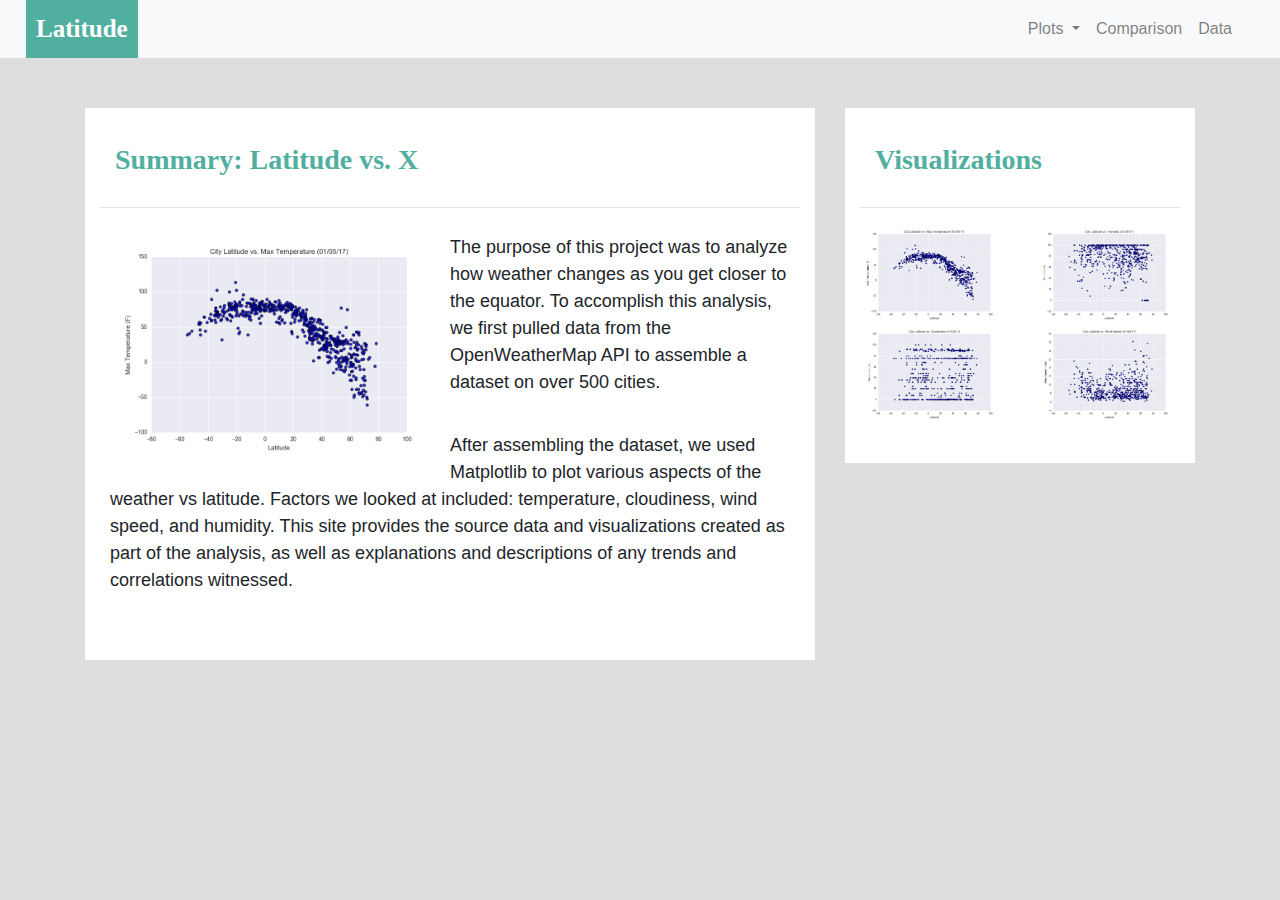
<file: index.html>
<!DOCTYPE html>
<html lang="en">

<head>
  <meta charset="UTF-8">
  <title>Summary</title>
  <link rel="stylesheet" href="https://stackpath.bootstrapcdn.com/bootstrap/4.3.1/css/bootstrap.min.css" integrity="sha384-ggOyR0iXCbMQv3Xipma34MD+dH/1fQ784/j6cY/iJTQUOhcWr7x9JvoRxT2MZw1T" crossorigin="anonymous">

  <script src="https://code.jquery.com/jquery-3.3.1.slim.min.js" integrity="sha384-q8i/X+965DzO0rT7abK41JStQIAqVgRVzpbzo5smXKp4YfRvH+8abtTE1Pi6jizo" crossorigin="anonymous"></script>
  <script src="https://cdnjs.cloudflare.com/ajax/libs/popper.js/1.14.7/umd/popper.min.js" integrity="sha384-UO2eT0CpHqdSJQ6hJty5KVphtPhzWj9WO1clHTMGa3JDZwrnQq4sF86dIHNDz0W1" crossorigin="anonymous"></script>
  <script src="https://stackpath.bootstrapcdn.com/bootstrap/4.3.1/js/bootstrap.min.js" integrity="sha384-JjSmVgyd0p3pXB1rRibZUAYoIIy6OrQ6VrjIEaFf/nJGzIxFDsf4x0xIM+B07jRM" crossorigin="anonymous"></script>

  <link rel="stylesheet" href="style.css">
</head>
<body>
    
    <!--Navbar adjustments-->
    <nav class="navbar navbar-expand-lg navbar-light bg-light">
        <!-- <div class="container"> -->
            <a class="navbar-brand text-white" href="index.html" >Latitude</a>
            <button class="navbar-toggler" type="button" data-toggle="collapse" data-target="#navbarSupportedContent" aria-controls="navbarSupportedContent" aria-expanded="false" aria-label="Toggle navigation">
                <span class="navbar-toggler-icon"></span>
            </button>
            
            <div class="collapse navbar-collapse" id="navbarSupportedContent">
                <ul class="navbar-nav ml-auto">    
                    <li class="nav-item dropdown">
                        <a class="nav-link dropdown-toggle" href="#" id="navbarDropdown" role="button" data-toggle="dropdown" aria-haspopup="true" aria-expanded="false">
                            Plots
                        </a>
                        <div class="dropdown-menu dropdown-menu-right" aria-labelledby="navbarDropdown">
                            <a class="dropdown-item" href="visualizations/Temperature.html">Max Temperature</a>
                            <a class="dropdown-item" href="visualizations/Humid.html">Humidity</a>
                            <a class="dropdown-item" href="visualizations/Cloud.html">Cloudiness</a>
                            <a class="dropdown-item" href="visualizations/Wind.html">Wind Speed</a>
                        </div>
                    </li>
                    <li class="nav-item">
                        <a class="nav-link" href="WebVisualizations/Compare.html">Comparison</a>
                    </li>
                    <li class="nav-item">
                        <a class="nav-link" href="WebVisualizations/Data.html">Data</a>
                    </li>
                </ul>
            </div>
        <!-- </div> -->
    </nav>
    
    <!--create container, rows and columns and add images -->
    <div class="container content">    
        <div class="row">
            <div class="col-md-8">
                <div class="col-md-12">
                    <h3>Summary: Latitude vs. X </h3>
                    <hr>
                    <div class="thumbnail">
                        <img class="img-thumbnail float-left" src="Resources/assets/images/Fig1.png " width="50%" alt="temperature">
                    </div>
                    <p>The purpose of this project was to analyze how weather changes as you get closer to the equator. To accomplish this analysis, we first pulled data from the OpenWeatherMap API to assemble a dataset on over 500 cities.  </p> 
                    
                    <p>After assembling the dataset, we used Matplotlib to plot various aspects of the weather vs latitude. Factors we looked at included: temperature, cloudiness, wind speed, and humidity. This site provides the source data and visualizations created as part of the analysis, as well as explanations and descriptions of any trends and correlations witnessed.</p>
                </div>
            </div>
            <!--visualization adjustments-->
            <div class="col-md-4">
                <div class="col-md-12">
                    <h3>Visualizations</h3>
                    <hr>
                    <div class="row">
                        <div class="col-3 col-md-6">
                            <a href="visualizations/Temperature.html"><img src="Resources/assets/images/Fig1.png" width="100%"  alt="temperature">
                            </a> 
                        </div>
                        <div class="col-3 col-md-6">
                            <a href="visualizations/Humid.html"><img src="Resources/assets/images/Fig2.png" width="100%" alt="humidity"></a>
                        </div>
                   
                        <div class="col-3 col-md-6">
                            <a href="visualizations/Cloud.html"><img src="Resources/assets/images/Fig3.png" width="100%"  alt="cloudiness"></a>
                        </div>

                        <div class="col-3 col-md-6">
                            <a href="visualizations/Wind.html"><img src="Resources/assets/images/Fig4.png"width="100%"  alt="wind speed"></a>
                        </div>
                    </div>
                </div>
            </div>
        </div>
    </div>
    
</body>
</file>
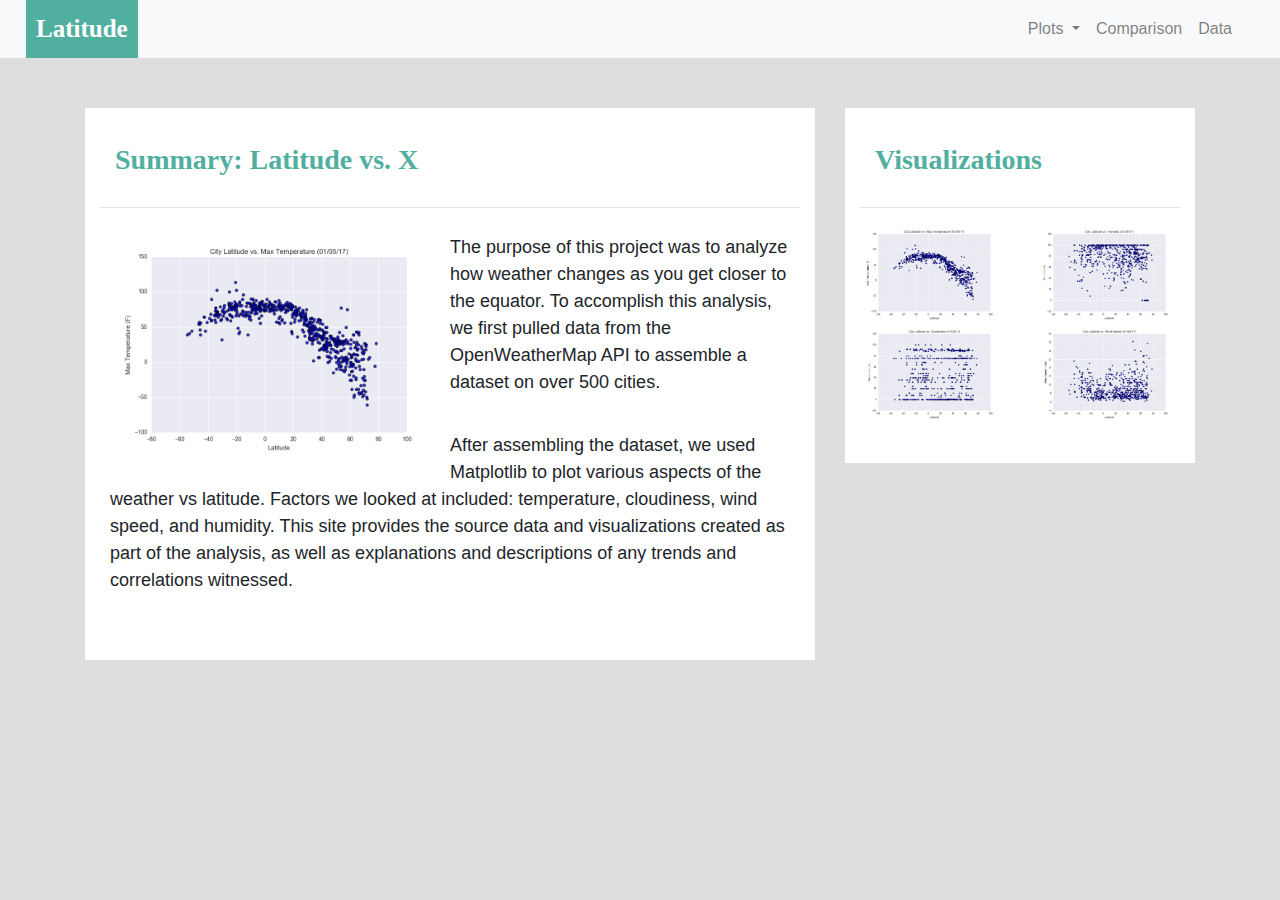
<file: WebVisualizations/index.html>
<!DOCTYPE html>
<html lang="en">

<head>
  <meta charset="UTF-8">
  <title>Summary</title>
  <link rel="stylesheet" href="https://stackpath.bootstrapcdn.com/bootstrap/4.3.1/css/bootstrap.min.css" integrity="sha384-ggOyR0iXCbMQv3Xipma34MD+dH/1fQ784/j6cY/iJTQUOhcWr7x9JvoRxT2MZw1T" crossorigin="anonymous">

  <script src="https://code.jquery.com/jquery-3.3.1.slim.min.js" integrity="sha384-q8i/X+965DzO0rT7abK41JStQIAqVgRVzpbzo5smXKp4YfRvH+8abtTE1Pi6jizo" crossorigin="anonymous"></script>
  <script src="https://cdnjs.cloudflare.com/ajax/libs/popper.js/1.14.7/umd/popper.min.js" integrity="sha384-UO2eT0CpHqdSJQ6hJty5KVphtPhzWj9WO1clHTMGa3JDZwrnQq4sF86dIHNDz0W1" crossorigin="anonymous"></script>
  <script src="https://stackpath.bootstrapcdn.com/bootstrap/4.3.1/js/bootstrap.min.js" integrity="sha384-JjSmVgyd0p3pXB1rRibZUAYoIIy6OrQ6VrjIEaFf/nJGzIxFDsf4x0xIM+B07jRM" crossorigin="anonymous"></script>

  <link rel="stylesheet" href="style.css">
</head>
<body>
    
    <!--Navbar adjustments-->
    <nav class="navbar navbar-expand-lg navbar-light bg-light">
        <!-- <div class="container"> -->
            <a class="navbar-brand text-white" href="index.html" >Latitude</a>
            <button class="navbar-toggler" type="button" data-toggle="collapse" data-target="#navbarSupportedContent" aria-controls="navbarSupportedContent" aria-expanded="false" aria-label="Toggle navigation">
                <span class="navbar-toggler-icon"></span>
            </button>
            
            <div class="collapse navbar-collapse" id="navbarSupportedContent">
                <ul class="navbar-nav ml-auto">    
                    <li class="nav-item dropdown">
                        <a class="nav-link dropdown-toggle" href="#" id="navbarDropdown" role="button" data-toggle="dropdown" aria-haspopup="true" aria-expanded="false">
                            Plots
                        </a>
                        <div class="dropdown-menu dropdown-menu-right" aria-labelledby="navbarDropdown">
                            <a class="dropdown-item" href="../visualizations/Temperature.html">Max Temperature</a>
                            <a class="dropdown-item" href="../visualizations/Humid.html">Humidity</a>
                            <a class="dropdown-item" href="../visualizations/Cloud.html">Cloudiness</a>
                            <a class="dropdown-item" href="../visualizations/Wind.html">Wind Speed</a>
                        </div>
                    </li>
                    <li class="nav-item">
                        <a class="nav-link" href="Compare.html">Comparison</a>
                    </li>
                    <li class="nav-item">
                        <a class="nav-link" href="Data.html">Data</a>
                    </li>
                </ul>
            </div>
        <!-- </div> -->
    </nav>
    
    <!--create container, rows and columns and add images -->
    <div class="container content">    
        <div class="row">
            <div class="col-md-8">
                <div class="col-md-12">
                    <h3>Summary: Latitude vs. X </h3>
                    <hr>
                    <div class="thumbnail">
                        <img class="img-thumbnail float-left" src="../Resources/assets/images/Fig1.png " width="50%" alt="temperature">
                    </div>
                    <p>The purpose of this project was to analyze how weather changes as you get closer to the equator. To accomplish this analysis, we first pulled data from the OpenWeatherMap API to assemble a dataset on over 500 cities.  </p> 
                    
                    <p>After assembling the dataset, we used Matplotlib to plot various aspects of the weather vs latitude. Factors we looked at included: temperature, cloudiness, wind speed, and humidity. This site provides the source data and visualizations created as part of the analysis, as well as explanations and descriptions of any trends and correlations witnessed.</p>
                </div>
            </div>
            <!--visualization adjustments-->
            <div class="col-md-4">
                <div class="col-md-12">
                    <h3>Visualizations</h3>
                    <hr>
                    <div class="row">
                        <div class="col-3 col-md-6">
                            <a href="../visualizations/Temperature.html"><img src="../Resources/assets/images/Fig1.png" width="100%"  alt="temperature">
                            </a> 
                        </div>
                        <div class="col-3 col-md-6">
                            <a href="../visualizations/Humid.html"><img src="../Resources/assets/images/Fig2.png" width="100%" alt="humidity"></a>
                        </div>
                   
                        <div class="col-3 col-md-6">
                            <a href="../visualizations/Cloud.html"><img src="../Resources/assets/images/Fig3.png" width="100%"  alt="cloudiness"></a>
                        </div>

                        <div class="col-3 col-md-6">
                            <a href="../visualizations/Wind.html"><img src="../Resources/assets/images/Fig4.png"width="100%"  alt="wind speed"></a>
                        </div>
                    </div>
                </div>
            </div>
        </div>
    </div>
    
</body>
</file>
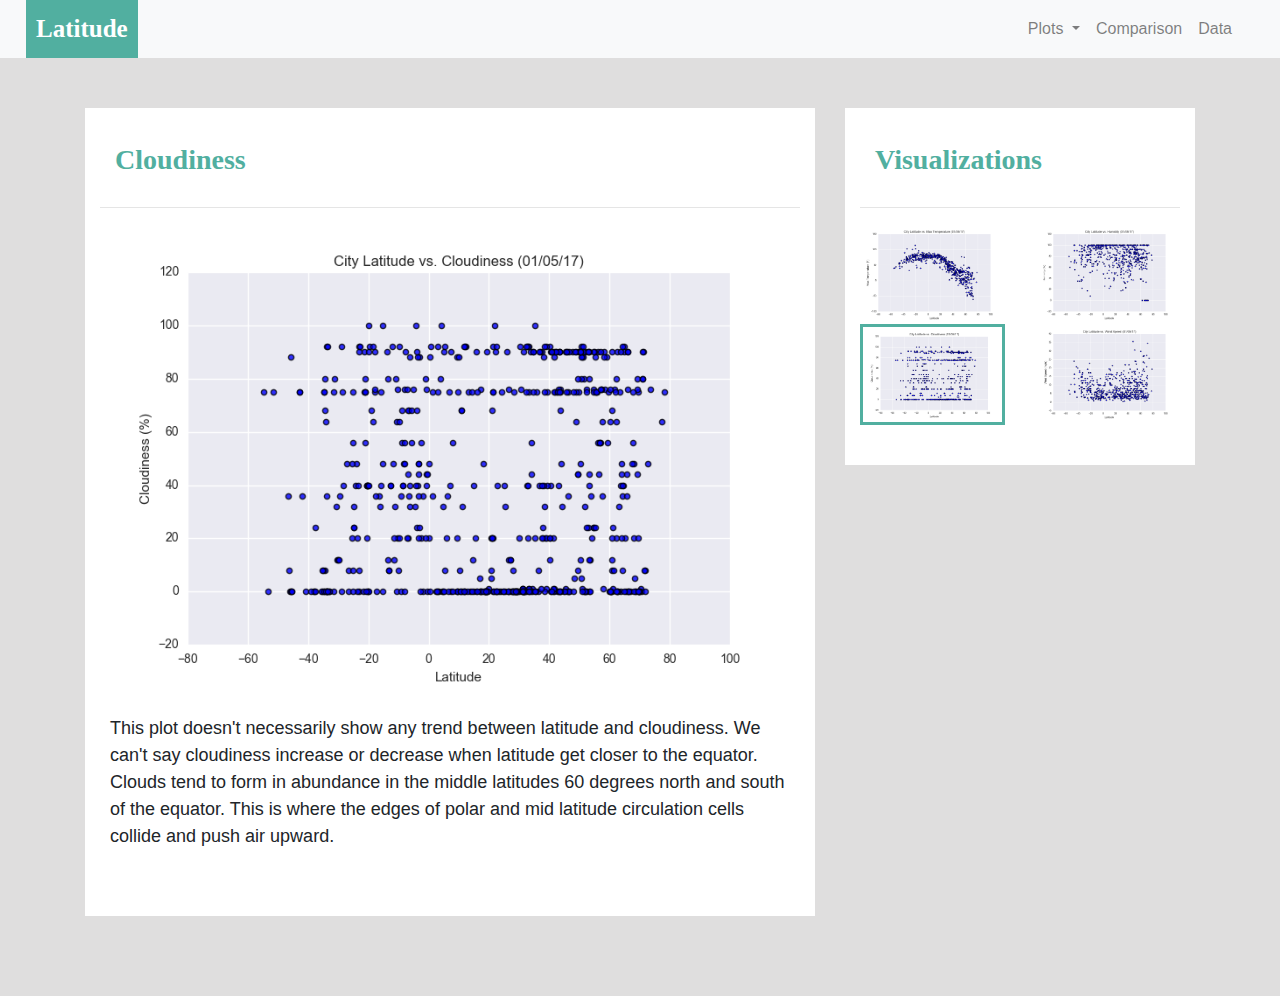
<file: visualizations/Cloud.html>
<!DOCTYPE html>
<html lang="en">

<head>
  <meta charset="UTF-8">
  <title>Cloudiness</title>
  <link rel="stylesheet" href="https://stackpath.bootstrapcdn.com/bootstrap/4.3.1/css/bootstrap.min.css" integrity="sha384-ggOyR0iXCbMQv3Xipma34MD+dH/1fQ784/j6cY/iJTQUOhcWr7x9JvoRxT2MZw1T" crossorigin="anonymous">

  <script src="https://code.jquery.com/jquery-3.3.1.slim.min.js" integrity="sha384-q8i/X+965DzO0rT7abK41JStQIAqVgRVzpbzo5smXKp4YfRvH+8abtTE1Pi6jizo" crossorigin="anonymous"></script>
  <script src="https://cdnjs.cloudflare.com/ajax/libs/popper.js/1.14.7/umd/popper.min.js" integrity="sha384-UO2eT0CpHqdSJQ6hJty5KVphtPhzWj9WO1clHTMGa3JDZwrnQq4sF86dIHNDz0W1" crossorigin="anonymous"></script>
  <script src="https://stackpath.bootstrapcdn.com/bootstrap/4.3.1/js/bootstrap.min.js" integrity="sha384-JjSmVgyd0p3pXB1rRibZUAYoIIy6OrQ6VrjIEaFf/nJGzIxFDsf4x0xIM+B07jRM" crossorigin="anonymous"></script>

  <link rel="stylesheet" href="style.css">
</head>
<body>
    <!--Navbar adjustments-->
    <nav class="navbar navbar-expand-lg navbar-light bg-light">
        <!-- <div class="container"> -->
            <a class="navbar-brand text-white" href="../index.html">Latitude</a>
            <button class="navbar-toggler" type="button" data-toggle="collapse" data-target="#navbarSupportedContent" aria-controls="navbarSupportedContent" aria-expanded="false" aria-label="Toggle navigation">
                <span class="navbar-toggler-icon"></span>
            </button>
                
            <div class="collapse navbar-collapse" id="navbarSupportedContent">
                <ul class="navbar-nav ml-auto">    
                    <li class="nav-item dropdown">
                        <a class="nav-link dropdown-toggle" href="#" id="navbarDropdown" role="button" data-toggle="dropdown" aria-haspopup="true" aria-expanded="false">
                            Plots
                        </a>
                        <div class="dropdown-menu dropdown-menu-right" aria-labelledby="navbarDropdown">
                            <a class="dropdown-item" href="Temperature.html">Max Temperature</a>
                            <a class="dropdown-item" href="Humid.html">Humidity</a>
                            <a class="dropdown-item" href="Cloud.html">Cloudiness</a>
                            <a class="dropdown-item" href="Wind.html">Wind Speed</a>
                        </div>
                    </li>
                    <li class="nav-item">
                        <a class="nav-link" href="../WebVisualizations/Compare.html">Comparison</a>
                    </li>
                    <li class="nav-item">
                        <a class="nav-link" href="../WebVisualizations/Data.html">Data</a>
                    </li>
                </ul>
            </div>
        <!-- </div>  -->
    </nav>
    <!--cloudiness content adjustments-->
    <div class="container content">
        <div class="row">
            <div class="col-md-8">
                <div class="col-md-12">
                    <h3>Cloudiness</h3>
                    <hr>
                    <img src="../Resources/assets/images/Fig3.png" width="100%" alt="cloudiness">
                    <br>
                    <p>This plot doesn't necessarily show any trend between latitude and cloudiness. We can't say cloudiness increase or decrease when latitude get closer to the equator. Clouds tend to form in abundance in the middle latitudes 60 degrees north and south of the equator. This is where the edges of polar and mid latitude circulation cells collide and push air upward. </p>
                </div>
            </div>
            <!--visualizations container adjustments-->
            <div class="col-md-4">
                <div class="col-md-12">
                    <h3>Visualizations</h3>
                    <hr>
                    <div class="row">
                        <div class="col-3 col-md-6">
                            <a href="Temperature.html"><img src="../Resources/assets/images/Fig1.png" width="100%" alt="temprature"></a>
                        </div>
                       
                        <div class="col-3 col-md-6">
                            <a href="Humid.html"><img src="../Resources/assets/images/Fig2.png" width="100%" alt="humidity"></a>
                        </div>
                    
                        <div class="col-3 col-md-6">
                            <a href="Cloud.html"><img class="pic" src="../Resources/assets/images/Fig3.png" width="100%" alt="cloudiness"></a>
                        </div>
                        
                        <div class="col-3 col-md-6">
                            <a href="Wind.html"><img src="../Resources/assets/images/Fig4.png" width="100%" alt="windspeed"></a>
                        </div>
                    </div>
                </div>
            </div>            
        </div>    
    </div>
    
</body>
</html>
</file>
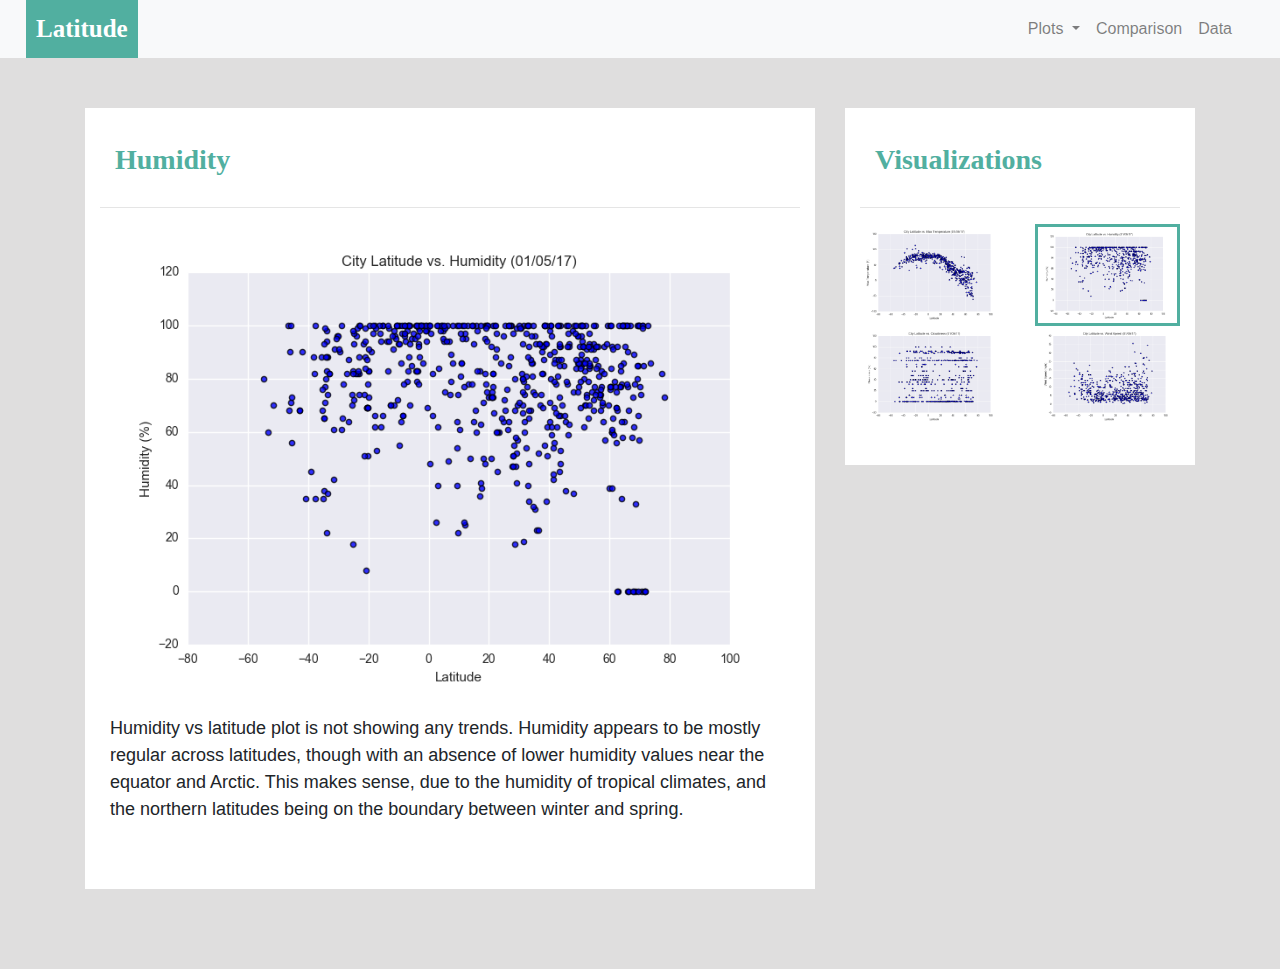
<file: visualizations/Humid.html>
<!DOCTYPE html>
<html lang="en">

<head>
  <meta charset="UTF-8">
  <title>Humidity</title>
  <link rel="stylesheet" href="https://stackpath.bootstrapcdn.com/bootstrap/4.3.1/css/bootstrap.min.css" integrity="sha384-ggOyR0iXCbMQv3Xipma34MD+dH/1fQ784/j6cY/iJTQUOhcWr7x9JvoRxT2MZw1T" crossorigin="anonymous">

  <script src="https://code.jquery.com/jquery-3.3.1.slim.min.js" integrity="sha384-q8i/X+965DzO0rT7abK41JStQIAqVgRVzpbzo5smXKp4YfRvH+8abtTE1Pi6jizo" crossorigin="anonymous"></script>
  <script src="https://cdnjs.cloudflare.com/ajax/libs/popper.js/1.14.7/umd/popper.min.js" integrity="sha384-UO2eT0CpHqdSJQ6hJty5KVphtPhzWj9WO1clHTMGa3JDZwrnQq4sF86dIHNDz0W1" crossorigin="anonymous"></script>
  <script src="https://stackpath.bootstrapcdn.com/bootstrap/4.3.1/js/bootstrap.min.js" integrity="sha384-JjSmVgyd0p3pXB1rRibZUAYoIIy6OrQ6VrjIEaFf/nJGzIxFDsf4x0xIM+B07jRM" crossorigin="anonymous"></script>

  <link rel="stylesheet" href="style.css">
</head>
<body>
    <!--Navbar adjustments-->
    <nav class="navbar navbar-expand-lg navbar-light bg-light">
        <!-- <div class="container"> -->
            <a class="navbar-brand text-white" href="../index.html">Latitude</a>
            <button class="navbar-toggler" type="button" data-toggle="collapse" data-target="#navbarSupportedContent" aria-controls="navbarSupportedContent" aria-expanded="false" aria-label="Toggle navigation">
                <span class="navbar-toggler-icon"></span>
            </button>
                
            <div class="collapse navbar-collapse" id="navbarSupportedContent">
                <ul class="navbar-nav ml-auto">    
                    <li class="nav-item dropdown">
                        <a class="nav-link dropdown-toggle" href="#" id="navbarDropdown" role="button" data-toggle="dropdown" aria-haspopup="true" aria-expanded="false">
                            Plots
                        </a>
                        <div class="dropdown-menu dropdown-menu-right" aria-labelledby="navbarDropdown">
                            <a class="dropdown-item" href="Temperature.html">Max Temperature</a>
                            <a class="dropdown-item" href="Humid.html">Humidity</a>
                            <a class="dropdown-item" href="Cloud.html">Cloudiness</a>
                            <a class="dropdown-item" href="Wind.html">Wind Speed</a>
                        </div>
                    </li>
                    <li class="nav-item">
                        <a class="nav-link" href="../WebVisualizations/Compare.html">Comparison</a>
                    </li>
                    <li class="nav-item">
                        <a class="nav-link" href="../WebVisualizations/Data.html">Data</a>
                    </li>
                </ul>
            </div>
        <!-- </div> -->
    </nav>

    <div class="container content">
        <div class="row">
            <div class="col-md-8">
                <div class="col-md-12">
                    <h3>Humidity</h3>
                    <hr>
                    
                    <img src="../Resources/assets/images/Fig2.png" width="100%" alt="humidity">
                    <br>
                    <p>Humidity vs latitude plot is not showing any trends. Humidity appears to be mostly regular across latitudes, though with an absence of lower humidity values near the equator and Arctic. This makes sense, due to the humidity of tropical climates, and the northern latitudes being on the boundary between winter and spring.  </p>
                </div>
            </div>
<!--visualization part of the page-->            
            <div class="col-md-4">
                <div class="col-md-12">
                    <h3>Visualizations</h3>
                    <hr>
                    <div class="row">
                        <div class="col-3 col-md-6">
                            <a href="Temperature.html"><img src="../Resources/assets/images/Fig1.png" width="100%" alt="temprature">
                            </a>
                        </div>
                        
                        <div class="col-3 col-md-6">
                            <a href="Humid.html"><img class="pic" src="../Resources/assets/images/Fig2.png" width="100%" alt="humidity"></a>
                        </div>
                    
                        <div class="col-3 col-md-6">
                            <a href="Cloud.html"><img src="../Resources/assets/images/Fig3.png" width="100%" alt="cloudiness"></a>
                        </div>
                        
                        <div class="col-3 col-md-6">
                            <a href="Wind.html"><img src="../Resources/assets/images/Fig4.png" width="100%" alt="windspeed"></a>
                        </div>
                    </div>
                </div>
            </div>            
        </div>    
    </div>
  
</body>
</html>
</file>
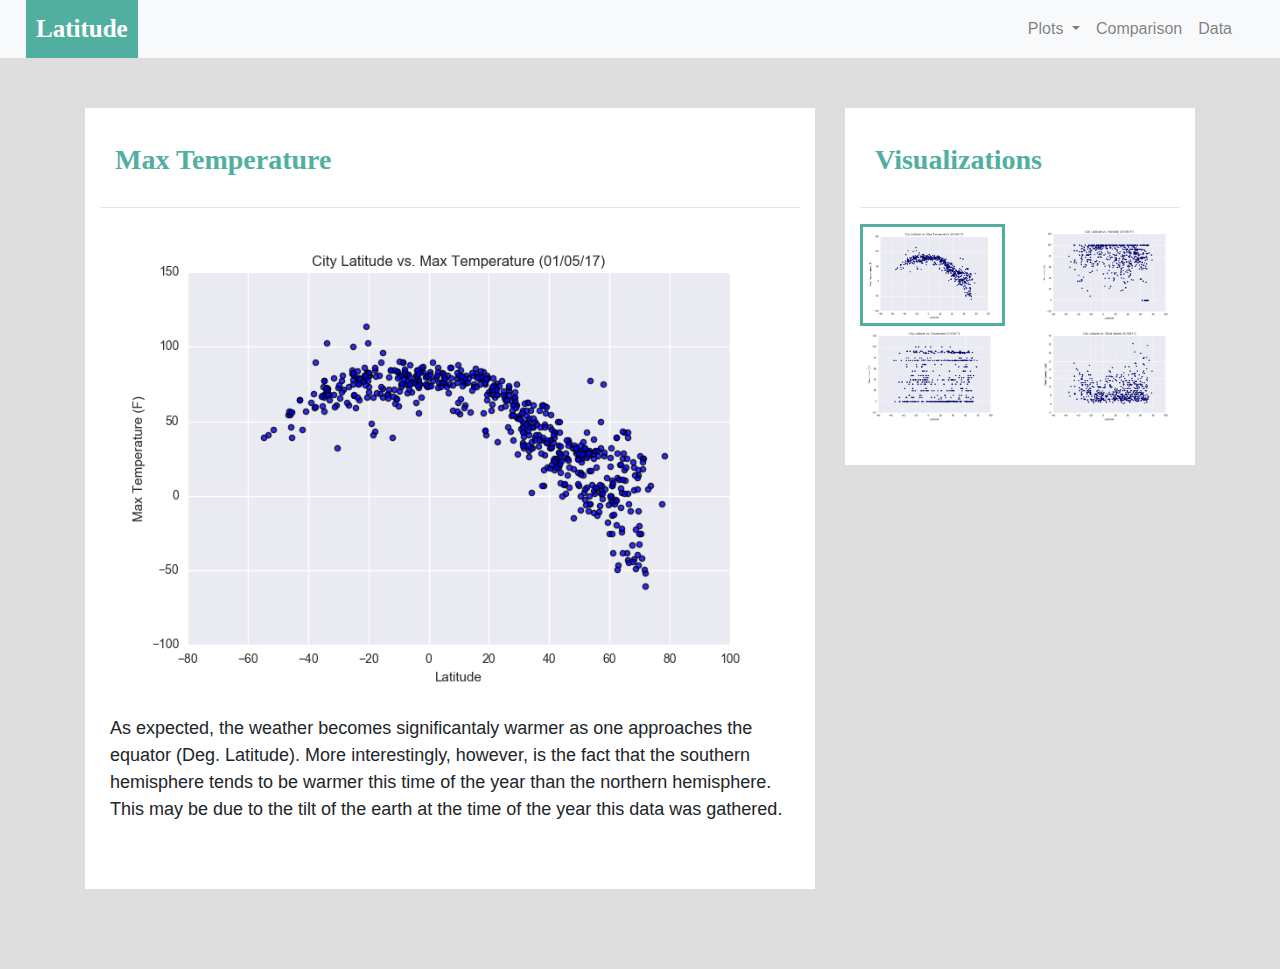
<file: visualizations/Temperature.html>
<!DOCTYPE html>
<html lang="en">

<head>
  <meta charset="UTF-8">
  <title>Temperature</title>
  <link rel="stylesheet" href="https://stackpath.bootstrapcdn.com/bootstrap/4.3.1/css/bootstrap.min.css" integrity="sha384-ggOyR0iXCbMQv3Xipma34MD+dH/1fQ784/j6cY/iJTQUOhcWr7x9JvoRxT2MZw1T" crossorigin="anonymous">

  <script src="https://code.jquery.com/jquery-3.3.1.slim.min.js" integrity="sha384-q8i/X+965DzO0rT7abK41JStQIAqVgRVzpbzo5smXKp4YfRvH+8abtTE1Pi6jizo" crossorigin="anonymous"></script>
  <script src="https://cdnjs.cloudflare.com/ajax/libs/popper.js/1.14.7/umd/popper.min.js" integrity="sha384-UO2eT0CpHqdSJQ6hJty5KVphtPhzWj9WO1clHTMGa3JDZwrnQq4sF86dIHNDz0W1" crossorigin="anonymous"></script>
  <script src="https://stackpath.bootstrapcdn.com/bootstrap/4.3.1/js/bootstrap.min.js" integrity="sha384-JjSmVgyd0p3pXB1rRibZUAYoIIy6OrQ6VrjIEaFf/nJGzIxFDsf4x0xIM+B07jRM" crossorigin="anonymous"></script>

  <link rel="stylesheet" href="style.css">
</head>
<body>
    <!--Navbar adjustments-->
    <nav class="navbar navbar-expand-lg navbar-light bg-light">
        <!-- <div class="container"> -->
            <a class="navbar-brand text-white" href="../index.html">Latitude</a>
            <button class="navbar-toggler" type="button" data-toggle="collapse" data-target="#navbarSupportedContent" aria-controls="navbarSupportedContent" aria-expanded="false" aria-label="Toggle navigation">
                <span class="navbar-toggler-icon"></span>
            </button>
                
            <div class="collapse navbar-collapse" id="navbarSupportedContent">
                <ul class="navbar-nav ml-auto">    
                    <li class="nav-item dropdown">
                        <a class="nav-link dropdown-toggle" href="#" id="navbarDropdown" role="button" data-toggle="dropdown" aria-haspopup="true" aria-expanded="false">
                            Plots
                        </a>
                        <div class="dropdown-menu dropdown-menu-right" aria-labelledby="navbarDropdown">
                            <a class="dropdown-item" href="Temperature.html">Max Temperature</a>
                            <a class="dropdown-item" href="Humid.html">Humidity</a>
                            <a class="dropdown-item" href="Cloud.html">Cloudiness</a>
                            <a class="dropdown-item" href="Wind.html">Wind Speed</a>
                        </div>
                    </li>
                    <li class="nav-item">
                        <a class="nav-link" href="../WebVisualizations/Compare.html">Comparison</a>
                    </li>
                    <li class="nav-item">
                        <a class="nav-link" href="../WebVisualizations/Data.html">Data</a>
                    </li>
                </ul>
            </div>
        <!-- </div> -->
    </nav>
    <!--temprature content adjustments-->
    <div class="container content">
        <div class="row">
            <div class="col-md-8">
                <div class="col-md-12">
                    <h3>Max Temperature</h3>
                    <hr>
                    <img src="../Resources/assets/images/Fig1.png" width="100%" alt="temperature">
                    <br>
                    <p>As expected, the weather becomes significantaly warmer as one approaches the equator (Deg. Latitude). More interestingly, however, is the fact that the southern hemisphere tends to be warmer this time of the year than the northern hemisphere. This may be due to the tilt of the earth at the time of the year this data was gathered.</p>
                </div>
            </div>
            <!--visualizations container -->
            <div class="col-md-4">
                <div class="col-md-12">
                    <h3>Visualizations</h3>
                    <hr>
                    <div class="row">
                        <div class="col-3 col-md-6">
                            <a href="Temperature.html"><img class="pic" src="../Resources/assets/images/Fig1.png" width="100%" alt="temprature"></a>
                        </div>
                        
                        <div class="col-3 col-md-6">
                            <a href="Humid.html"><img src="../Resources/assets/images/Fig2.png" width="100%" alt="humidity"></a>
                        </div>
                    
                        <div class="col-3 col-md-6">
                            <a href="Cloud.html"><img src="../Resources/assets/images/Fig3.png" width="100%" alt="cloudiness"></a>
                        </div>
                        
                        <div class="col-3 col-md-6">
                            <a href="Wind.html"><img src="../Resources/assets/images/Fig4.png" width="100%" alt="windspeed"></a>
                        </div>
                    </div>
                </div>
            </div>    
                    
        </div>    
    </div>
        
</body>
</html>
</file>
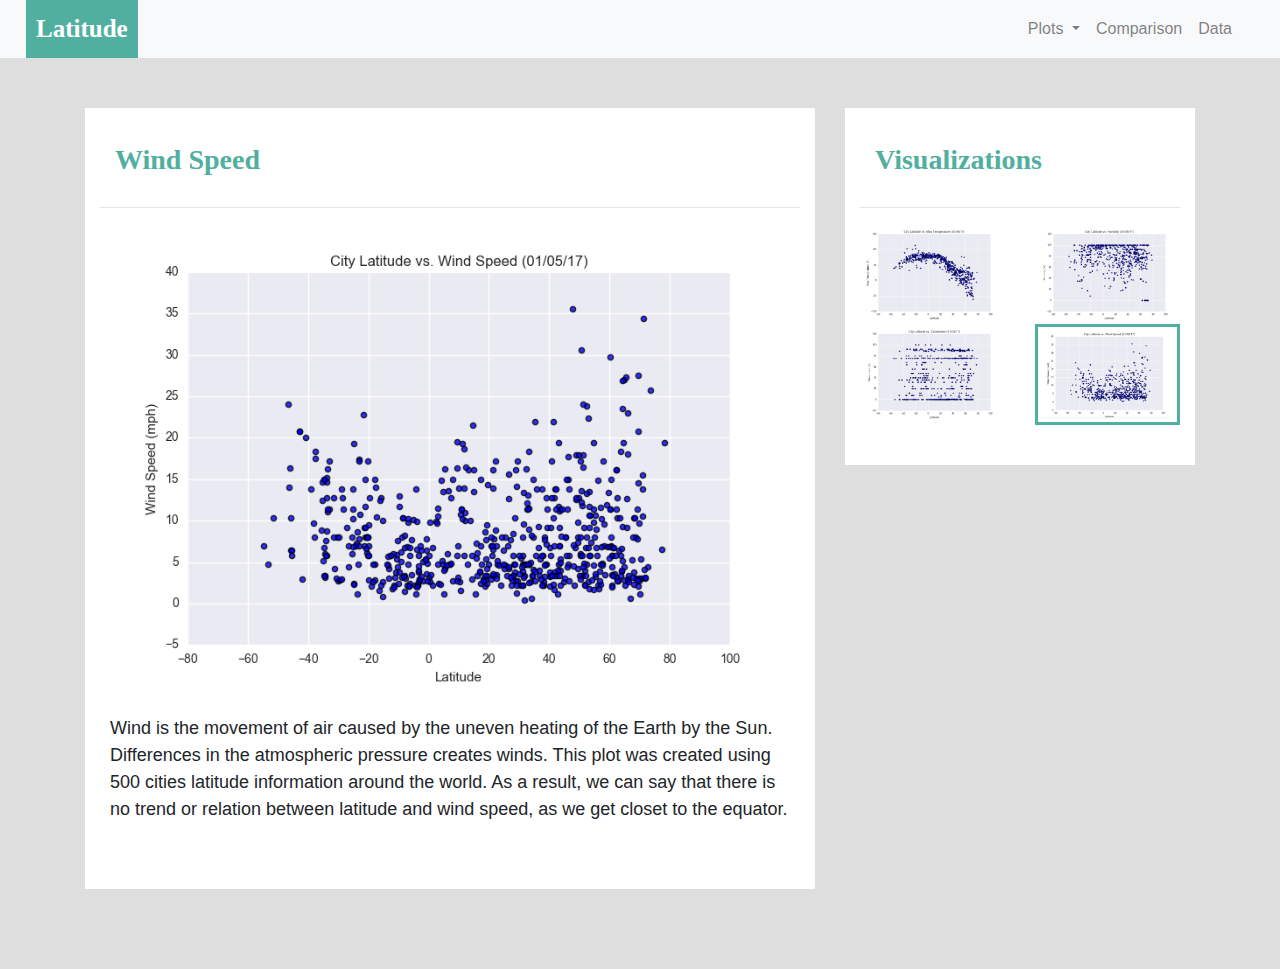
<file: visualizations/Wind.html>
<!DOCTYPE html>
<html lang="en">

<head>
  <meta charset="UTF-8">
  <title>Wind Speed</title>
  <link rel="stylesheet" href="https://stackpath.bootstrapcdn.com/bootstrap/4.3.1/css/bootstrap.min.css" integrity="sha384-ggOyR0iXCbMQv3Xipma34MD+dH/1fQ784/j6cY/iJTQUOhcWr7x9JvoRxT2MZw1T" crossorigin="anonymous">

  <script src="https://code.jquery.com/jquery-3.3.1.slim.min.js" integrity="sha384-q8i/X+965DzO0rT7abK41JStQIAqVgRVzpbzo5smXKp4YfRvH+8abtTE1Pi6jizo" crossorigin="anonymous"></script>
  <script src="https://cdnjs.cloudflare.com/ajax/libs/popper.js/1.14.7/umd/popper.min.js" integrity="sha384-UO2eT0CpHqdSJQ6hJty5KVphtPhzWj9WO1clHTMGa3JDZwrnQq4sF86dIHNDz0W1" crossorigin="anonymous"></script>
  <script src="https://stackpath.bootstrapcdn.com/bootstrap/4.3.1/js/bootstrap.min.js" integrity="sha384-JjSmVgyd0p3pXB1rRibZUAYoIIy6OrQ6VrjIEaFf/nJGzIxFDsf4x0xIM+B07jRM" crossorigin="anonymous"></script>

  <link rel="stylesheet" href="style.css">
</head>
<body>
    <!--Navbar adjustments-->
    <nav class="navbar navbar-expand-lg navbar-light bg-light">
        <!-- <div class="container"> -->
            <a class="navbar-brand text-white" href="../index.html">Latitude</a>
            <button class="navbar-toggler" type="button" data-toggle="collapse" data-target="#navbarSupportedContent" aria-controls="navbarSupportedContent" aria-expanded="false" aria-label="Toggle navigation">
                <span class="navbar-toggler-icon"></span>
            </button>
                
            <div class="collapse navbar-collapse" id="navbarSupportedContent">
                <ul class="navbar-nav ml-auto">    
                    <li class="nav-item dropdown">
                        <a class="nav-link dropdown-toggle" href="#" id="navbarDropdown" role="button" data-toggle="dropdown" aria-haspopup="true" aria-expanded="false">
                            Plots
                        </a>
                        <div class="dropdown-menu dropdown-menu-right" aria-labelledby="navbarDropdown">
                            <a class="dropdown-item" href="Temperature.html">Max Temperature</a>
                            <a class="dropdown-item" href="Humid.html">Humidity</a>
                            <a class="dropdown-item" href="Cloud.html">Cloudiness</a>
                            <a class="dropdown-item" href="Wind.html">Wind Speed</a>
                        </div>
                    </li>
                    <li class="nav-item">
                        <a class="nav-link" href="../WebVisualizations/Compare.html">Comparison</a>
                    </li>
                    <li class="nav-item">
                        <a class="nav-link" href="../WebVisualizations/Data.html">Data</a>
                    </li>
                </ul>
            </div>
        <!-- </div> -->
    </nav>
    <!--wind speed content adjustments-->
    <div class="container content">
        <div class="row">
            <div class="col-md-8">
                <div class="col-md-12">
                    <h3>Wind Speed</h3>
                    <hr>
                    <img src="../Resources/assets/images/Fig4.png" width="100%" alt="wind speed">
                    <br>
                    <p>Wind is the movement of air caused by the uneven heating of the Earth by the Sun. Differences in the atmospheric pressure creates winds. This plot was created using 500 cities latitude information around the world. As a result, we can say that there is no trend or relation between latitude and wind speed, as we get closet to the equator. </p>
                </div>
            </div>
            <!--visualizations container adjustments-->
            <div class="col-md-4">
                <div class="col-md-12">
                    <h3>Visualizations</h3>
                    <hr>
                    <div class="row">
                        <div class="col-3 col-md-6">
                            <a href="Temperature.html"><img src="../Resources/assets/images/Fig1.png" width="100%" alt="temprature"></a>
                        </div>
                        
                        <div class="col-3 col-md-6">
                            <a href="Humid.html"><img src="../Resources/assets/images/Fig2.png" width="100%" alt="humidity"></a>
                        </div>
                        
                        <div class="col-3 col-md-6">
                            <a href="Cloud.html"><img src="../Resources/assets/images/Fig3.png" width="100%" alt="cloudiness"></a>
                        </div>
                        
                        <div class="col-3 col-md-6">
                            <a href="Wind.html"><img class="pic" src="../Resources/assets/images/Fig4.png" width="100%" alt="windspeed"></a>
                        </div>
                    </div>
                </div>
            </div>            
        </div>    
    </div>
   
</body>
</html>
</file>
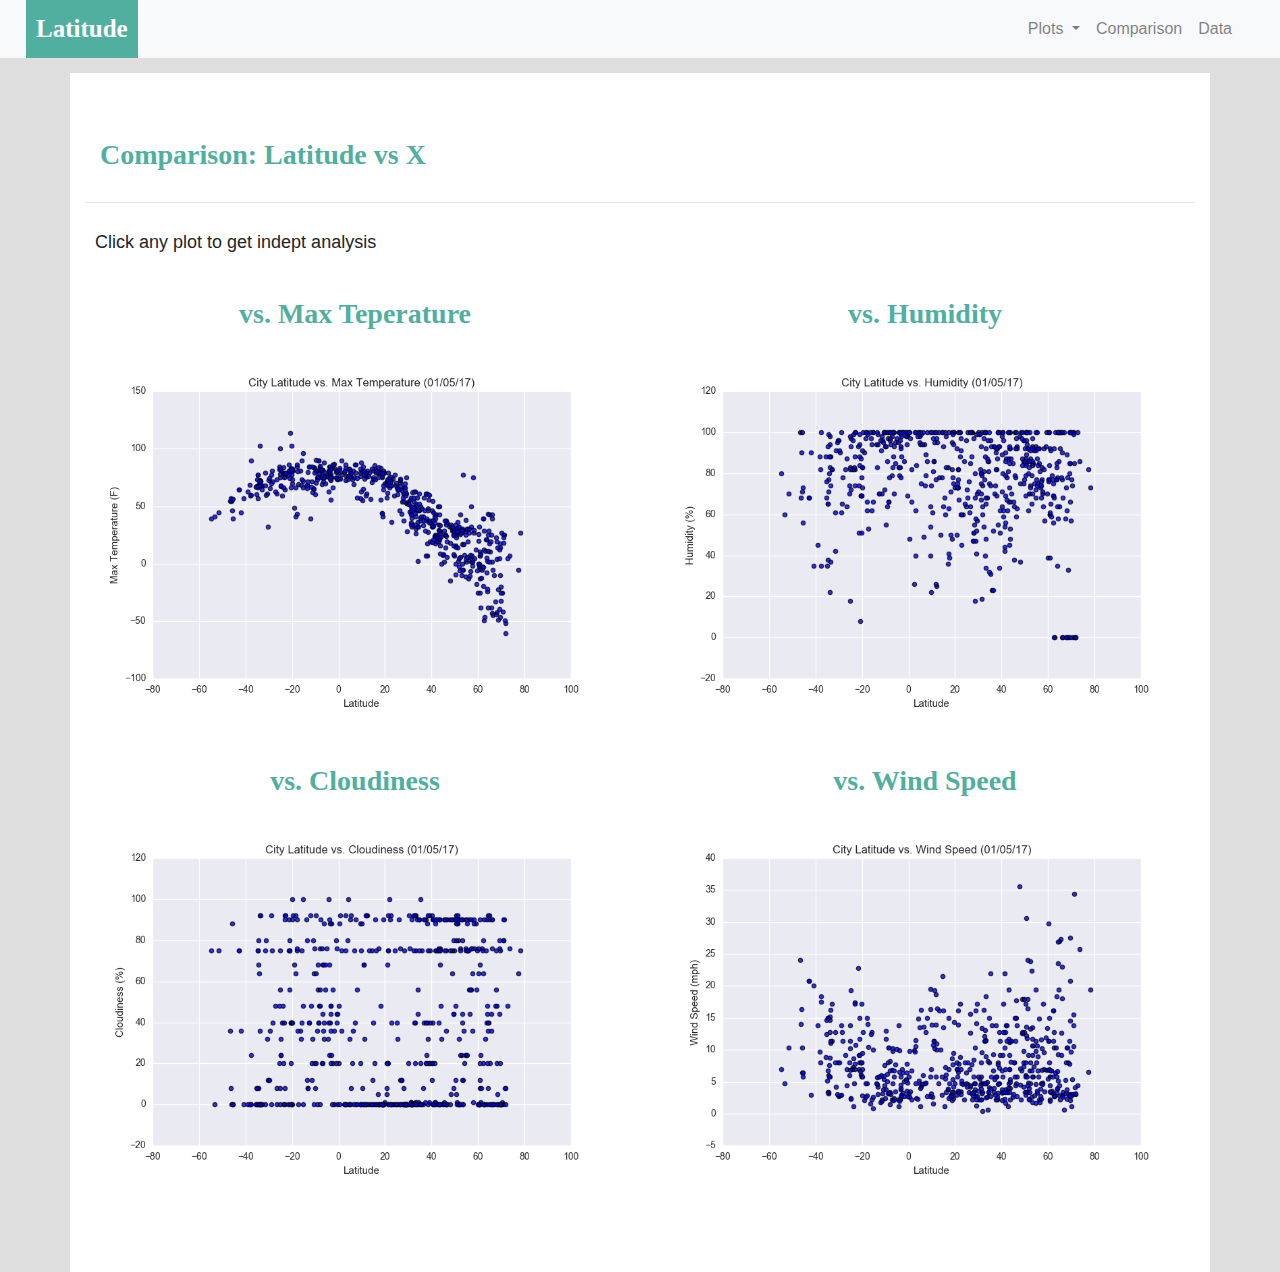
<file: WebVisualizations/Compare.html>
<!DOCTYPE html>
<html lang="en">

<head>
  <meta charset="UTF-8">
  <title>Comparison</title>
  <link rel="stylesheet" href="https://stackpath.bootstrapcdn.com/bootstrap/4.3.1/css/bootstrap.min.css" integrity="sha384-ggOyR0iXCbMQv3Xipma34MD+dH/1fQ784/j6cY/iJTQUOhcWr7x9JvoRxT2MZw1T" crossorigin="anonymous">

  <script src="https://code.jquery.com/jquery-3.3.1.slim.min.js" integrity="sha384-q8i/X+965DzO0rT7abK41JStQIAqVgRVzpbzo5smXKp4YfRvH+8abtTE1Pi6jizo" crossorigin="anonymous"></script>
  <script src="https://cdnjs.cloudflare.com/ajax/libs/popper.js/1.14.7/umd/popper.min.js" integrity="sha384-UO2eT0CpHqdSJQ6hJty5KVphtPhzWj9WO1clHTMGa3JDZwrnQq4sF86dIHNDz0W1" crossorigin="anonymous"></script>
  <script src="https://stackpath.bootstrapcdn.com/bootstrap/4.3.1/js/bootstrap.min.js" integrity="sha384-JjSmVgyd0p3pXB1rRibZUAYoIIy6OrQ6VrjIEaFf/nJGzIxFDsf4x0xIM+B07jRM" crossorigin="anonymous"></script>

  <link rel="stylesheet" href="style.css">
</head>
<body>
    <!--Navbar adjustments-->
    <nav class="navbar navbar-expand-lg navbar-light bg-light">
        <!-- <div class="container"> -->
            <a class="navbar-brand text-white" href="../index.html">Latitude</a>
            <button class="navbar-toggler" type="button" data-toggle="collapse" data-target="#navbarSupportedContent" aria-controls="navbarSupportedContent" aria-expanded="false" aria-label="Toggle navigation">
                <span class="navbar-toggler-icon"></span>
            </button>
                
            <div class="collapse navbar-collapse" id="navbarSupportedContent">
                <ul class="navbar-nav ml-auto">    
                    <li class="nav-item dropdown">
                        <a class="nav-link dropdown-toggle" href="#" id="navbarDropdown" role="button" data-toggle="dropdown" aria-haspopup="true" aria-expanded="false">
                            Plots
                        </a>
                        <div class="dropdown-menu dropdown-menu-right" aria-labelledby="navbarDropdown">
                            <a class="dropdown-item" href="../visualizations/Temperature.html">Max Temperature</a>
                            <a class="dropdown-item" href="../visualizations/Humid.html">Humidity</a>
                            <a class="dropdown-item" href="../visualizations/Cloud.html">Cloudiness</a>
                            <a class="dropdown-item" href="../visualizations/Wind.html">Wind Speed</a>
                        </div>
                    </li>
                    <li class="nav-item">
                        <a class="nav-link" href="Compare.html">Comparison</a>
                    </li>
                    <li class="nav-item">
                        <a class="nav-link" href="Data.html">Data</a>
                    </li>
                </ul>
            </div>
        <!-- </div> -->
    </nav>
    
    <!--Add plots in a container-->
    <div class="container content bg-white">
        <h3>Comparison: Latitude vs X</h3>
        <hr>
        <p>Click any plot to get indept analysis</p>
        <div class="row">
            <div class="col-md-6">
                <h3 class="text-center">vs. Max Teperature</h3>
                <a href="../visualizations/Temperature.html"><img width="100%" src="../Resources/assets/images/Fig1.png"></a>   
            </div>
            <div class="col-md-6">
                <h3 class="text-center">vs. Humidity</h3>
                <a href="../visualizations/Humid.html"><img width="100%" src="../Resources/assets/images/Fig2.png"></a>  
            </div>
        </div>
        <br>
        <div class="row">
            <div class="col-md-6">
                <h3 class="text-center">vs. Cloudiness </h3>
                <a href="../visualizations/Cloud.html"><img width="100%" src="../Resources/assets/images/Fig3.png"></a>   
            </div>
            <div class="col-md-6">
                <h3 class="text-center">vs. Wind Speed</h3>
                <a href="../visualizations/Wind.html"><img width="100%" src="../Resources/assets/images/Fig4.png"></a>  
            </div>
        </div>   
    </div>
    
    
</body>
</html>
</file>
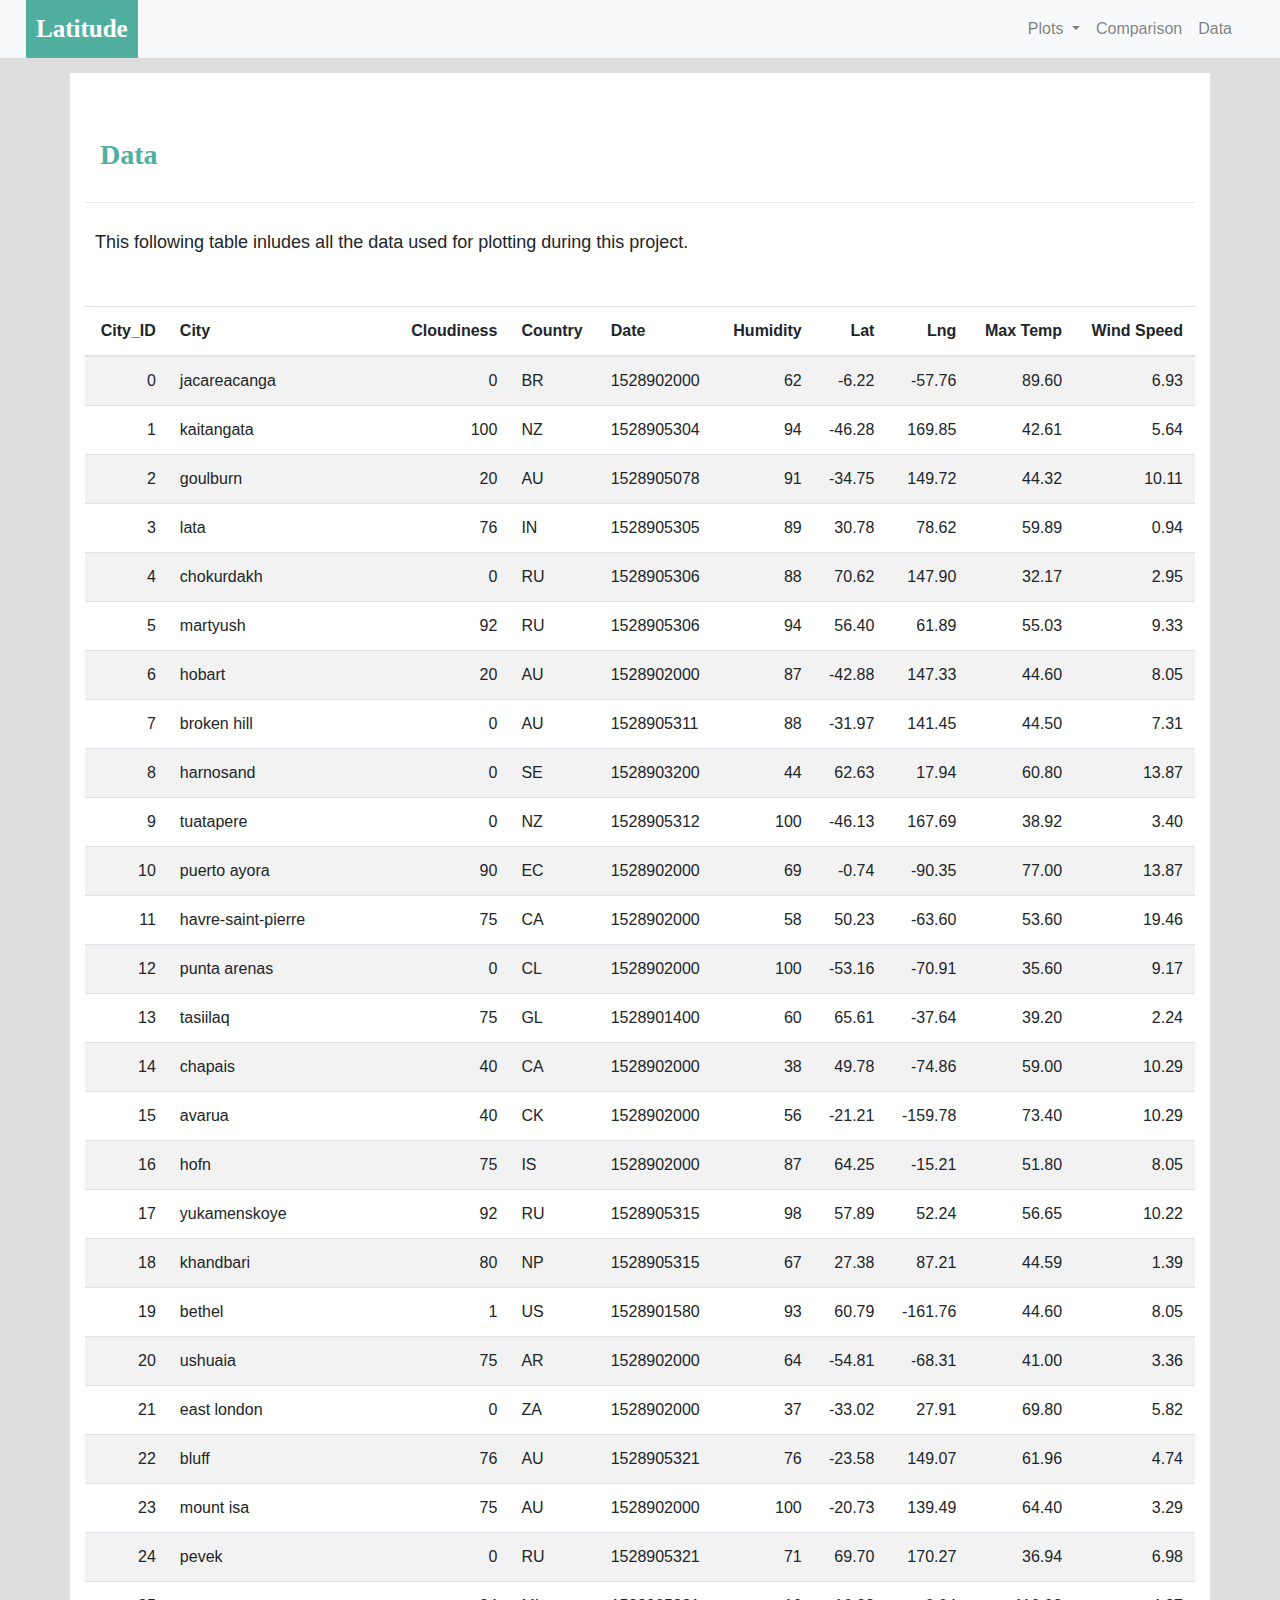
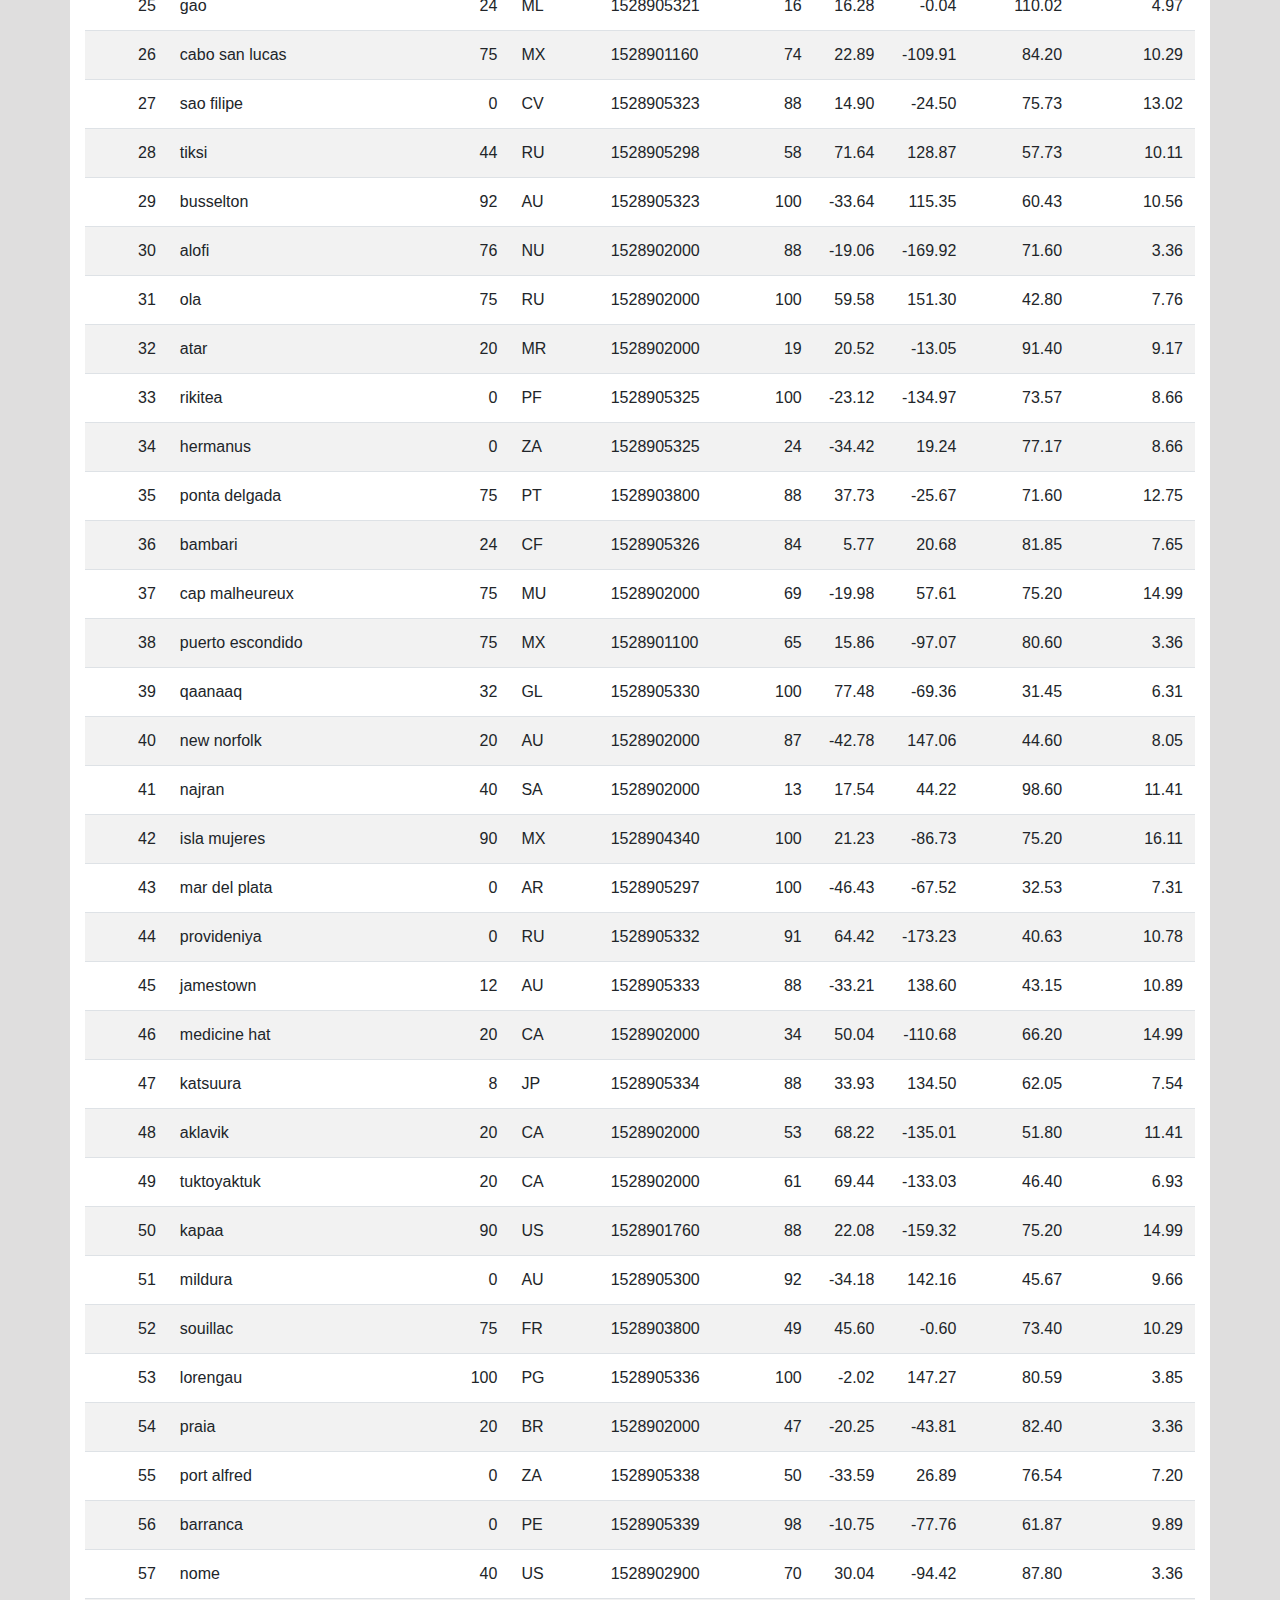
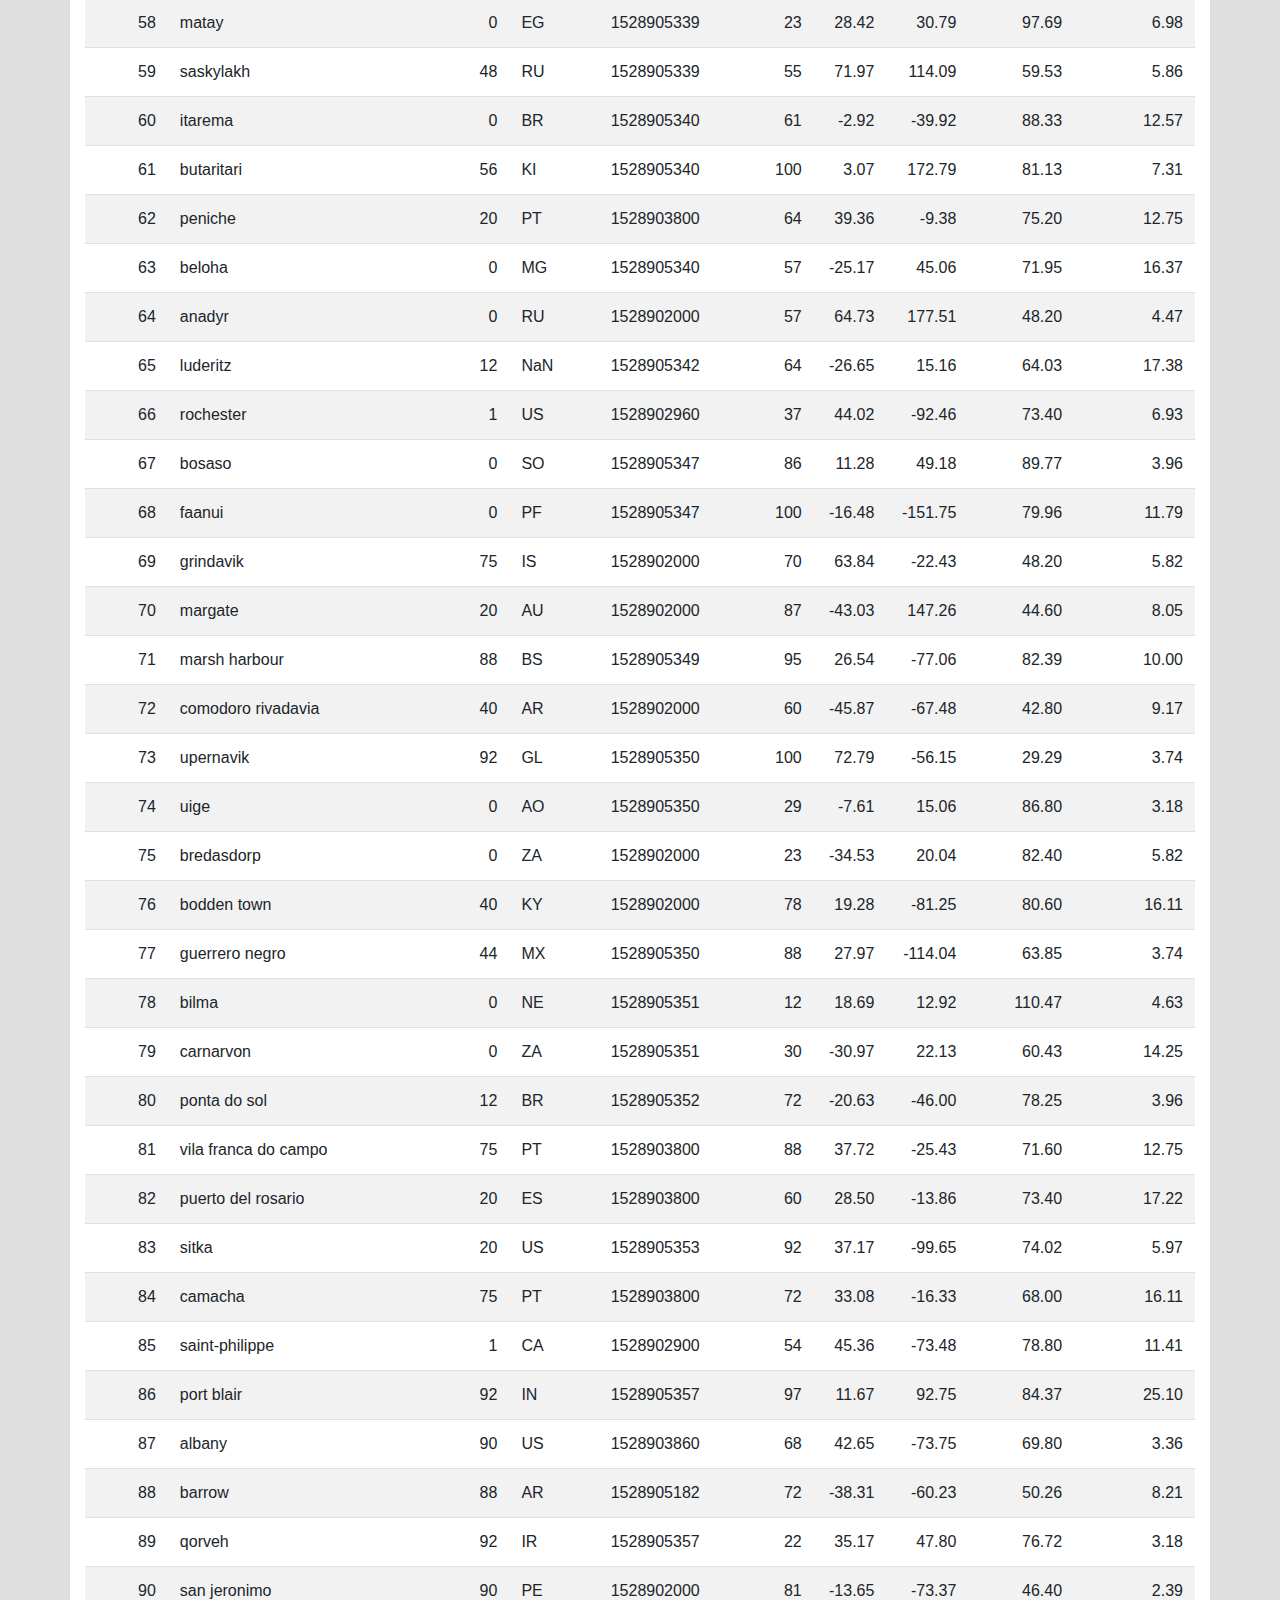
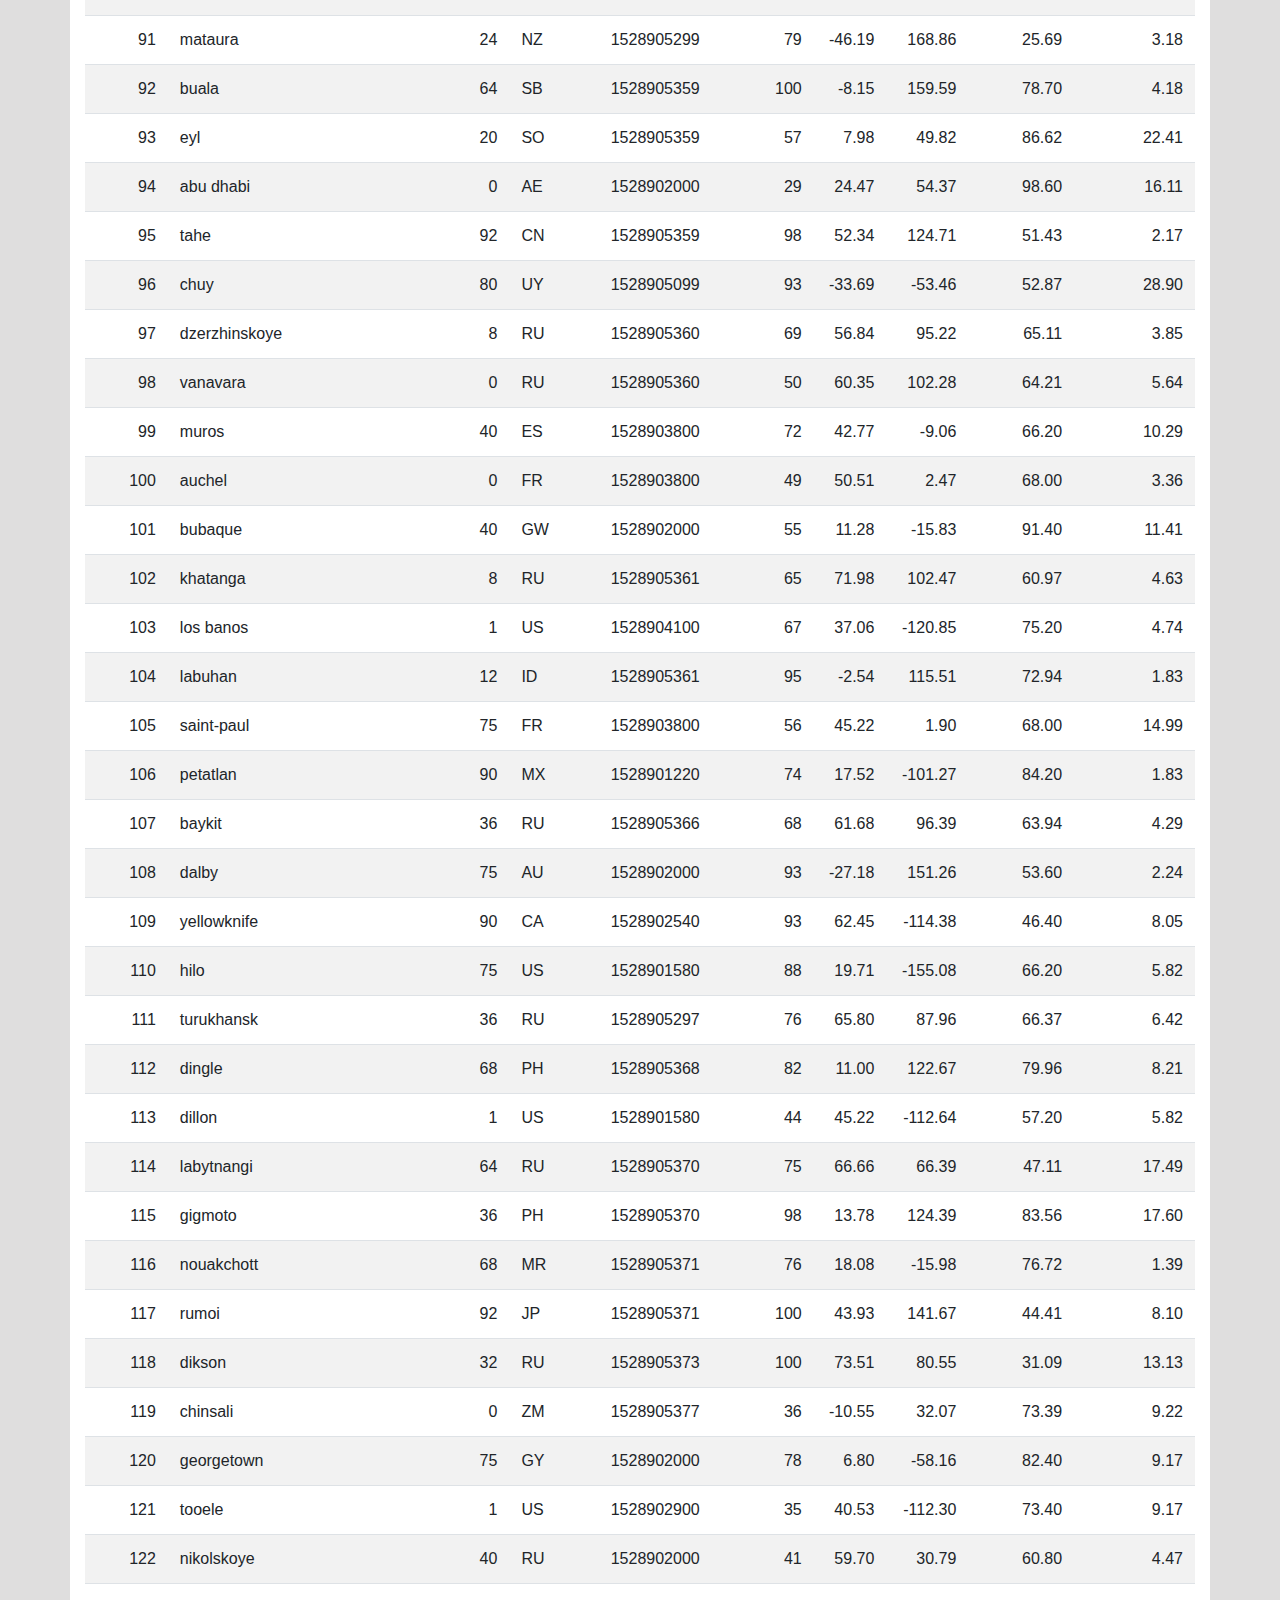
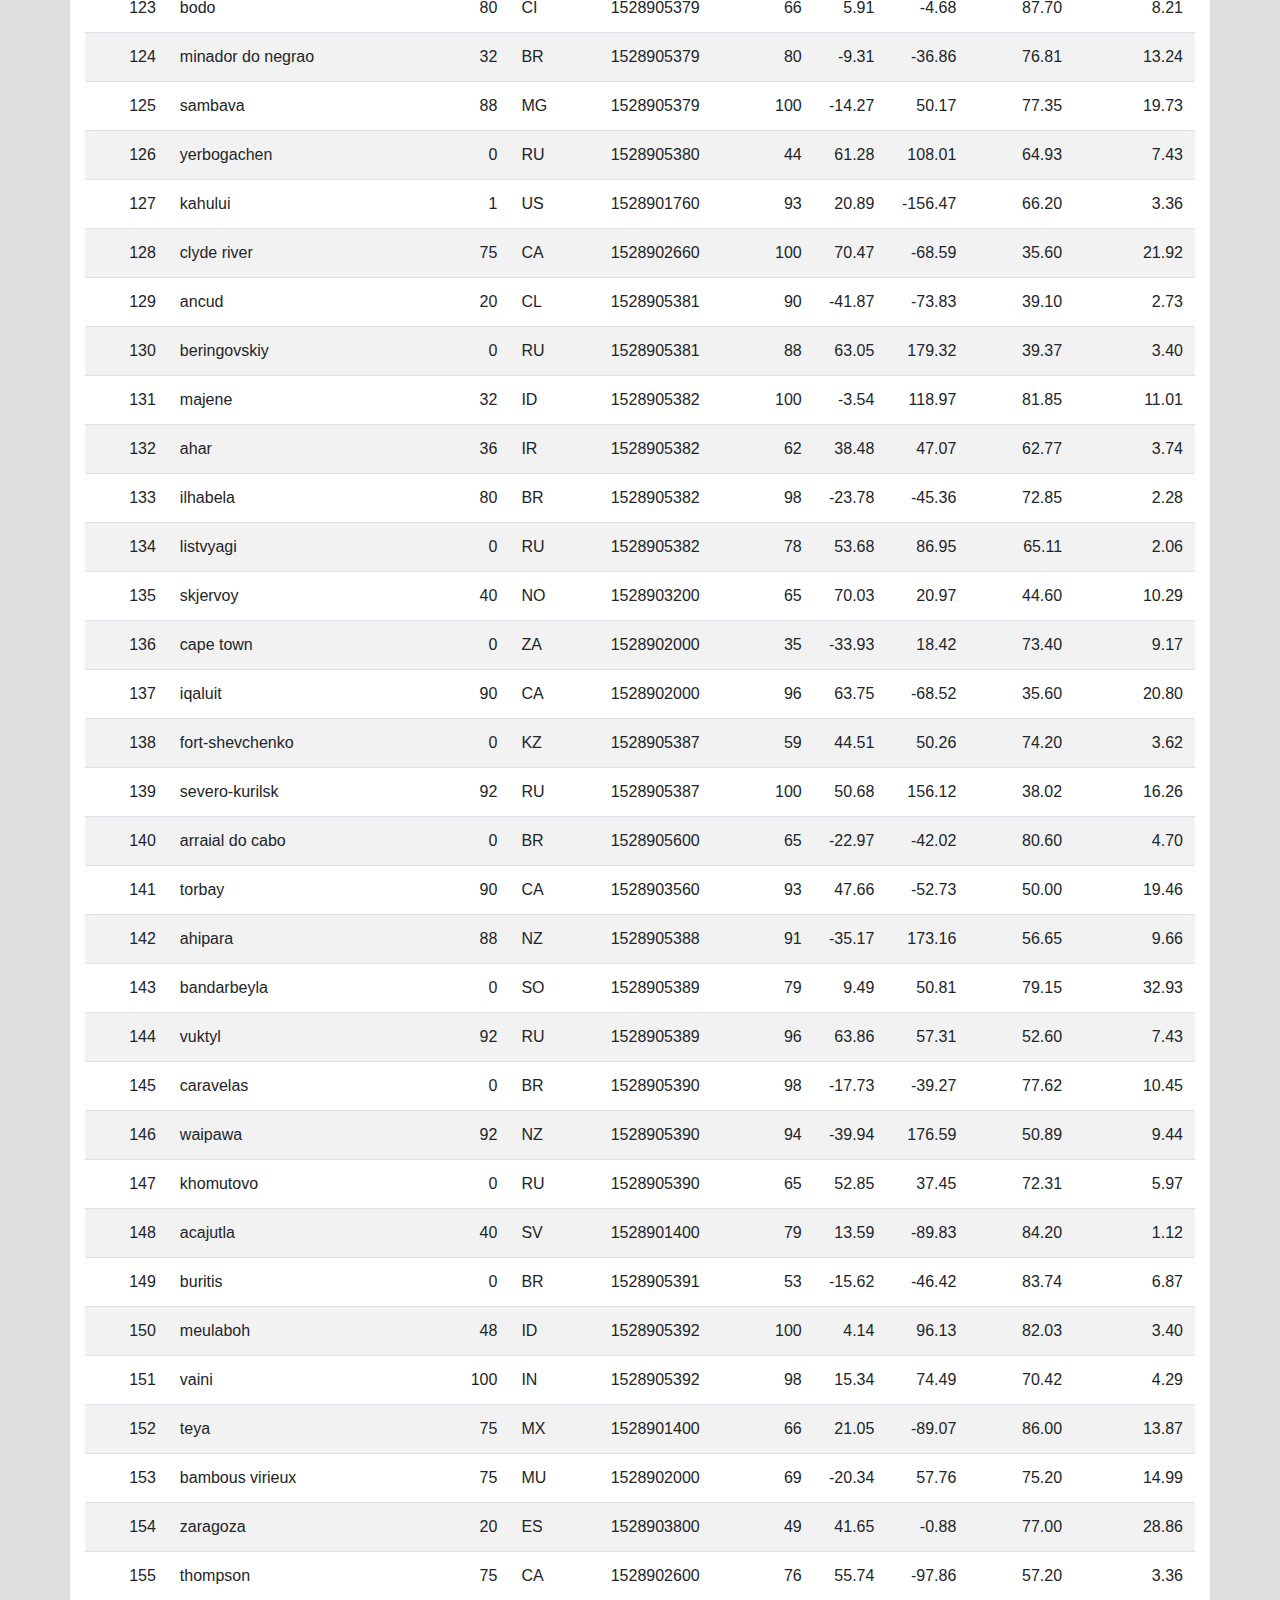
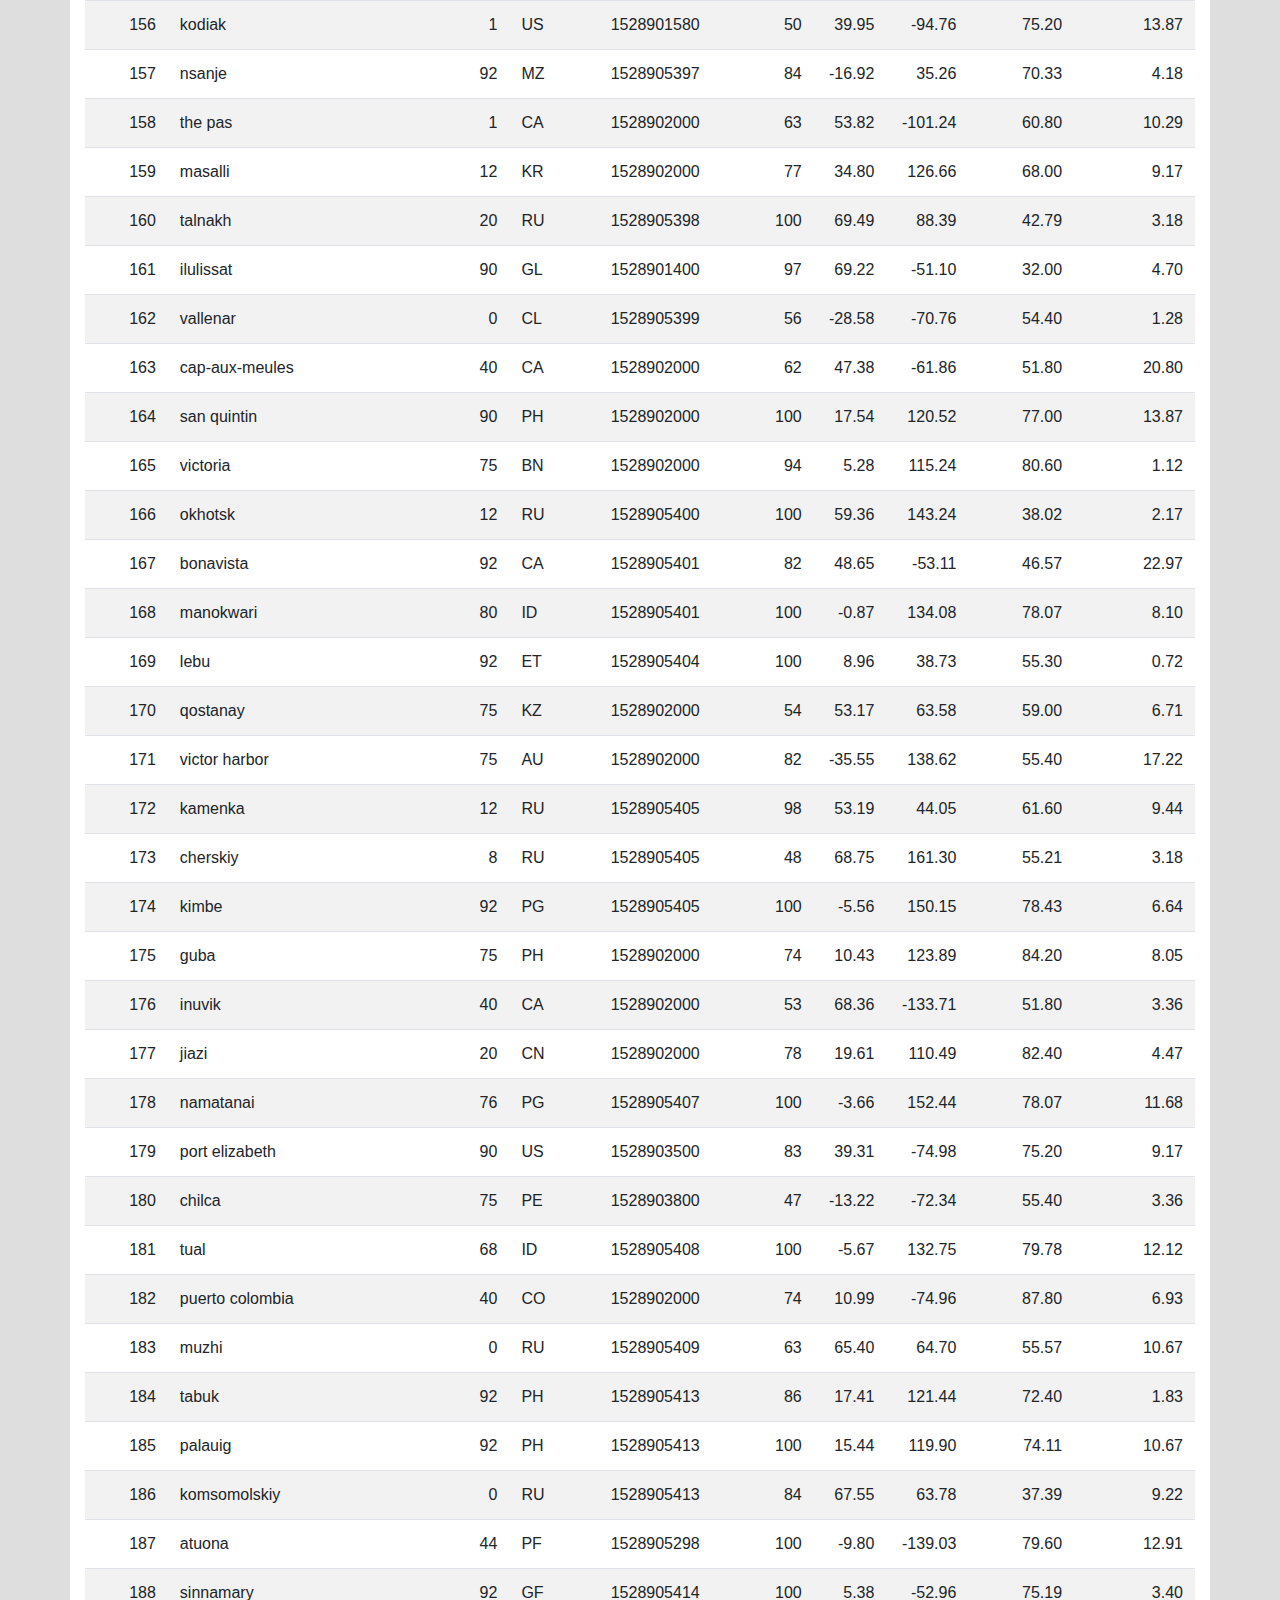
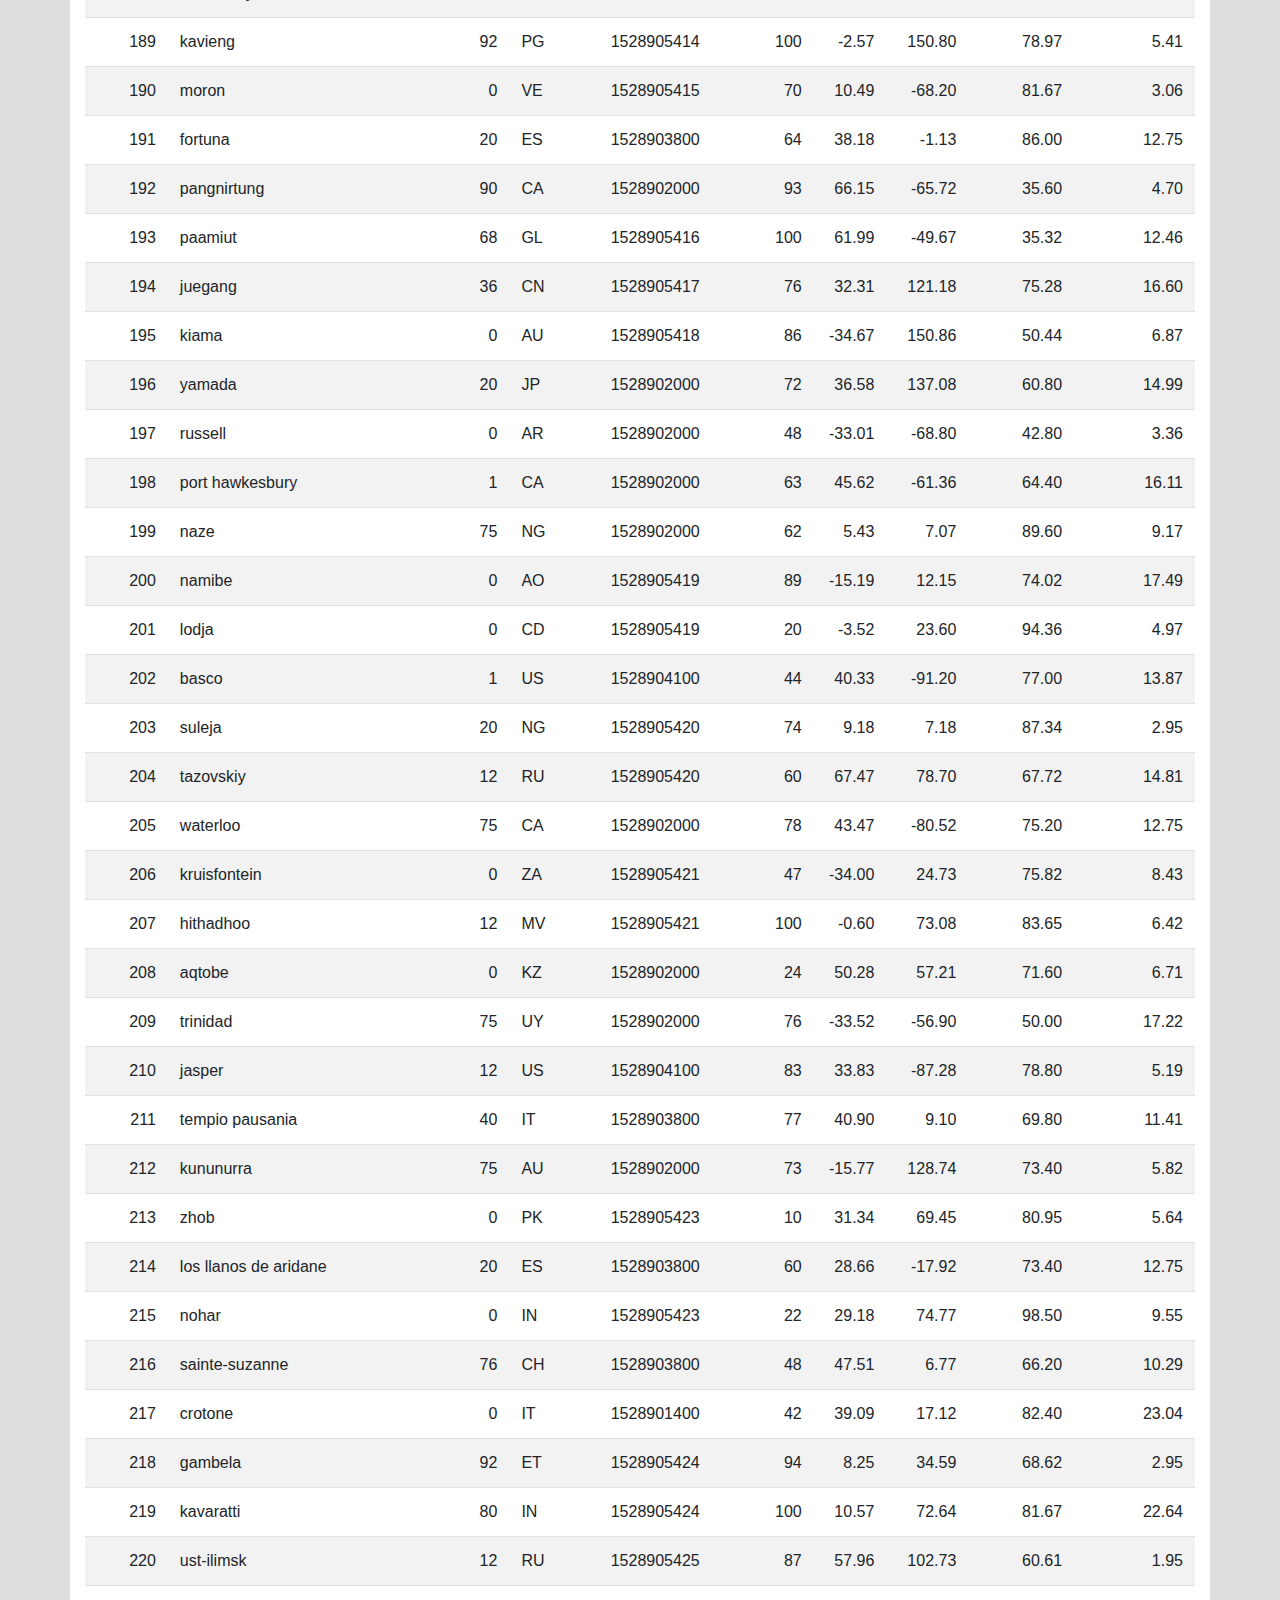
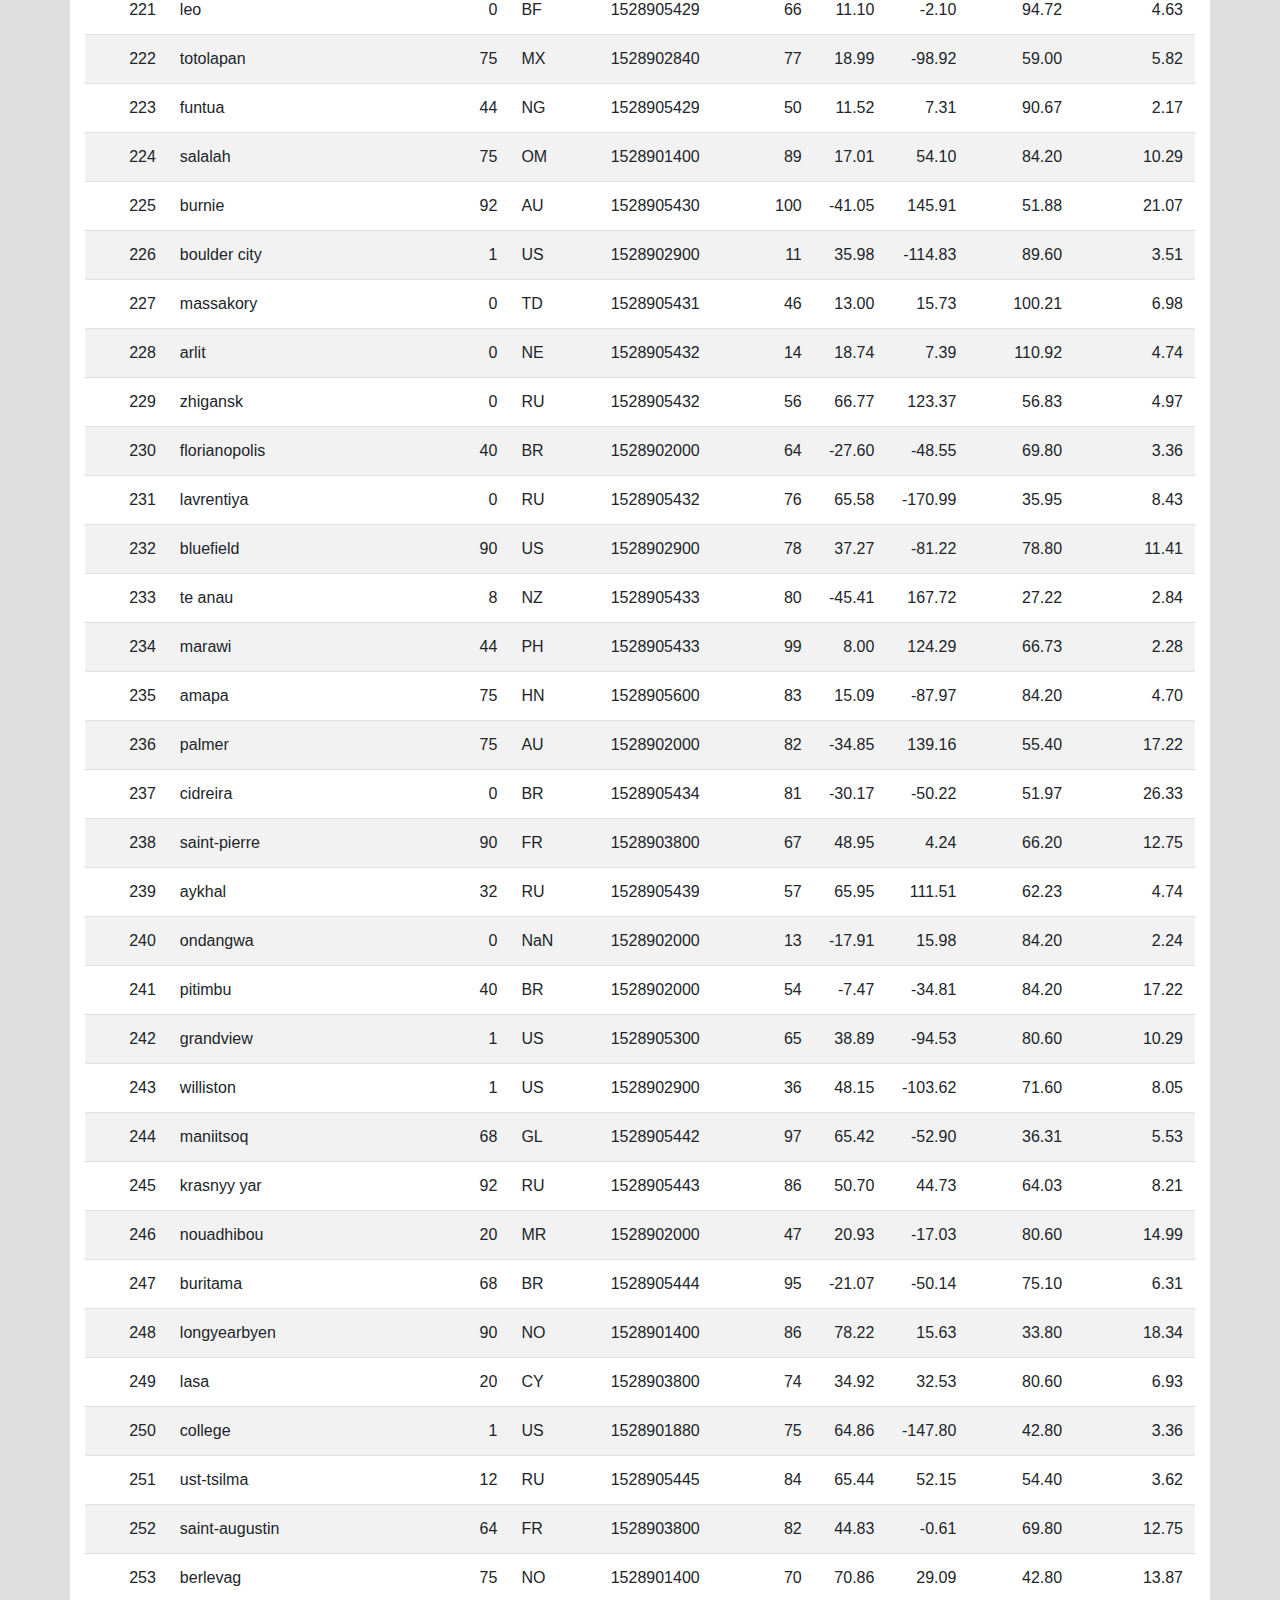
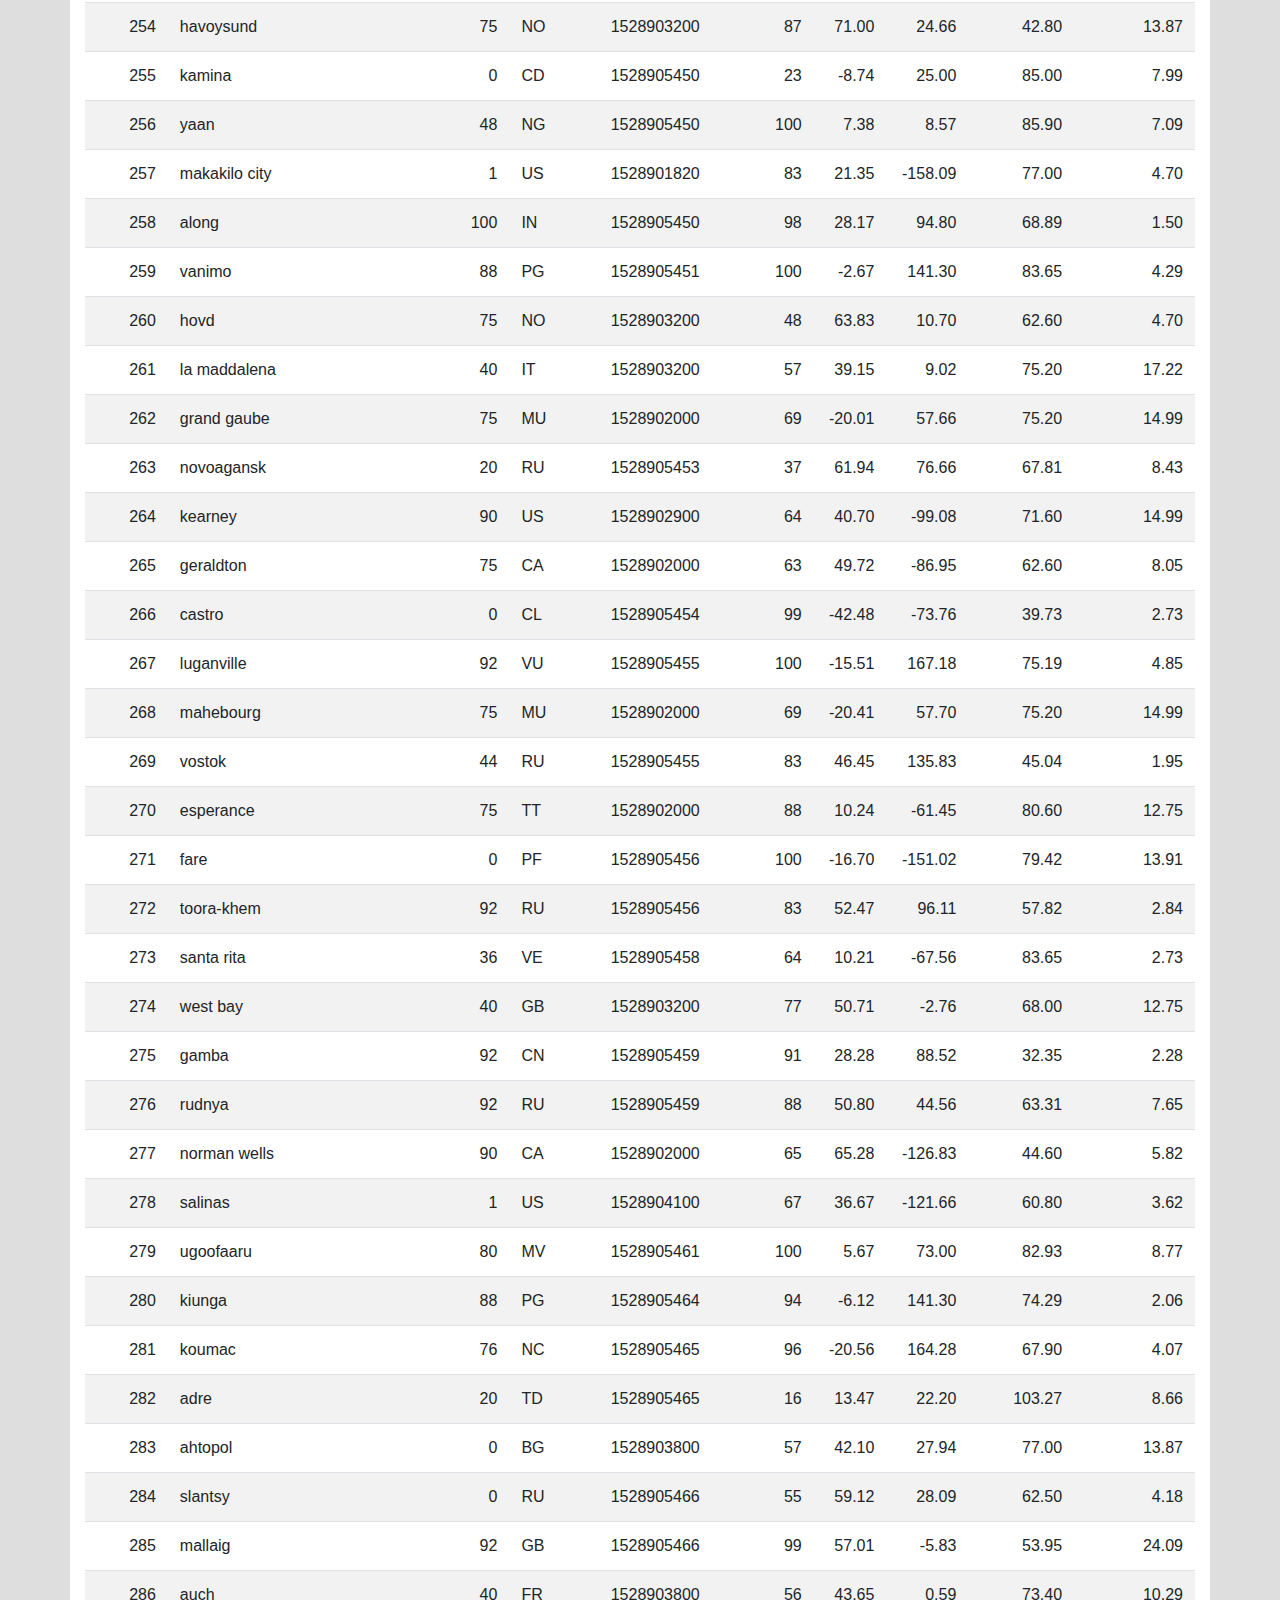
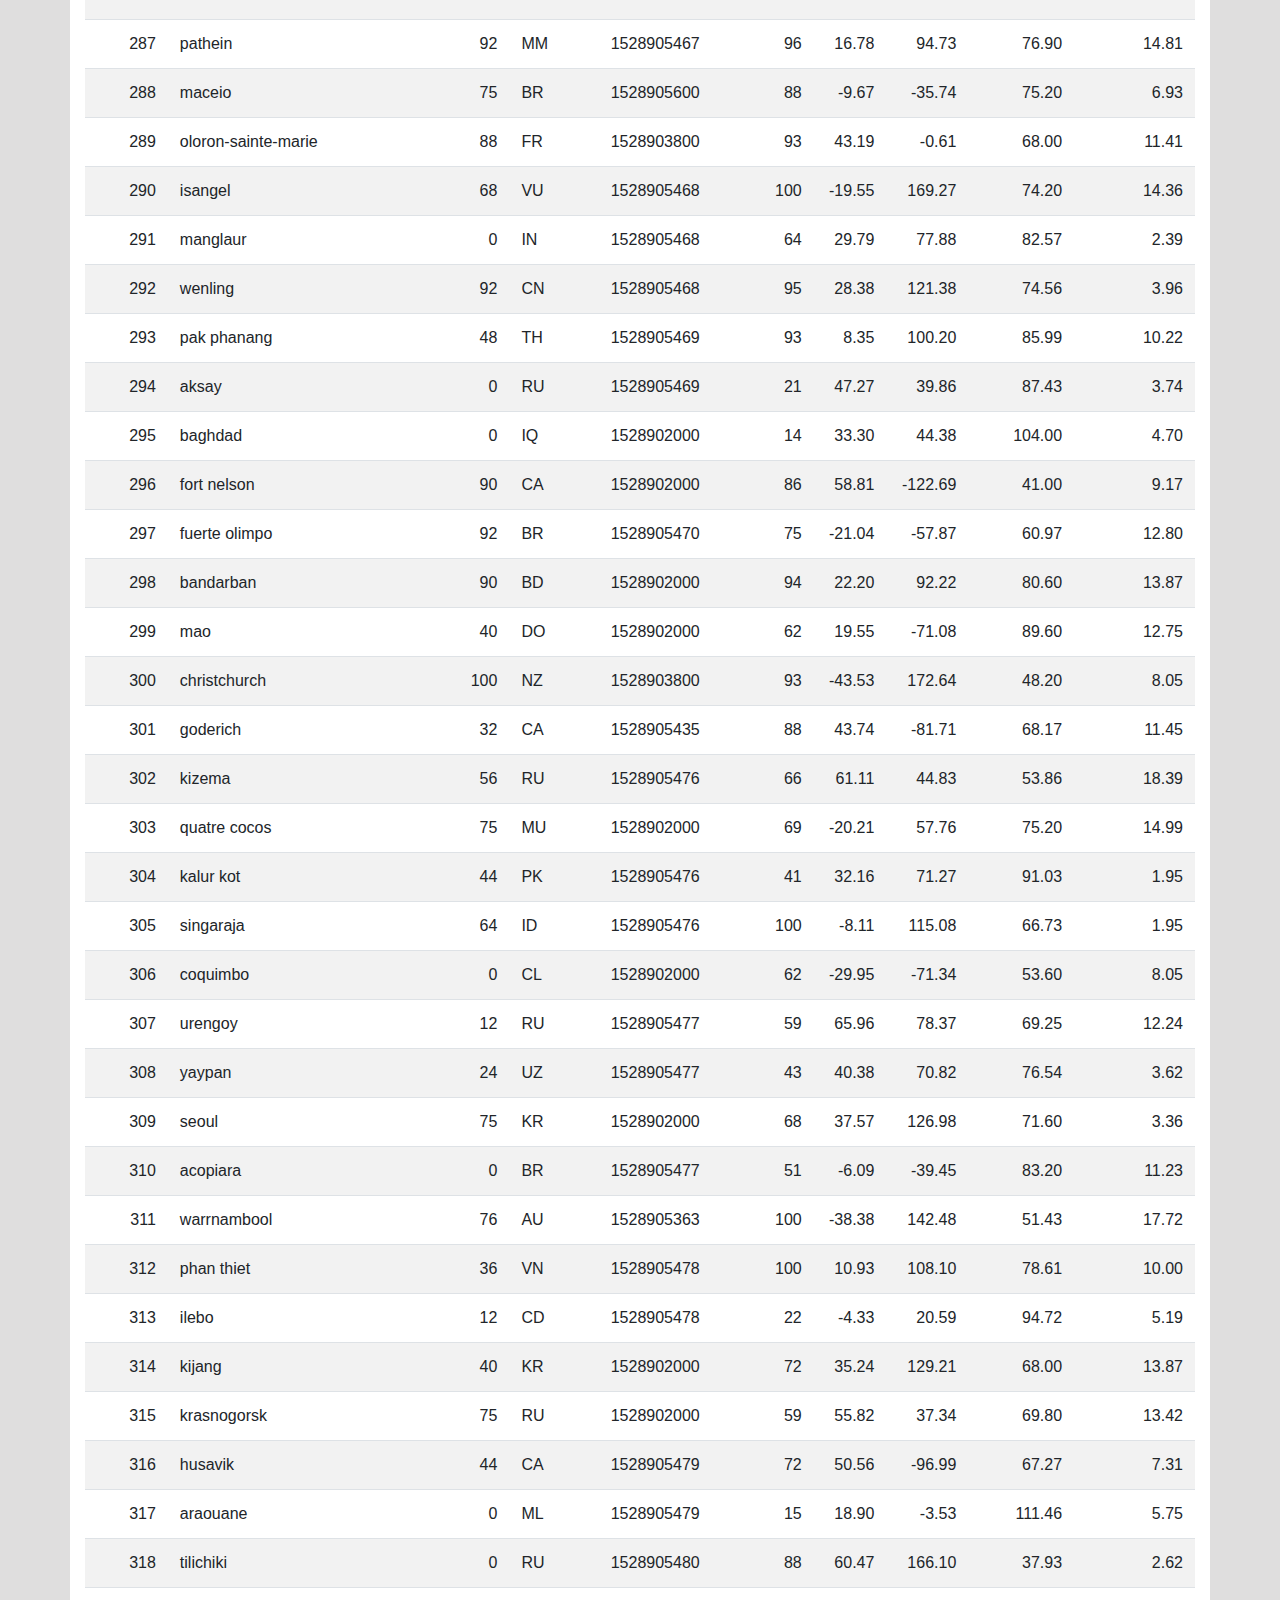
<file: WebVisualizations/Data.html>
<!DOCTYPE html>
<html lang="en">

<head>
  <meta charset="UTF-8">
  <title>Data</title>
  <link rel="stylesheet" href="https://stackpath.bootstrapcdn.com/bootstrap/4.3.1/css/bootstrap.min.css" integrity="sha384-ggOyR0iXCbMQv3Xipma34MD+dH/1fQ784/j6cY/iJTQUOhcWr7x9JvoRxT2MZw1T" crossorigin="anonymous">

  <script src="https://code.jquery.com/jquery-3.3.1.slim.min.js" integrity="sha384-q8i/X+965DzO0rT7abK41JStQIAqVgRVzpbzo5smXKp4YfRvH+8abtTE1Pi6jizo" crossorigin="anonymous"></script>
  <script src="https://cdnjs.cloudflare.com/ajax/libs/popper.js/1.14.7/umd/popper.min.js" integrity="sha384-UO2eT0CpHqdSJQ6hJty5KVphtPhzWj9WO1clHTMGa3JDZwrnQq4sF86dIHNDz0W1" crossorigin="anonymous"></script>
  <script src="https://stackpath.bootstrapcdn.com/bootstrap/4.3.1/js/bootstrap.min.js" integrity="sha384-JjSmVgyd0p3pXB1rRibZUAYoIIy6OrQ6VrjIEaFf/nJGzIxFDsf4x0xIM+B07jRM" crossorigin="anonymous"></script>

  <link rel="stylesheet" href="style.css">
</head>

<body>
  <!--Navbar adjustments-->
  <nav class="navbar navbar-expand-lg navbar-light bg-light">
    <!-- <div class="container"> -->
      <a class="navbar-brand text-white" href="../index.html">Latitude</a>
      <button class="navbar-toggler" type="button" data-toggle="collapse" data-target="#navbarSupportedContent" aria-controls="navbarSupportedContent" aria-expanded="false" aria-label="Toggle navigation">
          <span class="navbar-toggler-icon"></span>
      </button>
            
      <div class="collapse navbar-collapse" id="navbarSupportedContent">
        <ul class="navbar-nav ml-auto">    
          <li class="nav-item dropdown">
              <a class="nav-link dropdown-toggle" href="#" id="navbarDropdown" role="button" data-toggle="dropdown" aria-haspopup="true" aria-expanded="false">
              Plots
              </a>
              <div class="dropdown-menu dropdown-menu-right" aria-labelledby="navbarDropdown">
                <a class="dropdown-item" href="../visualizations/Temperature.html">Max Temperature</a>
                <a class="dropdown-item" href="../visualizations/Humid.html">Humidity</a>
                <a class="dropdown-item" href="../visualizations/Cloud.html">Cloudiness</a>
                <a class="dropdown-item" href="../visualizations/Wind.html">Wind Speed</a>
              </div>
          </li>
          <li class="nav-item">
              <a class="nav-link" href="Compare.html">Comparison</a>
          </li>
          <li class="nav-item">
              <a class="nav-link" href="Data.html">Data</a>
          </li>
        </ul>
      </div>
    <!-- </div>   -->
  </nav>
  
  <!--Get the csv data as table-->
  <div class="container content bg-white">
    <h3>Data</h3>
    <hr>
    <p>This following table inludes all the data used for plotting during this project.</p>
    <br>

    <table class="table table-striped">
    <thead>
      <tr>
        <th>City_ID</th>
        <th>City</th>
        <th>Cloudiness</th>
        <th>Country</th>
        <th>Date</th>
        <th>Humidity</th>
        <th>Lat</th>
        <th>Lng</th>
        <th>Max Temp</th>
        <th>Wind Speed</th>
      </tr>
    </thead>
    <tbody>
      <tr>
        <td>0</td>
        <td>jacareacanga</td>
        <td>0</td>
        <td>BR</td>
        <td>1528902000</td>
        <td>62</td>
        <td>-6.22</td>
        <td>-57.76</td>
        <td>89.60</td>
        <td>6.93</td>
      </tr>
      <tr>
        <td>1</td>
        <td>kaitangata</td>
        <td>100</td>
        <td>NZ</td>
        <td>1528905304</td>
        <td>94</td>
        <td>-46.28</td>
        <td>169.85</td>
        <td>42.61</td>
        <td>5.64</td>
      </tr>
      <tr>
        <td>2</td>
        <td>goulburn</td>
        <td>20</td>
        <td>AU</td>
        <td>1528905078</td>
        <td>91</td>
        <td>-34.75</td>
        <td>149.72</td>
        <td>44.32</td>
        <td>10.11</td>
      </tr>
      <tr>
        <td>3</td>
        <td>lata</td>
        <td>76</td>
        <td>IN</td>
        <td>1528905305</td>
        <td>89</td>
        <td>30.78</td>
        <td>78.62</td>
        <td>59.89</td>
        <td>0.94</td>
      </tr>
      <tr>
        <td>4</td>
        <td>chokurdakh</td>
        <td>0</td>
        <td>RU</td>
        <td>1528905306</td>
        <td>88</td>
        <td>70.62</td>
        <td>147.90</td>
        <td>32.17</td>
        <td>2.95</td>
      </tr>
      <tr>
        <td>5</td>
        <td>martyush</td>
        <td>92</td>
        <td>RU</td>
        <td>1528905306</td>
        <td>94</td>
        <td>56.40</td>
        <td>61.89</td>
        <td>55.03</td>
        <td>9.33</td>
      </tr>
      <tr>
        <td>6</td>
        <td>hobart</td>
        <td>20</td>
        <td>AU</td>
        <td>1528902000</td>
        <td>87</td>
        <td>-42.88</td>
        <td>147.33</td>
        <td>44.60</td>
        <td>8.05</td>
      </tr>
      <tr>
        <td>7</td>
        <td>broken hill</td>
        <td>0</td>
        <td>AU</td>
        <td>1528905311</td>
        <td>88</td>
        <td>-31.97</td>
        <td>141.45</td>
        <td>44.50</td>
        <td>7.31</td>
      </tr>
      <tr>
        <td>8</td>
        <td>harnosand</td>
        <td>0</td>
        <td>SE</td>
        <td>1528903200</td>
        <td>44</td>
        <td>62.63</td>
        <td>17.94</td>
        <td>60.80</td>
        <td>13.87</td>
      </tr>
      <tr>
        <td>9</td>
        <td>tuatapere</td>
        <td>0</td>
        <td>NZ</td>
        <td>1528905312</td>
        <td>100</td>
        <td>-46.13</td>
        <td>167.69</td>
        <td>38.92</td>
        <td>3.40</td>
      </tr>
      <tr>
        <td>10</td>
        <td>puerto ayora</td>
        <td>90</td>
        <td>EC</td>
        <td>1528902000</td>
        <td>69</td>
        <td>-0.74</td>
        <td>-90.35</td>
        <td>77.00</td>
        <td>13.87</td>
      </tr>
      <tr>
        <td>11</td>
        <td>havre-saint-pierre</td>
        <td>75</td>
        <td>CA</td>
        <td>1528902000</td>
        <td>58</td>
        <td>50.23</td>
        <td>-63.60</td>
        <td>53.60</td>
        <td>19.46</td>
      </tr>
      <tr>
        <td>12</td>
        <td>punta arenas</td>
        <td>0</td>
        <td>CL</td>
        <td>1528902000</td>
        <td>100</td>
        <td>-53.16</td>
        <td>-70.91</td>
        <td>35.60</td>
        <td>9.17</td>
      </tr>
      <tr>
        <td>13</td>
        <td>tasiilaq</td>
        <td>75</td>
        <td>GL</td>
        <td>1528901400</td>
        <td>60</td>
        <td>65.61</td>
        <td>-37.64</td>
        <td>39.20</td>
        <td>2.24</td>
      </tr>
      <tr>
        <td>14</td>
        <td>chapais</td>
        <td>40</td>
        <td>CA</td>
        <td>1528902000</td>
        <td>38</td>
        <td>49.78</td>
        <td>-74.86</td>
        <td>59.00</td>
        <td>10.29</td>
      </tr>
      <tr>
        <td>15</td>
        <td>avarua</td>
        <td>40</td>
        <td>CK</td>
        <td>1528902000</td>
        <td>56</td>
        <td>-21.21</td>
        <td>-159.78</td>
        <td>73.40</td>
        <td>10.29</td>
      </tr>
      <tr>
        <td>16</td>
        <td>hofn</td>
        <td>75</td>
        <td>IS</td>
        <td>1528902000</td>
        <td>87</td>
        <td>64.25</td>
        <td>-15.21</td>
        <td>51.80</td>
        <td>8.05</td>
      </tr>
      <tr>
        <td>17</td>
        <td>yukamenskoye</td>
        <td>92</td>
        <td>RU</td>
        <td>1528905315</td>
        <td>98</td>
        <td>57.89</td>
        <td>52.24</td>
        <td>56.65</td>
        <td>10.22</td>
      </tr>
      <tr>
        <td>18</td>
        <td>khandbari</td>
        <td>80</td>
        <td>NP</td>
        <td>1528905315</td>
        <td>67</td>
        <td>27.38</td>
        <td>87.21</td>
        <td>44.59</td>
        <td>1.39</td>
      </tr>
      <tr>
        <td>19</td>
        <td>bethel</td>
        <td>1</td>
        <td>US</td>
        <td>1528901580</td>
        <td>93</td>
        <td>60.79</td>
        <td>-161.76</td>
        <td>44.60</td>
        <td>8.05</td>
      </tr>
      <tr>
        <td>20</td>
        <td>ushuaia</td>
        <td>75</td>
        <td>AR</td>
        <td>1528902000</td>
        <td>64</td>
        <td>-54.81</td>
        <td>-68.31</td>
        <td>41.00</td>
        <td>3.36</td>
      </tr>
      <tr>
        <td>21</td>
        <td>east london</td>
        <td>0</td>
        <td>ZA</td>
        <td>1528902000</td>
        <td>37</td>
        <td>-33.02</td>
        <td>27.91</td>
        <td>69.80</td>
        <td>5.82</td>
      </tr>
      <tr>
        <td>22</td>
        <td>bluff</td>
        <td>76</td>
        <td>AU</td>
        <td>1528905321</td>
        <td>76</td>
        <td>-23.58</td>
        <td>149.07</td>
        <td>61.96</td>
        <td>4.74</td>
      </tr>
      <tr>
        <td>23</td>
        <td>mount isa</td>
        <td>75</td>
        <td>AU</td>
        <td>1528902000</td>
        <td>100</td>
        <td>-20.73</td>
        <td>139.49</td>
        <td>64.40</td>
        <td>3.29</td>
      </tr>
      <tr>
        <td>24</td>
        <td>pevek</td>
        <td>0</td>
        <td>RU</td>
        <td>1528905321</td>
        <td>71</td>
        <td>69.70</td>
        <td>170.27</td>
        <td>36.94</td>
        <td>6.98</td>
      </tr>
      <tr>
        <td>25</td>
        <td>gao</td>
        <td>24</td>
        <td>ML</td>
        <td>1528905321</td>
        <td>16</td>
        <td>16.28</td>
        <td>-0.04</td>
        <td>110.02</td>
        <td>4.97</td>
      </tr>
      <tr>
        <td>26</td>
        <td>cabo san lucas</td>
        <td>75</td>
        <td>MX</td>
        <td>1528901160</td>
        <td>74</td>
        <td>22.89</td>
        <td>-109.91</td>
        <td>84.20</td>
        <td>10.29</td>
      </tr>
      <tr>
        <td>27</td>
        <td>sao filipe</td>
        <td>0</td>
        <td>CV</td>
        <td>1528905323</td>
        <td>88</td>
        <td>14.90</td>
        <td>-24.50</td>
        <td>75.73</td>
        <td>13.02</td>
      </tr>
      <tr>
        <td>28</td>
        <td>tiksi</td>
        <td>44</td>
        <td>RU</td>
        <td>1528905298</td>
        <td>58</td>
        <td>71.64</td>
        <td>128.87</td>
        <td>57.73</td>
        <td>10.11</td>
      </tr>
      <tr>
        <td>29</td>
        <td>busselton</td>
        <td>92</td>
        <td>AU</td>
        <td>1528905323</td>
        <td>100</td>
        <td>-33.64</td>
        <td>115.35</td>
        <td>60.43</td>
        <td>10.56</td>
      </tr>
      <tr>
        <td>30</td>
        <td>alofi</td>
        <td>76</td>
        <td>NU</td>
        <td>1528902000</td>
        <td>88</td>
        <td>-19.06</td>
        <td>-169.92</td>
        <td>71.60</td>
        <td>3.36</td>
      </tr>
      <tr>
        <td>31</td>
        <td>ola</td>
        <td>75</td>
        <td>RU</td>
        <td>1528902000</td>
        <td>100</td>
        <td>59.58</td>
        <td>151.30</td>
        <td>42.80</td>
        <td>7.76</td>
      </tr>
      <tr>
        <td>32</td>
        <td>atar</td>
        <td>20</td>
        <td>MR</td>
        <td>1528902000</td>
        <td>19</td>
        <td>20.52</td>
        <td>-13.05</td>
        <td>91.40</td>
        <td>9.17</td>
      </tr>
      <tr>
        <td>33</td>
        <td>rikitea</td>
        <td>0</td>
        <td>PF</td>
        <td>1528905325</td>
        <td>100</td>
        <td>-23.12</td>
        <td>-134.97</td>
        <td>73.57</td>
        <td>8.66</td>
      </tr>
      <tr>
        <td>34</td>
        <td>hermanus</td>
        <td>0</td>
        <td>ZA</td>
        <td>1528905325</td>
        <td>24</td>
        <td>-34.42</td>
        <td>19.24</td>
        <td>77.17</td>
        <td>8.66</td>
      </tr>
      <tr>
        <td>35</td>
        <td>ponta delgada</td>
        <td>75</td>
        <td>PT</td>
        <td>1528903800</td>
        <td>88</td>
        <td>37.73</td>
        <td>-25.67</td>
        <td>71.60</td>
        <td>12.75</td>
      </tr>
      <tr>
        <td>36</td>
        <td>bambari</td>
        <td>24</td>
        <td>CF</td>
        <td>1528905326</td>
        <td>84</td>
        <td>5.77</td>
        <td>20.68</td>
        <td>81.85</td>
        <td>7.65</td>
      </tr>
      <tr>
        <td>37</td>
        <td>cap malheureux</td>
        <td>75</td>
        <td>MU</td>
        <td>1528902000</td>
        <td>69</td>
        <td>-19.98</td>
        <td>57.61</td>
        <td>75.20</td>
        <td>14.99</td>
      </tr>
      <tr>
        <td>38</td>
        <td>puerto escondido</td>
        <td>75</td>
        <td>MX</td>
        <td>1528901100</td>
        <td>65</td>
        <td>15.86</td>
        <td>-97.07</td>
        <td>80.60</td>
        <td>3.36</td>
      </tr>
      <tr>
        <td>39</td>
        <td>qaanaaq</td>
        <td>32</td>
        <td>GL</td>
        <td>1528905330</td>
        <td>100</td>
        <td>77.48</td>
        <td>-69.36</td>
        <td>31.45</td>
        <td>6.31</td>
      </tr>
      <tr>
        <td>40</td>
        <td>new norfolk</td>
        <td>20</td>
        <td>AU</td>
        <td>1528902000</td>
        <td>87</td>
        <td>-42.78</td>
        <td>147.06</td>
        <td>44.60</td>
        <td>8.05</td>
      </tr>
      <tr>
        <td>41</td>
        <td>najran</td>
        <td>40</td>
        <td>SA</td>
        <td>1528902000</td>
        <td>13</td>
        <td>17.54</td>
        <td>44.22</td>
        <td>98.60</td>
        <td>11.41</td>
      </tr>
      <tr>
        <td>42</td>
        <td>isla mujeres</td>
        <td>90</td>
        <td>MX</td>
        <td>1528904340</td>
        <td>100</td>
        <td>21.23</td>
        <td>-86.73</td>
        <td>75.20</td>
        <td>16.11</td>
      </tr>
      <tr>
        <td>43</td>
        <td>mar del plata</td>
        <td>0</td>
        <td>AR</td>
        <td>1528905297</td>
        <td>100</td>
        <td>-46.43</td>
        <td>-67.52</td>
        <td>32.53</td>
        <td>7.31</td>
      </tr>
      <tr>
        <td>44</td>
        <td>provideniya</td>
        <td>0</td>
        <td>RU</td>
        <td>1528905332</td>
        <td>91</td>
        <td>64.42</td>
        <td>-173.23</td>
        <td>40.63</td>
        <td>10.78</td>
      </tr>
      <tr>
        <td>45</td>
        <td>jamestown</td>
        <td>12</td>
        <td>AU</td>
        <td>1528905333</td>
        <td>88</td>
        <td>-33.21</td>
        <td>138.60</td>
        <td>43.15</td>
        <td>10.89</td>
      </tr>
      <tr>
        <td>46</td>
        <td>medicine hat</td>
        <td>20</td>
        <td>CA</td>
        <td>1528902000</td>
        <td>34</td>
        <td>50.04</td>
        <td>-110.68</td>
        <td>66.20</td>
        <td>14.99</td>
      </tr>
      <tr>
        <td>47</td>
        <td>katsuura</td>
        <td>8</td>
        <td>JP</td>
        <td>1528905334</td>
        <td>88</td>
        <td>33.93</td>
        <td>134.50</td>
        <td>62.05</td>
        <td>7.54</td>
      </tr>
      <tr>
        <td>48</td>
        <td>aklavik</td>
        <td>20</td>
        <td>CA</td>
        <td>1528902000</td>
        <td>53</td>
        <td>68.22</td>
        <td>-135.01</td>
        <td>51.80</td>
        <td>11.41</td>
      </tr>
      <tr>
        <td>49</td>
        <td>tuktoyaktuk</td>
        <td>20</td>
        <td>CA</td>
        <td>1528902000</td>
        <td>61</td>
        <td>69.44</td>
        <td>-133.03</td>
        <td>46.40</td>
        <td>6.93</td>
      </tr>
      <tr>
        <td>50</td>
        <td>kapaa</td>
        <td>90</td>
        <td>US</td>
        <td>1528901760</td>
        <td>88</td>
        <td>22.08</td>
        <td>-159.32</td>
        <td>75.20</td>
        <td>14.99</td>
      </tr>
      <tr>
        <td>51</td>
        <td>mildura</td>
        <td>0</td>
        <td>AU</td>
        <td>1528905300</td>
        <td>92</td>
        <td>-34.18</td>
        <td>142.16</td>
        <td>45.67</td>
        <td>9.66</td>
      </tr>
      <tr>
        <td>52</td>
        <td>souillac</td>
        <td>75</td>
        <td>FR</td>
        <td>1528903800</td>
        <td>49</td>
        <td>45.60</td>
        <td>-0.60</td>
        <td>73.40</td>
        <td>10.29</td>
      </tr>
      <tr>
        <td>53</td>
        <td>lorengau</td>
        <td>100</td>
        <td>PG</td>
        <td>1528905336</td>
        <td>100</td>
        <td>-2.02</td>
        <td>147.27</td>
        <td>80.59</td>
        <td>3.85</td>
      </tr>
      <tr>
        <td>54</td>
        <td>praia</td>
        <td>20</td>
        <td>BR</td>
        <td>1528902000</td>
        <td>47</td>
        <td>-20.25</td>
        <td>-43.81</td>
        <td>82.40</td>
        <td>3.36</td>
      </tr>
      <tr>
        <td>55</td>
        <td>port alfred</td>
        <td>0</td>
        <td>ZA</td>
        <td>1528905338</td>
        <td>50</td>
        <td>-33.59</td>
        <td>26.89</td>
        <td>76.54</td>
        <td>7.20</td>
      </tr>
      <tr>
        <td>56</td>
        <td>barranca</td>
        <td>0</td>
        <td>PE</td>
        <td>1528905339</td>
        <td>98</td>
        <td>-10.75</td>
        <td>-77.76</td>
        <td>61.87</td>
        <td>9.89</td>
      </tr>
      <tr>
        <td>57</td>
        <td>nome</td>
        <td>40</td>
        <td>US</td>
        <td>1528902900</td>
        <td>70</td>
        <td>30.04</td>
        <td>-94.42</td>
        <td>87.80</td>
        <td>3.36</td>
      </tr>
      <tr>
        <td>58</td>
        <td>matay</td>
        <td>0</td>
        <td>EG</td>
        <td>1528905339</td>
        <td>23</td>
        <td>28.42</td>
        <td>30.79</td>
        <td>97.69</td>
        <td>6.98</td>
      </tr>
      <tr>
        <td>59</td>
        <td>saskylakh</td>
        <td>48</td>
        <td>RU</td>
        <td>1528905339</td>
        <td>55</td>
        <td>71.97</td>
        <td>114.09</td>
        <td>59.53</td>
        <td>5.86</td>
      </tr>
      <tr>
        <td>60</td>
        <td>itarema</td>
        <td>0</td>
        <td>BR</td>
        <td>1528905340</td>
        <td>61</td>
        <td>-2.92</td>
        <td>-39.92</td>
        <td>88.33</td>
        <td>12.57</td>
      </tr>
      <tr>
        <td>61</td>
        <td>butaritari</td>
        <td>56</td>
        <td>KI</td>
        <td>1528905340</td>
        <td>100</td>
        <td>3.07</td>
        <td>172.79</td>
        <td>81.13</td>
        <td>7.31</td>
      </tr>
      <tr>
        <td>62</td>
        <td>peniche</td>
        <td>20</td>
        <td>PT</td>
        <td>1528903800</td>
        <td>64</td>
        <td>39.36</td>
        <td>-9.38</td>
        <td>75.20</td>
        <td>12.75</td>
      </tr>
      <tr>
        <td>63</td>
        <td>beloha</td>
        <td>0</td>
        <td>MG</td>
        <td>1528905340</td>
        <td>57</td>
        <td>-25.17</td>
        <td>45.06</td>
        <td>71.95</td>
        <td>16.37</td>
      </tr>
      <tr>
        <td>64</td>
        <td>anadyr</td>
        <td>0</td>
        <td>RU</td>
        <td>1528902000</td>
        <td>57</td>
        <td>64.73</td>
        <td>177.51</td>
        <td>48.20</td>
        <td>4.47</td>
      </tr>
      <tr>
        <td>65</td>
        <td>luderitz</td>
        <td>12</td>
        <td>NaN</td>
        <td>1528905342</td>
        <td>64</td>
        <td>-26.65</td>
        <td>15.16</td>
        <td>64.03</td>
        <td>17.38</td>
      </tr>
      <tr>
        <td>66</td>
        <td>rochester</td>
        <td>1</td>
        <td>US</td>
        <td>1528902960</td>
        <td>37</td>
        <td>44.02</td>
        <td>-92.46</td>
        <td>73.40</td>
        <td>6.93</td>
      </tr>
      <tr>
        <td>67</td>
        <td>bosaso</td>
        <td>0</td>
        <td>SO</td>
        <td>1528905347</td>
        <td>86</td>
        <td>11.28</td>
        <td>49.18</td>
        <td>89.77</td>
        <td>3.96</td>
      </tr>
      <tr>
        <td>68</td>
        <td>faanui</td>
        <td>0</td>
        <td>PF</td>
        <td>1528905347</td>
        <td>100</td>
        <td>-16.48</td>
        <td>-151.75</td>
        <td>79.96</td>
        <td>11.79</td>
      </tr>
      <tr>
        <td>69</td>
        <td>grindavik</td>
        <td>75</td>
        <td>IS</td>
        <td>1528902000</td>
        <td>70</td>
        <td>63.84</td>
        <td>-22.43</td>
        <td>48.20</td>
        <td>5.82</td>
      </tr>
      <tr>
        <td>70</td>
        <td>margate</td>
        <td>20</td>
        <td>AU</td>
        <td>1528902000</td>
        <td>87</td>
        <td>-43.03</td>
        <td>147.26</td>
        <td>44.60</td>
        <td>8.05</td>
      </tr>
      <tr>
        <td>71</td>
        <td>marsh harbour</td>
        <td>88</td>
        <td>BS</td>
        <td>1528905349</td>
        <td>95</td>
        <td>26.54</td>
        <td>-77.06</td>
        <td>82.39</td>
        <td>10.00</td>
      </tr>
      <tr>
        <td>72</td>
        <td>comodoro rivadavia</td>
        <td>40</td>
        <td>AR</td>
        <td>1528902000</td>
        <td>60</td>
        <td>-45.87</td>
        <td>-67.48</td>
        <td>42.80</td>
        <td>9.17</td>
      </tr>
      <tr>
        <td>73</td>
        <td>upernavik</td>
        <td>92</td>
        <td>GL</td>
        <td>1528905350</td>
        <td>100</td>
        <td>72.79</td>
        <td>-56.15</td>
        <td>29.29</td>
        <td>3.74</td>
      </tr>
      <tr>
        <td>74</td>
        <td>uige</td>
        <td>0</td>
        <td>AO</td>
        <td>1528905350</td>
        <td>29</td>
        <td>-7.61</td>
        <td>15.06</td>
        <td>86.80</td>
        <td>3.18</td>
      </tr>
      <tr>
        <td>75</td>
        <td>bredasdorp</td>
        <td>0</td>
        <td>ZA</td>
        <td>1528902000</td>
        <td>23</td>
        <td>-34.53</td>
        <td>20.04</td>
        <td>82.40</td>
        <td>5.82</td>
      </tr>
      <tr>
        <td>76</td>
        <td>bodden town</td>
        <td>40</td>
        <td>KY</td>
        <td>1528902000</td>
        <td>78</td>
        <td>19.28</td>
        <td>-81.25</td>
        <td>80.60</td>
        <td>16.11</td>
      </tr>
      <tr>
        <td>77</td>
        <td>guerrero negro</td>
        <td>44</td>
        <td>MX</td>
        <td>1528905350</td>
        <td>88</td>
        <td>27.97</td>
        <td>-114.04</td>
        <td>63.85</td>
        <td>3.74</td>
      </tr>
      <tr>
        <td>78</td>
        <td>bilma</td>
        <td>0</td>
        <td>NE</td>
        <td>1528905351</td>
        <td>12</td>
        <td>18.69</td>
        <td>12.92</td>
        <td>110.47</td>
        <td>4.63</td>
      </tr>
      <tr>
        <td>79</td>
        <td>carnarvon</td>
        <td>0</td>
        <td>ZA</td>
        <td>1528905351</td>
        <td>30</td>
        <td>-30.97</td>
        <td>22.13</td>
        <td>60.43</td>
        <td>14.25</td>
      </tr>
      <tr>
        <td>80</td>
        <td>ponta do sol</td>
        <td>12</td>
        <td>BR</td>
        <td>1528905352</td>
        <td>72</td>
        <td>-20.63</td>
        <td>-46.00</td>
        <td>78.25</td>
        <td>3.96</td>
      </tr>
      <tr>
        <td>81</td>
        <td>vila franca do campo</td>
        <td>75</td>
        <td>PT</td>
        <td>1528903800</td>
        <td>88</td>
        <td>37.72</td>
        <td>-25.43</td>
        <td>71.60</td>
        <td>12.75</td>
      </tr>
      <tr>
        <td>82</td>
        <td>puerto del rosario</td>
        <td>20</td>
        <td>ES</td>
        <td>1528903800</td>
        <td>60</td>
        <td>28.50</td>
        <td>-13.86</td>
        <td>73.40</td>
        <td>17.22</td>
      </tr>
      <tr>
        <td>83</td>
        <td>sitka</td>
        <td>20</td>
        <td>US</td>
        <td>1528905353</td>
        <td>92</td>
        <td>37.17</td>
        <td>-99.65</td>
        <td>74.02</td>
        <td>5.97</td>
      </tr>
      <tr>
        <td>84</td>
        <td>camacha</td>
        <td>75</td>
        <td>PT</td>
        <td>1528903800</td>
        <td>72</td>
        <td>33.08</td>
        <td>-16.33</td>
        <td>68.00</td>
        <td>16.11</td>
      </tr>
      <tr>
        <td>85</td>
        <td>saint-philippe</td>
        <td>1</td>
        <td>CA</td>
        <td>1528902900</td>
        <td>54</td>
        <td>45.36</td>
        <td>-73.48</td>
        <td>78.80</td>
        <td>11.41</td>
      </tr>
      <tr>
        <td>86</td>
        <td>port blair</td>
        <td>92</td>
        <td>IN</td>
        <td>1528905357</td>
        <td>97</td>
        <td>11.67</td>
        <td>92.75</td>
        <td>84.37</td>
        <td>25.10</td>
      </tr>
      <tr>
        <td>87</td>
        <td>albany</td>
        <td>90</td>
        <td>US</td>
        <td>1528903860</td>
        <td>68</td>
        <td>42.65</td>
        <td>-73.75</td>
        <td>69.80</td>
        <td>3.36</td>
      </tr>
      <tr>
        <td>88</td>
        <td>barrow</td>
        <td>88</td>
        <td>AR</td>
        <td>1528905182</td>
        <td>72</td>
        <td>-38.31</td>
        <td>-60.23</td>
        <td>50.26</td>
        <td>8.21</td>
      </tr>
      <tr>
        <td>89</td>
        <td>qorveh</td>
        <td>92</td>
        <td>IR</td>
        <td>1528905357</td>
        <td>22</td>
        <td>35.17</td>
        <td>47.80</td>
        <td>76.72</td>
        <td>3.18</td>
      </tr>
      <tr>
        <td>90</td>
        <td>san jeronimo</td>
        <td>90</td>
        <td>PE</td>
        <td>1528902000</td>
        <td>81</td>
        <td>-13.65</td>
        <td>-73.37</td>
        <td>46.40</td>
        <td>2.39</td>
      </tr>
      <tr>
        <td>91</td>
        <td>mataura</td>
        <td>24</td>
        <td>NZ</td>
        <td>1528905299</td>
        <td>79</td>
        <td>-46.19</td>
        <td>168.86</td>
        <td>25.69</td>
        <td>3.18</td>
      </tr>
      <tr>
        <td>92</td>
        <td>buala</td>
        <td>64</td>
        <td>SB</td>
        <td>1528905359</td>
        <td>100</td>
        <td>-8.15</td>
        <td>159.59</td>
        <td>78.70</td>
        <td>4.18</td>
      </tr>
      <tr>
        <td>93</td>
        <td>eyl</td>
        <td>20</td>
        <td>SO</td>
        <td>1528905359</td>
        <td>57</td>
        <td>7.98</td>
        <td>49.82</td>
        <td>86.62</td>
        <td>22.41</td>
      </tr>
      <tr>
        <td>94</td>
        <td>abu dhabi</td>
        <td>0</td>
        <td>AE</td>
        <td>1528902000</td>
        <td>29</td>
        <td>24.47</td>
        <td>54.37</td>
        <td>98.60</td>
        <td>16.11</td>
      </tr>
      <tr>
        <td>95</td>
        <td>tahe</td>
        <td>92</td>
        <td>CN</td>
        <td>1528905359</td>
        <td>98</td>
        <td>52.34</td>
        <td>124.71</td>
        <td>51.43</td>
        <td>2.17</td>
      </tr>
      <tr>
        <td>96</td>
        <td>chuy</td>
        <td>80</td>
        <td>UY</td>
        <td>1528905099</td>
        <td>93</td>
        <td>-33.69</td>
        <td>-53.46</td>
        <td>52.87</td>
        <td>28.90</td>
      </tr>
      <tr>
        <td>97</td>
        <td>dzerzhinskoye</td>
        <td>8</td>
        <td>RU</td>
        <td>1528905360</td>
        <td>69</td>
        <td>56.84</td>
        <td>95.22</td>
        <td>65.11</td>
        <td>3.85</td>
      </tr>
      <tr>
        <td>98</td>
        <td>vanavara</td>
        <td>0</td>
        <td>RU</td>
        <td>1528905360</td>
        <td>50</td>
        <td>60.35</td>
        <td>102.28</td>
        <td>64.21</td>
        <td>5.64</td>
      </tr>
      <tr>
        <td>99</td>
        <td>muros</td>
        <td>40</td>
        <td>ES</td>
        <td>1528903800</td>
        <td>72</td>
        <td>42.77</td>
        <td>-9.06</td>
        <td>66.20</td>
        <td>10.29</td>
      </tr>
      <tr>
        <td>100</td>
        <td>auchel</td>
        <td>0</td>
        <td>FR</td>
        <td>1528903800</td>
        <td>49</td>
        <td>50.51</td>
        <td>2.47</td>
        <td>68.00</td>
        <td>3.36</td>
      </tr>
      <tr>
        <td>101</td>
        <td>bubaque</td>
        <td>40</td>
        <td>GW</td>
        <td>1528902000</td>
        <td>55</td>
        <td>11.28</td>
        <td>-15.83</td>
        <td>91.40</td>
        <td>11.41</td>
      </tr>
      <tr>
        <td>102</td>
        <td>khatanga</td>
        <td>8</td>
        <td>RU</td>
        <td>1528905361</td>
        <td>65</td>
        <td>71.98</td>
        <td>102.47</td>
        <td>60.97</td>
        <td>4.63</td>
      </tr>
      <tr>
        <td>103</td>
        <td>los banos</td>
        <td>1</td>
        <td>US</td>
        <td>1528904100</td>
        <td>67</td>
        <td>37.06</td>
        <td>-120.85</td>
        <td>75.20</td>
        <td>4.74</td>
      </tr>
      <tr>
        <td>104</td>
        <td>labuhan</td>
        <td>12</td>
        <td>ID</td>
        <td>1528905361</td>
        <td>95</td>
        <td>-2.54</td>
        <td>115.51</td>
        <td>72.94</td>
        <td>1.83</td>
      </tr>
      <tr>
        <td>105</td>
        <td>saint-paul</td>
        <td>75</td>
        <td>FR</td>
        <td>1528903800</td>
        <td>56</td>
        <td>45.22</td>
        <td>1.90</td>
        <td>68.00</td>
        <td>14.99</td>
      </tr>
      <tr>
        <td>106</td>
        <td>petatlan</td>
        <td>90</td>
        <td>MX</td>
        <td>1528901220</td>
        <td>74</td>
        <td>17.52</td>
        <td>-101.27</td>
        <td>84.20</td>
        <td>1.83</td>
      </tr>
      <tr>
        <td>107</td>
        <td>baykit</td>
        <td>36</td>
        <td>RU</td>
        <td>1528905366</td>
        <td>68</td>
        <td>61.68</td>
        <td>96.39</td>
        <td>63.94</td>
        <td>4.29</td>
      </tr>
      <tr>
        <td>108</td>
        <td>dalby</td>
        <td>75</td>
        <td>AU</td>
        <td>1528902000</td>
        <td>93</td>
        <td>-27.18</td>
        <td>151.26</td>
        <td>53.60</td>
        <td>2.24</td>
      </tr>
      <tr>
        <td>109</td>
        <td>yellowknife</td>
        <td>90</td>
        <td>CA</td>
        <td>1528902540</td>
        <td>93</td>
        <td>62.45</td>
        <td>-114.38</td>
        <td>46.40</td>
        <td>8.05</td>
      </tr>
      <tr>
        <td>110</td>
        <td>hilo</td>
        <td>75</td>
        <td>US</td>
        <td>1528901580</td>
        <td>88</td>
        <td>19.71</td>
        <td>-155.08</td>
        <td>66.20</td>
        <td>5.82</td>
      </tr>
      <tr>
        <td>111</td>
        <td>turukhansk</td>
        <td>36</td>
        <td>RU</td>
        <td>1528905297</td>
        <td>76</td>
        <td>65.80</td>
        <td>87.96</td>
        <td>66.37</td>
        <td>6.42</td>
      </tr>
      <tr>
        <td>112</td>
        <td>dingle</td>
        <td>68</td>
        <td>PH</td>
        <td>1528905368</td>
        <td>82</td>
        <td>11.00</td>
        <td>122.67</td>
        <td>79.96</td>
        <td>8.21</td>
      </tr>
      <tr>
        <td>113</td>
        <td>dillon</td>
        <td>1</td>
        <td>US</td>
        <td>1528901580</td>
        <td>44</td>
        <td>45.22</td>
        <td>-112.64</td>
        <td>57.20</td>
        <td>5.82</td>
      </tr>
      <tr>
        <td>114</td>
        <td>labytnangi</td>
        <td>64</td>
        <td>RU</td>
        <td>1528905370</td>
        <td>75</td>
        <td>66.66</td>
        <td>66.39</td>
        <td>47.11</td>
        <td>17.49</td>
      </tr>
      <tr>
        <td>115</td>
        <td>gigmoto</td>
        <td>36</td>
        <td>PH</td>
        <td>1528905370</td>
        <td>98</td>
        <td>13.78</td>
        <td>124.39</td>
        <td>83.56</td>
        <td>17.60</td>
      </tr>
      <tr>
        <td>116</td>
        <td>nouakchott</td>
        <td>68</td>
        <td>MR</td>
        <td>1528905371</td>
        <td>76</td>
        <td>18.08</td>
        <td>-15.98</td>
        <td>76.72</td>
        <td>1.39</td>
      </tr>
      <tr>
        <td>117</td>
        <td>rumoi</td>
        <td>92</td>
        <td>JP</td>
        <td>1528905371</td>
        <td>100</td>
        <td>43.93</td>
        <td>141.67</td>
        <td>44.41</td>
        <td>8.10</td>
      </tr>
      <tr>
        <td>118</td>
        <td>dikson</td>
        <td>32</td>
        <td>RU</td>
        <td>1528905373</td>
        <td>100</td>
        <td>73.51</td>
        <td>80.55</td>
        <td>31.09</td>
        <td>13.13</td>
      </tr>
      <tr>
        <td>119</td>
        <td>chinsali</td>
        <td>0</td>
        <td>ZM</td>
        <td>1528905377</td>
        <td>36</td>
        <td>-10.55</td>
        <td>32.07</td>
        <td>73.39</td>
        <td>9.22</td>
      </tr>
      <tr>
        <td>120</td>
        <td>georgetown</td>
        <td>75</td>
        <td>GY</td>
        <td>1528902000</td>
        <td>78</td>
        <td>6.80</td>
        <td>-58.16</td>
        <td>82.40</td>
        <td>9.17</td>
      </tr>
      <tr>
        <td>121</td>
        <td>tooele</td>
        <td>1</td>
        <td>US</td>
        <td>1528902900</td>
        <td>35</td>
        <td>40.53</td>
        <td>-112.30</td>
        <td>73.40</td>
        <td>9.17</td>
      </tr>
      <tr>
        <td>122</td>
        <td>nikolskoye</td>
        <td>40</td>
        <td>RU</td>
        <td>1528902000</td>
        <td>41</td>
        <td>59.70</td>
        <td>30.79</td>
        <td>60.80</td>
        <td>4.47</td>
      </tr>
      <tr>
        <td>123</td>
        <td>bodo</td>
        <td>80</td>
        <td>CI</td>
        <td>1528905379</td>
        <td>66</td>
        <td>5.91</td>
        <td>-4.68</td>
        <td>87.70</td>
        <td>8.21</td>
      </tr>
      <tr>
        <td>124</td>
        <td>minador do negrao</td>
        <td>32</td>
        <td>BR</td>
        <td>1528905379</td>
        <td>80</td>
        <td>-9.31</td>
        <td>-36.86</td>
        <td>76.81</td>
        <td>13.24</td>
      </tr>
      <tr>
        <td>125</td>
        <td>sambava</td>
        <td>88</td>
        <td>MG</td>
        <td>1528905379</td>
        <td>100</td>
        <td>-14.27</td>
        <td>50.17</td>
        <td>77.35</td>
        <td>19.73</td>
      </tr>
      <tr>
        <td>126</td>
        <td>yerbogachen</td>
        <td>0</td>
        <td>RU</td>
        <td>1528905380</td>
        <td>44</td>
        <td>61.28</td>
        <td>108.01</td>
        <td>64.93</td>
        <td>7.43</td>
      </tr>
      <tr>
        <td>127</td>
        <td>kahului</td>
        <td>1</td>
        <td>US</td>
        <td>1528901760</td>
        <td>93</td>
        <td>20.89</td>
        <td>-156.47</td>
        <td>66.20</td>
        <td>3.36</td>
      </tr>
      <tr>
        <td>128</td>
        <td>clyde river</td>
        <td>75</td>
        <td>CA</td>
        <td>1528902660</td>
        <td>100</td>
        <td>70.47</td>
        <td>-68.59</td>
        <td>35.60</td>
        <td>21.92</td>
      </tr>
      <tr>
        <td>129</td>
        <td>ancud</td>
        <td>20</td>
        <td>CL</td>
        <td>1528905381</td>
        <td>90</td>
        <td>-41.87</td>
        <td>-73.83</td>
        <td>39.10</td>
        <td>2.73</td>
      </tr>
      <tr>
        <td>130</td>
        <td>beringovskiy</td>
        <td>0</td>
        <td>RU</td>
        <td>1528905381</td>
        <td>88</td>
        <td>63.05</td>
        <td>179.32</td>
        <td>39.37</td>
        <td>3.40</td>
      </tr>
      <tr>
        <td>131</td>
        <td>majene</td>
        <td>32</td>
        <td>ID</td>
        <td>1528905382</td>
        <td>100</td>
        <td>-3.54</td>
        <td>118.97</td>
        <td>81.85</td>
        <td>11.01</td>
      </tr>
      <tr>
        <td>132</td>
        <td>ahar</td>
        <td>36</td>
        <td>IR</td>
        <td>1528905382</td>
        <td>62</td>
        <td>38.48</td>
        <td>47.07</td>
        <td>62.77</td>
        <td>3.74</td>
      </tr>
      <tr>
        <td>133</td>
        <td>ilhabela</td>
        <td>80</td>
        <td>BR</td>
        <td>1528905382</td>
        <td>98</td>
        <td>-23.78</td>
        <td>-45.36</td>
        <td>72.85</td>
        <td>2.28</td>
      </tr>
      <tr>
        <td>134</td>
        <td>listvyagi</td>
        <td>0</td>
        <td>RU</td>
        <td>1528905382</td>
        <td>78</td>
        <td>53.68</td>
        <td>86.95</td>
        <td>65.11</td>
        <td>2.06</td>
      </tr>
      <tr>
        <td>135</td>
        <td>skjervoy</td>
        <td>40</td>
        <td>NO</td>
        <td>1528903200</td>
        <td>65</td>
        <td>70.03</td>
        <td>20.97</td>
        <td>44.60</td>
        <td>10.29</td>
      </tr>
      <tr>
        <td>136</td>
        <td>cape town</td>
        <td>0</td>
        <td>ZA</td>
        <td>1528902000</td>
        <td>35</td>
        <td>-33.93</td>
        <td>18.42</td>
        <td>73.40</td>
        <td>9.17</td>
      </tr>
      <tr>
        <td>137</td>
        <td>iqaluit</td>
        <td>90</td>
        <td>CA</td>
        <td>1528902000</td>
        <td>96</td>
        <td>63.75</td>
        <td>-68.52</td>
        <td>35.60</td>
        <td>20.80</td>
      </tr>
      <tr>
        <td>138</td>
        <td>fort-shevchenko</td>
        <td>0</td>
        <td>KZ</td>
        <td>1528905387</td>
        <td>59</td>
        <td>44.51</td>
        <td>50.26</td>
        <td>74.20</td>
        <td>3.62</td>
      </tr>
      <tr>
        <td>139</td>
        <td>severo-kurilsk</td>
        <td>92</td>
        <td>RU</td>
        <td>1528905387</td>
        <td>100</td>
        <td>50.68</td>
        <td>156.12</td>
        <td>38.02</td>
        <td>16.26</td>
      </tr>
      <tr>
        <td>140</td>
        <td>arraial do cabo</td>
        <td>0</td>
        <td>BR</td>
        <td>1528905600</td>
        <td>65</td>
        <td>-22.97</td>
        <td>-42.02</td>
        <td>80.60</td>
        <td>4.70</td>
      </tr>
      <tr>
        <td>141</td>
        <td>torbay</td>
        <td>90</td>
        <td>CA</td>
        <td>1528903560</td>
        <td>93</td>
        <td>47.66</td>
        <td>-52.73</td>
        <td>50.00</td>
        <td>19.46</td>
      </tr>
      <tr>
        <td>142</td>
        <td>ahipara</td>
        <td>88</td>
        <td>NZ</td>
        <td>1528905388</td>
        <td>91</td>
        <td>-35.17</td>
        <td>173.16</td>
        <td>56.65</td>
        <td>9.66</td>
      </tr>
      <tr>
        <td>143</td>
        <td>bandarbeyla</td>
        <td>0</td>
        <td>SO</td>
        <td>1528905389</td>
        <td>79</td>
        <td>9.49</td>
        <td>50.81</td>
        <td>79.15</td>
        <td>32.93</td>
      </tr>
      <tr>
        <td>144</td>
        <td>vuktyl</td>
        <td>92</td>
        <td>RU</td>
        <td>1528905389</td>
        <td>96</td>
        <td>63.86</td>
        <td>57.31</td>
        <td>52.60</td>
        <td>7.43</td>
      </tr>
      <tr>
        <td>145</td>
        <td>caravelas</td>
        <td>0</td>
        <td>BR</td>
        <td>1528905390</td>
        <td>98</td>
        <td>-17.73</td>
        <td>-39.27</td>
        <td>77.62</td>
        <td>10.45</td>
      </tr>
      <tr>
        <td>146</td>
        <td>waipawa</td>
        <td>92</td>
        <td>NZ</td>
        <td>1528905390</td>
        <td>94</td>
        <td>-39.94</td>
        <td>176.59</td>
        <td>50.89</td>
        <td>9.44</td>
      </tr>
      <tr>
        <td>147</td>
        <td>khomutovo</td>
        <td>0</td>
        <td>RU</td>
        <td>1528905390</td>
        <td>65</td>
        <td>52.85</td>
        <td>37.45</td>
        <td>72.31</td>
        <td>5.97</td>
      </tr>
      <tr>
        <td>148</td>
        <td>acajutla</td>
        <td>40</td>
        <td>SV</td>
        <td>1528901400</td>
        <td>79</td>
        <td>13.59</td>
        <td>-89.83</td>
        <td>84.20</td>
        <td>1.12</td>
      </tr>
      <tr>
        <td>149</td>
        <td>buritis</td>
        <td>0</td>
        <td>BR</td>
        <td>1528905391</td>
        <td>53</td>
        <td>-15.62</td>
        <td>-46.42</td>
        <td>83.74</td>
        <td>6.87</td>
      </tr>
      <tr>
        <td>150</td>
        <td>meulaboh</td>
        <td>48</td>
        <td>ID</td>
        <td>1528905392</td>
        <td>100</td>
        <td>4.14</td>
        <td>96.13</td>
        <td>82.03</td>
        <td>3.40</td>
      </tr>
      <tr>
        <td>151</td>
        <td>vaini</td>
        <td>100</td>
        <td>IN</td>
        <td>1528905392</td>
        <td>98</td>
        <td>15.34</td>
        <td>74.49</td>
        <td>70.42</td>
        <td>4.29</td>
      </tr>
      <tr>
        <td>152</td>
        <td>teya</td>
        <td>75</td>
        <td>MX</td>
        <td>1528901400</td>
        <td>66</td>
        <td>21.05</td>
        <td>-89.07</td>
        <td>86.00</td>
        <td>13.87</td>
      </tr>
      <tr>
        <td>153</td>
        <td>bambous virieux</td>
        <td>75</td>
        <td>MU</td>
        <td>1528902000</td>
        <td>69</td>
        <td>-20.34</td>
        <td>57.76</td>
        <td>75.20</td>
        <td>14.99</td>
      </tr>
      <tr>
        <td>154</td>
        <td>zaragoza</td>
        <td>20</td>
        <td>ES</td>
        <td>1528903800</td>
        <td>49</td>
        <td>41.65</td>
        <td>-0.88</td>
        <td>77.00</td>
        <td>28.86</td>
      </tr>
      <tr>
        <td>155</td>
        <td>thompson</td>
        <td>75</td>
        <td>CA</td>
        <td>1528902600</td>
        <td>76</td>
        <td>55.74</td>
        <td>-97.86</td>
        <td>57.20</td>
        <td>3.36</td>
      </tr>
      <tr>
        <td>156</td>
        <td>kodiak</td>
        <td>1</td>
        <td>US</td>
        <td>1528901580</td>
        <td>50</td>
        <td>39.95</td>
        <td>-94.76</td>
        <td>75.20</td>
        <td>13.87</td>
      </tr>
      <tr>
        <td>157</td>
        <td>nsanje</td>
        <td>92</td>
        <td>MZ</td>
        <td>1528905397</td>
        <td>84</td>
        <td>-16.92</td>
        <td>35.26</td>
        <td>70.33</td>
        <td>4.18</td>
      </tr>
      <tr>
        <td>158</td>
        <td>the pas</td>
        <td>1</td>
        <td>CA</td>
        <td>1528902000</td>
        <td>63</td>
        <td>53.82</td>
        <td>-101.24</td>
        <td>60.80</td>
        <td>10.29</td>
      </tr>
      <tr>
        <td>159</td>
        <td>masalli</td>
        <td>12</td>
        <td>KR</td>
        <td>1528902000</td>
        <td>77</td>
        <td>34.80</td>
        <td>126.66</td>
        <td>68.00</td>
        <td>9.17</td>
      </tr>
      <tr>
        <td>160</td>
        <td>talnakh</td>
        <td>20</td>
        <td>RU</td>
        <td>1528905398</td>
        <td>100</td>
        <td>69.49</td>
        <td>88.39</td>
        <td>42.79</td>
        <td>3.18</td>
      </tr>
      <tr>
        <td>161</td>
        <td>ilulissat</td>
        <td>90</td>
        <td>GL</td>
        <td>1528901400</td>
        <td>97</td>
        <td>69.22</td>
        <td>-51.10</td>
        <td>32.00</td>
        <td>4.70</td>
      </tr>
      <tr>
        <td>162</td>
        <td>vallenar</td>
        <td>0</td>
        <td>CL</td>
        <td>1528905399</td>
        <td>56</td>
        <td>-28.58</td>
        <td>-70.76</td>
        <td>54.40</td>
        <td>1.28</td>
      </tr>
      <tr>
        <td>163</td>
        <td>cap-aux-meules</td>
        <td>40</td>
        <td>CA</td>
        <td>1528902000</td>
        <td>62</td>
        <td>47.38</td>
        <td>-61.86</td>
        <td>51.80</td>
        <td>20.80</td>
      </tr>
      <tr>
        <td>164</td>
        <td>san quintin</td>
        <td>90</td>
        <td>PH</td>
        <td>1528902000</td>
        <td>100</td>
        <td>17.54</td>
        <td>120.52</td>
        <td>77.00</td>
        <td>13.87</td>
      </tr>
      <tr>
        <td>165</td>
        <td>victoria</td>
        <td>75</td>
        <td>BN</td>
        <td>1528902000</td>
        <td>94</td>
        <td>5.28</td>
        <td>115.24</td>
        <td>80.60</td>
        <td>1.12</td>
      </tr>
      <tr>
        <td>166</td>
        <td>okhotsk</td>
        <td>12</td>
        <td>RU</td>
        <td>1528905400</td>
        <td>100</td>
        <td>59.36</td>
        <td>143.24</td>
        <td>38.02</td>
        <td>2.17</td>
      </tr>
      <tr>
        <td>167</td>
        <td>bonavista</td>
        <td>92</td>
        <td>CA</td>
        <td>1528905401</td>
        <td>82</td>
        <td>48.65</td>
        <td>-53.11</td>
        <td>46.57</td>
        <td>22.97</td>
      </tr>
      <tr>
        <td>168</td>
        <td>manokwari</td>
        <td>80</td>
        <td>ID</td>
        <td>1528905401</td>
        <td>100</td>
        <td>-0.87</td>
        <td>134.08</td>
        <td>78.07</td>
        <td>8.10</td>
      </tr>
      <tr>
        <td>169</td>
        <td>lebu</td>
        <td>92</td>
        <td>ET</td>
        <td>1528905404</td>
        <td>100</td>
        <td>8.96</td>
        <td>38.73</td>
        <td>55.30</td>
        <td>0.72</td>
      </tr>
      <tr>
        <td>170</td>
        <td>qostanay</td>
        <td>75</td>
        <td>KZ</td>
        <td>1528902000</td>
        <td>54</td>
        <td>53.17</td>
        <td>63.58</td>
        <td>59.00</td>
        <td>6.71</td>
      </tr>
      <tr>
        <td>171</td>
        <td>victor harbor</td>
        <td>75</td>
        <td>AU</td>
        <td>1528902000</td>
        <td>82</td>
        <td>-35.55</td>
        <td>138.62</td>
        <td>55.40</td>
        <td>17.22</td>
      </tr>
      <tr>
        <td>172</td>
        <td>kamenka</td>
        <td>12</td>
        <td>RU</td>
        <td>1528905405</td>
        <td>98</td>
        <td>53.19</td>
        <td>44.05</td>
        <td>61.60</td>
        <td>9.44</td>
      </tr>
      <tr>
        <td>173</td>
        <td>cherskiy</td>
        <td>8</td>
        <td>RU</td>
        <td>1528905405</td>
        <td>48</td>
        <td>68.75</td>
        <td>161.30</td>
        <td>55.21</td>
        <td>3.18</td>
      </tr>
      <tr>
        <td>174</td>
        <td>kimbe</td>
        <td>92</td>
        <td>PG</td>
        <td>1528905405</td>
        <td>100</td>
        <td>-5.56</td>
        <td>150.15</td>
        <td>78.43</td>
        <td>6.64</td>
      </tr>
      <tr>
        <td>175</td>
        <td>guba</td>
        <td>75</td>
        <td>PH</td>
        <td>1528902000</td>
        <td>74</td>
        <td>10.43</td>
        <td>123.89</td>
        <td>84.20</td>
        <td>8.05</td>
      </tr>
      <tr>
        <td>176</td>
        <td>inuvik</td>
        <td>40</td>
        <td>CA</td>
        <td>1528902000</td>
        <td>53</td>
        <td>68.36</td>
        <td>-133.71</td>
        <td>51.80</td>
        <td>3.36</td>
      </tr>
      <tr>
        <td>177</td>
        <td>jiazi</td>
        <td>20</td>
        <td>CN</td>
        <td>1528902000</td>
        <td>78</td>
        <td>19.61</td>
        <td>110.49</td>
        <td>82.40</td>
        <td>4.47</td>
      </tr>
      <tr>
        <td>178</td>
        <td>namatanai</td>
        <td>76</td>
        <td>PG</td>
        <td>1528905407</td>
        <td>100</td>
        <td>-3.66</td>
        <td>152.44</td>
        <td>78.07</td>
        <td>11.68</td>
      </tr>
      <tr>
        <td>179</td>
        <td>port elizabeth</td>
        <td>90</td>
        <td>US</td>
        <td>1528903500</td>
        <td>83</td>
        <td>39.31</td>
        <td>-74.98</td>
        <td>75.20</td>
        <td>9.17</td>
      </tr>
      <tr>
        <td>180</td>
        <td>chilca</td>
        <td>75</td>
        <td>PE</td>
        <td>1528903800</td>
        <td>47</td>
        <td>-13.22</td>
        <td>-72.34</td>
        <td>55.40</td>
        <td>3.36</td>
      </tr>
      <tr>
        <td>181</td>
        <td>tual</td>
        <td>68</td>
        <td>ID</td>
        <td>1528905408</td>
        <td>100</td>
        <td>-5.67</td>
        <td>132.75</td>
        <td>79.78</td>
        <td>12.12</td>
      </tr>
      <tr>
        <td>182</td>
        <td>puerto colombia</td>
        <td>40</td>
        <td>CO</td>
        <td>1528902000</td>
        <td>74</td>
        <td>10.99</td>
        <td>-74.96</td>
        <td>87.80</td>
        <td>6.93</td>
      </tr>
      <tr>
        <td>183</td>
        <td>muzhi</td>
        <td>0</td>
        <td>RU</td>
        <td>1528905409</td>
        <td>63</td>
        <td>65.40</td>
        <td>64.70</td>
        <td>55.57</td>
        <td>10.67</td>
      </tr>
      <tr>
        <td>184</td>
        <td>tabuk</td>
        <td>92</td>
        <td>PH</td>
        <td>1528905413</td>
        <td>86</td>
        <td>17.41</td>
        <td>121.44</td>
        <td>72.40</td>
        <td>1.83</td>
      </tr>
      <tr>
        <td>185</td>
        <td>palauig</td>
        <td>92</td>
        <td>PH</td>
        <td>1528905413</td>
        <td>100</td>
        <td>15.44</td>
        <td>119.90</td>
        <td>74.11</td>
        <td>10.67</td>
      </tr>
      <tr>
        <td>186</td>
        <td>komsomolskiy</td>
        <td>0</td>
        <td>RU</td>
        <td>1528905413</td>
        <td>84</td>
        <td>67.55</td>
        <td>63.78</td>
        <td>37.39</td>
        <td>9.22</td>
      </tr>
      <tr>
        <td>187</td>
        <td>atuona</td>
        <td>44</td>
        <td>PF</td>
        <td>1528905298</td>
        <td>100</td>
        <td>-9.80</td>
        <td>-139.03</td>
        <td>79.60</td>
        <td>12.91</td>
      </tr>
      <tr>
        <td>188</td>
        <td>sinnamary</td>
        <td>92</td>
        <td>GF</td>
        <td>1528905414</td>
        <td>100</td>
        <td>5.38</td>
        <td>-52.96</td>
        <td>75.19</td>
        <td>3.40</td>
      </tr>
      <tr>
        <td>189</td>
        <td>kavieng</td>
        <td>92</td>
        <td>PG</td>
        <td>1528905414</td>
        <td>100</td>
        <td>-2.57</td>
        <td>150.80</td>
        <td>78.97</td>
        <td>5.41</td>
      </tr>
      <tr>
        <td>190</td>
        <td>moron</td>
        <td>0</td>
        <td>VE</td>
        <td>1528905415</td>
        <td>70</td>
        <td>10.49</td>
        <td>-68.20</td>
        <td>81.67</td>
        <td>3.06</td>
      </tr>
      <tr>
        <td>191</td>
        <td>fortuna</td>
        <td>20</td>
        <td>ES</td>
        <td>1528903800</td>
        <td>64</td>
        <td>38.18</td>
        <td>-1.13</td>
        <td>86.00</td>
        <td>12.75</td>
      </tr>
      <tr>
        <td>192</td>
        <td>pangnirtung</td>
        <td>90</td>
        <td>CA</td>
        <td>1528902000</td>
        <td>93</td>
        <td>66.15</td>
        <td>-65.72</td>
        <td>35.60</td>
        <td>4.70</td>
      </tr>
      <tr>
        <td>193</td>
        <td>paamiut</td>
        <td>68</td>
        <td>GL</td>
        <td>1528905416</td>
        <td>100</td>
        <td>61.99</td>
        <td>-49.67</td>
        <td>35.32</td>
        <td>12.46</td>
      </tr>
      <tr>
        <td>194</td>
        <td>juegang</td>
        <td>36</td>
        <td>CN</td>
        <td>1528905417</td>
        <td>76</td>
        <td>32.31</td>
        <td>121.18</td>
        <td>75.28</td>
        <td>16.60</td>
      </tr>
      <tr>
        <td>195</td>
        <td>kiama</td>
        <td>0</td>
        <td>AU</td>
        <td>1528905418</td>
        <td>86</td>
        <td>-34.67</td>
        <td>150.86</td>
        <td>50.44</td>
        <td>6.87</td>
      </tr>
      <tr>
        <td>196</td>
        <td>yamada</td>
        <td>20</td>
        <td>JP</td>
        <td>1528902000</td>
        <td>72</td>
        <td>36.58</td>
        <td>137.08</td>
        <td>60.80</td>
        <td>14.99</td>
      </tr>
      <tr>
        <td>197</td>
        <td>russell</td>
        <td>0</td>
        <td>AR</td>
        <td>1528902000</td>
        <td>48</td>
        <td>-33.01</td>
        <td>-68.80</td>
        <td>42.80</td>
        <td>3.36</td>
      </tr>
      <tr>
        <td>198</td>
        <td>port hawkesbury</td>
        <td>1</td>
        <td>CA</td>
        <td>1528902000</td>
        <td>63</td>
        <td>45.62</td>
        <td>-61.36</td>
        <td>64.40</td>
        <td>16.11</td>
      </tr>
      <tr>
        <td>199</td>
        <td>naze</td>
        <td>75</td>
        <td>NG</td>
        <td>1528902000</td>
        <td>62</td>
        <td>5.43</td>
        <td>7.07</td>
        <td>89.60</td>
        <td>9.17</td>
      </tr>
      <tr>
        <td>200</td>
        <td>namibe</td>
        <td>0</td>
        <td>AO</td>
        <td>1528905419</td>
        <td>89</td>
        <td>-15.19</td>
        <td>12.15</td>
        <td>74.02</td>
        <td>17.49</td>
      </tr>
      <tr>
        <td>201</td>
        <td>lodja</td>
        <td>0</td>
        <td>CD</td>
        <td>1528905419</td>
        <td>20</td>
        <td>-3.52</td>
        <td>23.60</td>
        <td>94.36</td>
        <td>4.97</td>
      </tr>
      <tr>
        <td>202</td>
        <td>basco</td>
        <td>1</td>
        <td>US</td>
        <td>1528904100</td>
        <td>44</td>
        <td>40.33</td>
        <td>-91.20</td>
        <td>77.00</td>
        <td>13.87</td>
      </tr>
      <tr>
        <td>203</td>
        <td>suleja</td>
        <td>20</td>
        <td>NG</td>
        <td>1528905420</td>
        <td>74</td>
        <td>9.18</td>
        <td>7.18</td>
        <td>87.34</td>
        <td>2.95</td>
      </tr>
      <tr>
        <td>204</td>
        <td>tazovskiy</td>
        <td>12</td>
        <td>RU</td>
        <td>1528905420</td>
        <td>60</td>
        <td>67.47</td>
        <td>78.70</td>
        <td>67.72</td>
        <td>14.81</td>
      </tr>
      <tr>
        <td>205</td>
        <td>waterloo</td>
        <td>75</td>
        <td>CA</td>
        <td>1528902000</td>
        <td>78</td>
        <td>43.47</td>
        <td>-80.52</td>
        <td>75.20</td>
        <td>12.75</td>
      </tr>
      <tr>
        <td>206</td>
        <td>kruisfontein</td>
        <td>0</td>
        <td>ZA</td>
        <td>1528905421</td>
        <td>47</td>
        <td>-34.00</td>
        <td>24.73</td>
        <td>75.82</td>
        <td>8.43</td>
      </tr>
      <tr>
        <td>207</td>
        <td>hithadhoo</td>
        <td>12</td>
        <td>MV</td>
        <td>1528905421</td>
        <td>100</td>
        <td>-0.60</td>
        <td>73.08</td>
        <td>83.65</td>
        <td>6.42</td>
      </tr>
      <tr>
        <td>208</td>
        <td>aqtobe</td>
        <td>0</td>
        <td>KZ</td>
        <td>1528902000</td>
        <td>24</td>
        <td>50.28</td>
        <td>57.21</td>
        <td>71.60</td>
        <td>6.71</td>
      </tr>
      <tr>
        <td>209</td>
        <td>trinidad</td>
        <td>75</td>
        <td>UY</td>
        <td>1528902000</td>
        <td>76</td>
        <td>-33.52</td>
        <td>-56.90</td>
        <td>50.00</td>
        <td>17.22</td>
      </tr>
      <tr>
        <td>210</td>
        <td>jasper</td>
        <td>12</td>
        <td>US</td>
        <td>1528904100</td>
        <td>83</td>
        <td>33.83</td>
        <td>-87.28</td>
        <td>78.80</td>
        <td>5.19</td>
      </tr>
      <tr>
        <td>211</td>
        <td>tempio pausania</td>
        <td>40</td>
        <td>IT</td>
        <td>1528903800</td>
        <td>77</td>
        <td>40.90</td>
        <td>9.10</td>
        <td>69.80</td>
        <td>11.41</td>
      </tr>
      <tr>
        <td>212</td>
        <td>kununurra</td>
        <td>75</td>
        <td>AU</td>
        <td>1528902000</td>
        <td>73</td>
        <td>-15.77</td>
        <td>128.74</td>
        <td>73.40</td>
        <td>5.82</td>
      </tr>
      <tr>
        <td>213</td>
        <td>zhob</td>
        <td>0</td>
        <td>PK</td>
        <td>1528905423</td>
        <td>10</td>
        <td>31.34</td>
        <td>69.45</td>
        <td>80.95</td>
        <td>5.64</td>
      </tr>
      <tr>
        <td>214</td>
        <td>los llanos de aridane</td>
        <td>20</td>
        <td>ES</td>
        <td>1528903800</td>
        <td>60</td>
        <td>28.66</td>
        <td>-17.92</td>
        <td>73.40</td>
        <td>12.75</td>
      </tr>
      <tr>
        <td>215</td>
        <td>nohar</td>
        <td>0</td>
        <td>IN</td>
        <td>1528905423</td>
        <td>22</td>
        <td>29.18</td>
        <td>74.77</td>
        <td>98.50</td>
        <td>9.55</td>
      </tr>
      <tr>
        <td>216</td>
        <td>sainte-suzanne</td>
        <td>76</td>
        <td>CH</td>
        <td>1528903800</td>
        <td>48</td>
        <td>47.51</td>
        <td>6.77</td>
        <td>66.20</td>
        <td>10.29</td>
      </tr>
      <tr>
        <td>217</td>
        <td>crotone</td>
        <td>0</td>
        <td>IT</td>
        <td>1528901400</td>
        <td>42</td>
        <td>39.09</td>
        <td>17.12</td>
        <td>82.40</td>
        <td>23.04</td>
      </tr>
      <tr>
        <td>218</td>
        <td>gambela</td>
        <td>92</td>
        <td>ET</td>
        <td>1528905424</td>
        <td>94</td>
        <td>8.25</td>
        <td>34.59</td>
        <td>68.62</td>
        <td>2.95</td>
      </tr>
      <tr>
        <td>219</td>
        <td>kavaratti</td>
        <td>80</td>
        <td>IN</td>
        <td>1528905424</td>
        <td>100</td>
        <td>10.57</td>
        <td>72.64</td>
        <td>81.67</td>
        <td>22.64</td>
      </tr>
      <tr>
        <td>220</td>
        <td>ust-ilimsk</td>
        <td>12</td>
        <td>RU</td>
        <td>1528905425</td>
        <td>87</td>
        <td>57.96</td>
        <td>102.73</td>
        <td>60.61</td>
        <td>1.95</td>
      </tr>
      <tr>
        <td>221</td>
        <td>leo</td>
        <td>0</td>
        <td>BF</td>
        <td>1528905429</td>
        <td>66</td>
        <td>11.10</td>
        <td>-2.10</td>
        <td>94.72</td>
        <td>4.63</td>
      </tr>
      <tr>
        <td>222</td>
        <td>totolapan</td>
        <td>75</td>
        <td>MX</td>
        <td>1528902840</td>
        <td>77</td>
        <td>18.99</td>
        <td>-98.92</td>
        <td>59.00</td>
        <td>5.82</td>
      </tr>
      <tr>
        <td>223</td>
        <td>funtua</td>
        <td>44</td>
        <td>NG</td>
        <td>1528905429</td>
        <td>50</td>
        <td>11.52</td>
        <td>7.31</td>
        <td>90.67</td>
        <td>2.17</td>
      </tr>
      <tr>
        <td>224</td>
        <td>salalah</td>
        <td>75</td>
        <td>OM</td>
        <td>1528901400</td>
        <td>89</td>
        <td>17.01</td>
        <td>54.10</td>
        <td>84.20</td>
        <td>10.29</td>
      </tr>
      <tr>
        <td>225</td>
        <td>burnie</td>
        <td>92</td>
        <td>AU</td>
        <td>1528905430</td>
        <td>100</td>
        <td>-41.05</td>
        <td>145.91</td>
        <td>51.88</td>
        <td>21.07</td>
      </tr>
      <tr>
        <td>226</td>
        <td>boulder city</td>
        <td>1</td>
        <td>US</td>
        <td>1528902900</td>
        <td>11</td>
        <td>35.98</td>
        <td>-114.83</td>
        <td>89.60</td>
        <td>3.51</td>
      </tr>
      <tr>
        <td>227</td>
        <td>massakory</td>
        <td>0</td>
        <td>TD</td>
        <td>1528905431</td>
        <td>46</td>
        <td>13.00</td>
        <td>15.73</td>
        <td>100.21</td>
        <td>6.98</td>
      </tr>
      <tr>
        <td>228</td>
        <td>arlit</td>
        <td>0</td>
        <td>NE</td>
        <td>1528905432</td>
        <td>14</td>
        <td>18.74</td>
        <td>7.39</td>
        <td>110.92</td>
        <td>4.74</td>
      </tr>
      <tr>
        <td>229</td>
        <td>zhigansk</td>
        <td>0</td>
        <td>RU</td>
        <td>1528905432</td>
        <td>56</td>
        <td>66.77</td>
        <td>123.37</td>
        <td>56.83</td>
        <td>4.97</td>
      </tr>
      <tr>
        <td>230</td>
        <td>florianopolis</td>
        <td>40</td>
        <td>BR</td>
        <td>1528902000</td>
        <td>64</td>
        <td>-27.60</td>
        <td>-48.55</td>
        <td>69.80</td>
        <td>3.36</td>
      </tr>
      <tr>
        <td>231</td>
        <td>lavrentiya</td>
        <td>0</td>
        <td>RU</td>
        <td>1528905432</td>
        <td>76</td>
        <td>65.58</td>
        <td>-170.99</td>
        <td>35.95</td>
        <td>8.43</td>
      </tr>
      <tr>
        <td>232</td>
        <td>bluefield</td>
        <td>90</td>
        <td>US</td>
        <td>1528902900</td>
        <td>78</td>
        <td>37.27</td>
        <td>-81.22</td>
        <td>78.80</td>
        <td>11.41</td>
      </tr>
      <tr>
        <td>233</td>
        <td>te anau</td>
        <td>8</td>
        <td>NZ</td>
        <td>1528905433</td>
        <td>80</td>
        <td>-45.41</td>
        <td>167.72</td>
        <td>27.22</td>
        <td>2.84</td>
      </tr>
      <tr>
        <td>234</td>
        <td>marawi</td>
        <td>44</td>
        <td>PH</td>
        <td>1528905433</td>
        <td>99</td>
        <td>8.00</td>
        <td>124.29</td>
        <td>66.73</td>
        <td>2.28</td>
      </tr>
      <tr>
        <td>235</td>
        <td>amapa</td>
        <td>75</td>
        <td>HN</td>
        <td>1528905600</td>
        <td>83</td>
        <td>15.09</td>
        <td>-87.97</td>
        <td>84.20</td>
        <td>4.70</td>
      </tr>
      <tr>
        <td>236</td>
        <td>palmer</td>
        <td>75</td>
        <td>AU</td>
        <td>1528902000</td>
        <td>82</td>
        <td>-34.85</td>
        <td>139.16</td>
        <td>55.40</td>
        <td>17.22</td>
      </tr>
      <tr>
        <td>237</td>
        <td>cidreira</td>
        <td>0</td>
        <td>BR</td>
        <td>1528905434</td>
        <td>81</td>
        <td>-30.17</td>
        <td>-50.22</td>
        <td>51.97</td>
        <td>26.33</td>
      </tr>
      <tr>
        <td>238</td>
        <td>saint-pierre</td>
        <td>90</td>
        <td>FR</td>
        <td>1528903800</td>
        <td>67</td>
        <td>48.95</td>
        <td>4.24</td>
        <td>66.20</td>
        <td>12.75</td>
      </tr>
      <tr>
        <td>239</td>
        <td>aykhal</td>
        <td>32</td>
        <td>RU</td>
        <td>1528905439</td>
        <td>57</td>
        <td>65.95</td>
        <td>111.51</td>
        <td>62.23</td>
        <td>4.74</td>
      </tr>
      <tr>
        <td>240</td>
        <td>ondangwa</td>
        <td>0</td>
        <td>NaN</td>
        <td>1528902000</td>
        <td>13</td>
        <td>-17.91</td>
        <td>15.98</td>
        <td>84.20</td>
        <td>2.24</td>
      </tr>
      <tr>
        <td>241</td>
        <td>pitimbu</td>
        <td>40</td>
        <td>BR</td>
        <td>1528902000</td>
        <td>54</td>
        <td>-7.47</td>
        <td>-34.81</td>
        <td>84.20</td>
        <td>17.22</td>
      </tr>
      <tr>
        <td>242</td>
        <td>grandview</td>
        <td>1</td>
        <td>US</td>
        <td>1528905300</td>
        <td>65</td>
        <td>38.89</td>
        <td>-94.53</td>
        <td>80.60</td>
        <td>10.29</td>
      </tr>
      <tr>
        <td>243</td>
        <td>williston</td>
        <td>1</td>
        <td>US</td>
        <td>1528902900</td>
        <td>36</td>
        <td>48.15</td>
        <td>-103.62</td>
        <td>71.60</td>
        <td>8.05</td>
      </tr>
      <tr>
        <td>244</td>
        <td>maniitsoq</td>
        <td>68</td>
        <td>GL</td>
        <td>1528905442</td>
        <td>97</td>
        <td>65.42</td>
        <td>-52.90</td>
        <td>36.31</td>
        <td>5.53</td>
      </tr>
      <tr>
        <td>245</td>
        <td>krasnyy yar</td>
        <td>92</td>
        <td>RU</td>
        <td>1528905443</td>
        <td>86</td>
        <td>50.70</td>
        <td>44.73</td>
        <td>64.03</td>
        <td>8.21</td>
      </tr>
      <tr>
        <td>246</td>
        <td>nouadhibou</td>
        <td>20</td>
        <td>MR</td>
        <td>1528902000</td>
        <td>47</td>
        <td>20.93</td>
        <td>-17.03</td>
        <td>80.60</td>
        <td>14.99</td>
      </tr>
      <tr>
        <td>247</td>
        <td>buritama</td>
        <td>68</td>
        <td>BR</td>
        <td>1528905444</td>
        <td>95</td>
        <td>-21.07</td>
        <td>-50.14</td>
        <td>75.10</td>
        <td>6.31</td>
      </tr>
      <tr>
        <td>248</td>
        <td>longyearbyen</td>
        <td>90</td>
        <td>NO</td>
        <td>1528901400</td>
        <td>86</td>
        <td>78.22</td>
        <td>15.63</td>
        <td>33.80</td>
        <td>18.34</td>
      </tr>
      <tr>
        <td>249</td>
        <td>lasa</td>
        <td>20</td>
        <td>CY</td>
        <td>1528903800</td>
        <td>74</td>
        <td>34.92</td>
        <td>32.53</td>
        <td>80.60</td>
        <td>6.93</td>
      </tr>
      <tr>
        <td>250</td>
        <td>college</td>
        <td>1</td>
        <td>US</td>
        <td>1528901880</td>
        <td>75</td>
        <td>64.86</td>
        <td>-147.80</td>
        <td>42.80</td>
        <td>3.36</td>
      </tr>
      <tr>
        <td>251</td>
        <td>ust-tsilma</td>
        <td>12</td>
        <td>RU</td>
        <td>1528905445</td>
        <td>84</td>
        <td>65.44</td>
        <td>52.15</td>
        <td>54.40</td>
        <td>3.62</td>
      </tr>
      <tr>
        <td>252</td>
        <td>saint-augustin</td>
        <td>64</td>
        <td>FR</td>
        <td>1528903800</td>
        <td>82</td>
        <td>44.83</td>
        <td>-0.61</td>
        <td>69.80</td>
        <td>12.75</td>
      </tr>
      <tr>
        <td>253</td>
        <td>berlevag</td>
        <td>75</td>
        <td>NO</td>
        <td>1528901400</td>
        <td>70</td>
        <td>70.86</td>
        <td>29.09</td>
        <td>42.80</td>
        <td>13.87</td>
      </tr>
      <tr>
        <td>254</td>
        <td>havoysund</td>
        <td>75</td>
        <td>NO</td>
        <td>1528903200</td>
        <td>87</td>
        <td>71.00</td>
        <td>24.66</td>
        <td>42.80</td>
        <td>13.87</td>
      </tr>
      <tr>
        <td>255</td>
        <td>kamina</td>
        <td>0</td>
        <td>CD</td>
        <td>1528905450</td>
        <td>23</td>
        <td>-8.74</td>
        <td>25.00</td>
        <td>85.00</td>
        <td>7.99</td>
      </tr>
      <tr>
        <td>256</td>
        <td>yaan</td>
        <td>48</td>
        <td>NG</td>
        <td>1528905450</td>
        <td>100</td>
        <td>7.38</td>
        <td>8.57</td>
        <td>85.90</td>
        <td>7.09</td>
      </tr>
      <tr>
        <td>257</td>
        <td>makakilo city</td>
        <td>1</td>
        <td>US</td>
        <td>1528901820</td>
        <td>83</td>
        <td>21.35</td>
        <td>-158.09</td>
        <td>77.00</td>
        <td>4.70</td>
      </tr>
      <tr>
        <td>258</td>
        <td>along</td>
        <td>100</td>
        <td>IN</td>
        <td>1528905450</td>
        <td>98</td>
        <td>28.17</td>
        <td>94.80</td>
        <td>68.89</td>
        <td>1.50</td>
      </tr>
      <tr>
        <td>259</td>
        <td>vanimo</td>
        <td>88</td>
        <td>PG</td>
        <td>1528905451</td>
        <td>100</td>
        <td>-2.67</td>
        <td>141.30</td>
        <td>83.65</td>
        <td>4.29</td>
      </tr>
      <tr>
        <td>260</td>
        <td>hovd</td>
        <td>75</td>
        <td>NO</td>
        <td>1528903200</td>
        <td>48</td>
        <td>63.83</td>
        <td>10.70</td>
        <td>62.60</td>
        <td>4.70</td>
      </tr>
      <tr>
        <td>261</td>
        <td>la maddalena</td>
        <td>40</td>
        <td>IT</td>
        <td>1528903200</td>
        <td>57</td>
        <td>39.15</td>
        <td>9.02</td>
        <td>75.20</td>
        <td>17.22</td>
      </tr>
      <tr>
        <td>262</td>
        <td>grand gaube</td>
        <td>75</td>
        <td>MU</td>
        <td>1528902000</td>
        <td>69</td>
        <td>-20.01</td>
        <td>57.66</td>
        <td>75.20</td>
        <td>14.99</td>
      </tr>
      <tr>
        <td>263</td>
        <td>novoagansk</td>
        <td>20</td>
        <td>RU</td>
        <td>1528905453</td>
        <td>37</td>
        <td>61.94</td>
        <td>76.66</td>
        <td>67.81</td>
        <td>8.43</td>
      </tr>
      <tr>
        <td>264</td>
        <td>kearney</td>
        <td>90</td>
        <td>US</td>
        <td>1528902900</td>
        <td>64</td>
        <td>40.70</td>
        <td>-99.08</td>
        <td>71.60</td>
        <td>14.99</td>
      </tr>
      <tr>
        <td>265</td>
        <td>geraldton</td>
        <td>75</td>
        <td>CA</td>
        <td>1528902000</td>
        <td>63</td>
        <td>49.72</td>
        <td>-86.95</td>
        <td>62.60</td>
        <td>8.05</td>
      </tr>
      <tr>
        <td>266</td>
        <td>castro</td>
        <td>0</td>
        <td>CL</td>
        <td>1528905454</td>
        <td>99</td>
        <td>-42.48</td>
        <td>-73.76</td>
        <td>39.73</td>
        <td>2.73</td>
      </tr>
      <tr>
        <td>267</td>
        <td>luganville</td>
        <td>92</td>
        <td>VU</td>
        <td>1528905455</td>
        <td>100</td>
        <td>-15.51</td>
        <td>167.18</td>
        <td>75.19</td>
        <td>4.85</td>
      </tr>
      <tr>
        <td>268</td>
        <td>mahebourg</td>
        <td>75</td>
        <td>MU</td>
        <td>1528902000</td>
        <td>69</td>
        <td>-20.41</td>
        <td>57.70</td>
        <td>75.20</td>
        <td>14.99</td>
      </tr>
      <tr>
        <td>269</td>
        <td>vostok</td>
        <td>44</td>
        <td>RU</td>
        <td>1528905455</td>
        <td>83</td>
        <td>46.45</td>
        <td>135.83</td>
        <td>45.04</td>
        <td>1.95</td>
      </tr>
      <tr>
        <td>270</td>
        <td>esperance</td>
        <td>75</td>
        <td>TT</td>
        <td>1528902000</td>
        <td>88</td>
        <td>10.24</td>
        <td>-61.45</td>
        <td>80.60</td>
        <td>12.75</td>
      </tr>
      <tr>
        <td>271</td>
        <td>fare</td>
        <td>0</td>
        <td>PF</td>
        <td>1528905456</td>
        <td>100</td>
        <td>-16.70</td>
        <td>-151.02</td>
        <td>79.42</td>
        <td>13.91</td>
      </tr>
      <tr>
        <td>272</td>
        <td>toora-khem</td>
        <td>92</td>
        <td>RU</td>
        <td>1528905456</td>
        <td>83</td>
        <td>52.47</td>
        <td>96.11</td>
        <td>57.82</td>
        <td>2.84</td>
      </tr>
      <tr>
        <td>273</td>
        <td>santa rita</td>
        <td>36</td>
        <td>VE</td>
        <td>1528905458</td>
        <td>64</td>
        <td>10.21</td>
        <td>-67.56</td>
        <td>83.65</td>
        <td>2.73</td>
      </tr>
      <tr>
        <td>274</td>
        <td>west bay</td>
        <td>40</td>
        <td>GB</td>
        <td>1528903200</td>
        <td>77</td>
        <td>50.71</td>
        <td>-2.76</td>
        <td>68.00</td>
        <td>12.75</td>
      </tr>
      <tr>
        <td>275</td>
        <td>gamba</td>
        <td>92</td>
        <td>CN</td>
        <td>1528905459</td>
        <td>91</td>
        <td>28.28</td>
        <td>88.52</td>
        <td>32.35</td>
        <td>2.28</td>
      </tr>
      <tr>
        <td>276</td>
        <td>rudnya</td>
        <td>92</td>
        <td>RU</td>
        <td>1528905459</td>
        <td>88</td>
        <td>50.80</td>
        <td>44.56</td>
        <td>63.31</td>
        <td>7.65</td>
      </tr>
      <tr>
        <td>277</td>
        <td>norman wells</td>
        <td>90</td>
        <td>CA</td>
        <td>1528902000</td>
        <td>65</td>
        <td>65.28</td>
        <td>-126.83</td>
        <td>44.60</td>
        <td>5.82</td>
      </tr>
      <tr>
        <td>278</td>
        <td>salinas</td>
        <td>1</td>
        <td>US</td>
        <td>1528904100</td>
        <td>67</td>
        <td>36.67</td>
        <td>-121.66</td>
        <td>60.80</td>
        <td>3.62</td>
      </tr>
      <tr>
        <td>279</td>
        <td>ugoofaaru</td>
        <td>80</td>
        <td>MV</td>
        <td>1528905461</td>
        <td>100</td>
        <td>5.67</td>
        <td>73.00</td>
        <td>82.93</td>
        <td>8.77</td>
      </tr>
      <tr>
        <td>280</td>
        <td>kiunga</td>
        <td>88</td>
        <td>PG</td>
        <td>1528905464</td>
        <td>94</td>
        <td>-6.12</td>
        <td>141.30</td>
        <td>74.29</td>
        <td>2.06</td>
      </tr>
      <tr>
        <td>281</td>
        <td>koumac</td>
        <td>76</td>
        <td>NC</td>
        <td>1528905465</td>
        <td>96</td>
        <td>-20.56</td>
        <td>164.28</td>
        <td>67.90</td>
        <td>4.07</td>
      </tr>
      <tr>
        <td>282</td>
        <td>adre</td>
        <td>20</td>
        <td>TD</td>
        <td>1528905465</td>
        <td>16</td>
        <td>13.47</td>
        <td>22.20</td>
        <td>103.27</td>
        <td>8.66</td>
      </tr>
      <tr>
        <td>283</td>
        <td>ahtopol</td>
        <td>0</td>
        <td>BG</td>
        <td>1528903800</td>
        <td>57</td>
        <td>42.10</td>
        <td>27.94</td>
        <td>77.00</td>
        <td>13.87</td>
      </tr>
      <tr>
        <td>284</td>
        <td>slantsy</td>
        <td>0</td>
        <td>RU</td>
        <td>1528905466</td>
        <td>55</td>
        <td>59.12</td>
        <td>28.09</td>
        <td>62.50</td>
        <td>4.18</td>
      </tr>
      <tr>
        <td>285</td>
        <td>mallaig</td>
        <td>92</td>
        <td>GB</td>
        <td>1528905466</td>
        <td>99</td>
        <td>57.01</td>
        <td>-5.83</td>
        <td>53.95</td>
        <td>24.09</td>
      </tr>
      <tr>
        <td>286</td>
        <td>auch</td>
        <td>40</td>
        <td>FR</td>
        <td>1528903800</td>
        <td>56</td>
        <td>43.65</td>
        <td>0.59</td>
        <td>73.40</td>
        <td>10.29</td>
      </tr>
      <tr>
        <td>287</td>
        <td>pathein</td>
        <td>92</td>
        <td>MM</td>
        <td>1528905467</td>
        <td>96</td>
        <td>16.78</td>
        <td>94.73</td>
        <td>76.90</td>
        <td>14.81</td>
      </tr>
      <tr>
        <td>288</td>
        <td>maceio</td>
        <td>75</td>
        <td>BR</td>
        <td>1528905600</td>
        <td>88</td>
        <td>-9.67</td>
        <td>-35.74</td>
        <td>75.20</td>
        <td>6.93</td>
      </tr>
      <tr>
        <td>289</td>
        <td>oloron-sainte-marie</td>
        <td>88</td>
        <td>FR</td>
        <td>1528903800</td>
        <td>93</td>
        <td>43.19</td>
        <td>-0.61</td>
        <td>68.00</td>
        <td>11.41</td>
      </tr>
      <tr>
        <td>290</td>
        <td>isangel</td>
        <td>68</td>
        <td>VU</td>
        <td>1528905468</td>
        <td>100</td>
        <td>-19.55</td>
        <td>169.27</td>
        <td>74.20</td>
        <td>14.36</td>
      </tr>
      <tr>
        <td>291</td>
        <td>manglaur</td>
        <td>0</td>
        <td>IN</td>
        <td>1528905468</td>
        <td>64</td>
        <td>29.79</td>
        <td>77.88</td>
        <td>82.57</td>
        <td>2.39</td>
      </tr>
      <tr>
        <td>292</td>
        <td>wenling</td>
        <td>92</td>
        <td>CN</td>
        <td>1528905468</td>
        <td>95</td>
        <td>28.38</td>
        <td>121.38</td>
        <td>74.56</td>
        <td>3.96</td>
      </tr>
      <tr>
        <td>293</td>
        <td>pak phanang</td>
        <td>48</td>
        <td>TH</td>
        <td>1528905469</td>
        <td>93</td>
        <td>8.35</td>
        <td>100.20</td>
        <td>85.99</td>
        <td>10.22</td>
      </tr>
      <tr>
        <td>294</td>
        <td>aksay</td>
        <td>0</td>
        <td>RU</td>
        <td>1528905469</td>
        <td>21</td>
        <td>47.27</td>
        <td>39.86</td>
        <td>87.43</td>
        <td>3.74</td>
      </tr>
      <tr>
        <td>295</td>
        <td>baghdad</td>
        <td>0</td>
        <td>IQ</td>
        <td>1528902000</td>
        <td>14</td>
        <td>33.30</td>
        <td>44.38</td>
        <td>104.00</td>
        <td>4.70</td>
      </tr>
      <tr>
        <td>296</td>
        <td>fort nelson</td>
        <td>90</td>
        <td>CA</td>
        <td>1528902000</td>
        <td>86</td>
        <td>58.81</td>
        <td>-122.69</td>
        <td>41.00</td>
        <td>9.17</td>
      </tr>
      <tr>
        <td>297</td>
        <td>fuerte olimpo</td>
        <td>92</td>
        <td>BR</td>
        <td>1528905470</td>
        <td>75</td>
        <td>-21.04</td>
        <td>-57.87</td>
        <td>60.97</td>
        <td>12.80</td>
      </tr>
      <tr>
        <td>298</td>
        <td>bandarban</td>
        <td>90</td>
        <td>BD</td>
        <td>1528902000</td>
        <td>94</td>
        <td>22.20</td>
        <td>92.22</td>
        <td>80.60</td>
        <td>13.87</td>
      </tr>
      <tr>
        <td>299</td>
        <td>mao</td>
        <td>40</td>
        <td>DO</td>
        <td>1528902000</td>
        <td>62</td>
        <td>19.55</td>
        <td>-71.08</td>
        <td>89.60</td>
        <td>12.75</td>
      </tr>
      <tr>
        <td>300</td>
        <td>christchurch</td>
        <td>100</td>
        <td>NZ</td>
        <td>1528903800</td>
        <td>93</td>
        <td>-43.53</td>
        <td>172.64</td>
        <td>48.20</td>
        <td>8.05</td>
      </tr>
      <tr>
        <td>301</td>
        <td>goderich</td>
        <td>32</td>
        <td>CA</td>
        <td>1528905435</td>
        <td>88</td>
        <td>43.74</td>
        <td>-81.71</td>
        <td>68.17</td>
        <td>11.45</td>
      </tr>
      <tr>
        <td>302</td>
        <td>kizema</td>
        <td>56</td>
        <td>RU</td>
        <td>1528905476</td>
        <td>66</td>
        <td>61.11</td>
        <td>44.83</td>
        <td>53.86</td>
        <td>18.39</td>
      </tr>
      <tr>
        <td>303</td>
        <td>quatre cocos</td>
        <td>75</td>
        <td>MU</td>
        <td>1528902000</td>
        <td>69</td>
        <td>-20.21</td>
        <td>57.76</td>
        <td>75.20</td>
        <td>14.99</td>
      </tr>
      <tr>
        <td>304</td>
        <td>kalur kot</td>
        <td>44</td>
        <td>PK</td>
        <td>1528905476</td>
        <td>41</td>
        <td>32.16</td>
        <td>71.27</td>
        <td>91.03</td>
        <td>1.95</td>
      </tr>
      <tr>
        <td>305</td>
        <td>singaraja</td>
        <td>64</td>
        <td>ID</td>
        <td>1528905476</td>
        <td>100</td>
        <td>-8.11</td>
        <td>115.08</td>
        <td>66.73</td>
        <td>1.95</td>
      </tr>
      <tr>
        <td>306</td>
        <td>coquimbo</td>
        <td>0</td>
        <td>CL</td>
        <td>1528902000</td>
        <td>62</td>
        <td>-29.95</td>
        <td>-71.34</td>
        <td>53.60</td>
        <td>8.05</td>
      </tr>
      <tr>
        <td>307</td>
        <td>urengoy</td>
        <td>12</td>
        <td>RU</td>
        <td>1528905477</td>
        <td>59</td>
        <td>65.96</td>
        <td>78.37</td>
        <td>69.25</td>
        <td>12.24</td>
      </tr>
      <tr>
        <td>308</td>
        <td>yaypan</td>
        <td>24</td>
        <td>UZ</td>
        <td>1528905477</td>
        <td>43</td>
        <td>40.38</td>
        <td>70.82</td>
        <td>76.54</td>
        <td>3.62</td>
      </tr>
      <tr>
        <td>309</td>
        <td>seoul</td>
        <td>75</td>
        <td>KR</td>
        <td>1528902000</td>
        <td>68</td>
        <td>37.57</td>
        <td>126.98</td>
        <td>71.60</td>
        <td>3.36</td>
      </tr>
      <tr>
        <td>310</td>
        <td>acopiara</td>
        <td>0</td>
        <td>BR</td>
        <td>1528905477</td>
        <td>51</td>
        <td>-6.09</td>
        <td>-39.45</td>
        <td>83.20</td>
        <td>11.23</td>
      </tr>
      <tr>
        <td>311</td>
        <td>warrnambool</td>
        <td>76</td>
        <td>AU</td>
        <td>1528905363</td>
        <td>100</td>
        <td>-38.38</td>
        <td>142.48</td>
        <td>51.43</td>
        <td>17.72</td>
      </tr>
      <tr>
        <td>312</td>
        <td>phan thiet</td>
        <td>36</td>
        <td>VN</td>
        <td>1528905478</td>
        <td>100</td>
        <td>10.93</td>
        <td>108.10</td>
        <td>78.61</td>
        <td>10.00</td>
      </tr>
      <tr>
        <td>313</td>
        <td>ilebo</td>
        <td>12</td>
        <td>CD</td>
        <td>1528905478</td>
        <td>22</td>
        <td>-4.33</td>
        <td>20.59</td>
        <td>94.72</td>
        <td>5.19</td>
      </tr>
      <tr>
        <td>314</td>
        <td>kijang</td>
        <td>40</td>
        <td>KR</td>
        <td>1528902000</td>
        <td>72</td>
        <td>35.24</td>
        <td>129.21</td>
        <td>68.00</td>
        <td>13.87</td>
      </tr>
      <tr>
        <td>315</td>
        <td>krasnogorsk</td>
        <td>75</td>
        <td>RU</td>
        <td>1528902000</td>
        <td>59</td>
        <td>55.82</td>
        <td>37.34</td>
        <td>69.80</td>
        <td>13.42</td>
      </tr>
      <tr>
        <td>316</td>
        <td>husavik</td>
        <td>44</td>
        <td>CA</td>
        <td>1528905479</td>
        <td>72</td>
        <td>50.56</td>
        <td>-96.99</td>
        <td>67.27</td>
        <td>7.31</td>
      </tr>
      <tr>
        <td>317</td>
        <td>araouane</td>
        <td>0</td>
        <td>ML</td>
        <td>1528905479</td>
        <td>15</td>
        <td>18.90</td>
        <td>-3.53</td>
        <td>111.46</td>
        <td>5.75</td>
      </tr>
      <tr>
        <td>318</td>
        <td>tilichiki</td>
        <td>0</td>
        <td>RU</td>
        <td>1528905480</td>
        <td>88</td>
        <td>60.47</td>
        <td>166.10</td>
        <td>37.93</td>
        <td>2.62</td>
      </tr>
      <tr>
        <td>319</td>
        <td>bosobolo</td>
        <td>20</td>
        <td>CD</td>
        <td>1528905481</td>
        <td>70</td>
        <td>4.19</td>
        <td>19.88</td>
        <td>84.19</td>
        <td>6.42</td>
      </tr>
      <tr>
        <td>320</td>
        <td>villarrobledo</td>
        <td>0</td>
        <td>ES</td>
        <td>1528905482</td>
        <td>28</td>
        <td>39.27</td>
        <td>-2.60</td>
        <td>76.99</td>
        <td>12.01</td>
      </tr>
      <tr>
        <td>321</td>
        <td>ribeira grande</td>
        <td>40</td>
        <td>PT</td>
        <td>1528903800</td>
        <td>83</td>
        <td>38.52</td>
        <td>-28.70</td>
        <td>75.20</td>
        <td>11.41</td>
      </tr>
      <tr>
        <td>322</td>
        <td>shakawe</td>
        <td>0</td>
        <td>BW</td>
        <td>1528905485</td>
        <td>23</td>
        <td>-18.36</td>
        <td>21.84</td>
        <td>73.93</td>
        <td>5.19</td>
      </tr>
      <tr>
        <td>323</td>
        <td>nemuro</td>
        <td>80</td>
        <td>JP</td>
        <td>1528905486</td>
        <td>100</td>
        <td>43.32</td>
        <td>145.57</td>
        <td>48.64</td>
        <td>17.83</td>
      </tr>
      <tr>
        <td>324</td>
        <td>miramar</td>
        <td>0</td>
        <td>CR</td>
        <td>1528902000</td>
        <td>61</td>
        <td>10.09</td>
        <td>-84.73</td>
        <td>80.60</td>
        <td>3.36</td>
      </tr>
      <tr>
        <td>325</td>
        <td>kerman</td>
        <td>20</td>
        <td>IR</td>
        <td>1528902000</td>
        <td>5</td>
        <td>30.29</td>
        <td>57.06</td>
        <td>91.40</td>
        <td>13.87</td>
      </tr>
      <tr>
        <td>326</td>
        <td>davidson</td>
        <td>40</td>
        <td>US</td>
        <td>1528905600</td>
        <td>65</td>
        <td>35.50</td>
        <td>-80.85</td>
        <td>78.80</td>
        <td>4.70</td>
      </tr>
      <tr>
        <td>327</td>
        <td>oksfjord</td>
        <td>40</td>
        <td>NO</td>
        <td>1528903200</td>
        <td>65</td>
        <td>70.24</td>
        <td>22.35</td>
        <td>46.40</td>
        <td>10.29</td>
      </tr>
      <tr>
        <td>328</td>
        <td>wattegama</td>
        <td>92</td>
        <td>LK</td>
        <td>1528905487</td>
        <td>97</td>
        <td>7.35</td>
        <td>80.68</td>
        <td>71.41</td>
        <td>5.75</td>
      </tr>
      <tr>
        <td>329</td>
        <td>inyonga</td>
        <td>0</td>
        <td>TZ</td>
        <td>1528905487</td>
        <td>32</td>
        <td>-6.72</td>
        <td>32.06</td>
        <td>79.42</td>
        <td>3.18</td>
      </tr>
      <tr>
        <td>330</td>
        <td>saint george</td>
        <td>40</td>
        <td>GR</td>
        <td>1528903200</td>
        <td>54</td>
        <td>39.45</td>
        <td>22.34</td>
        <td>80.60</td>
        <td>8.05</td>
      </tr>
      <tr>
        <td>331</td>
        <td>jabinyanah</td>
        <td>0</td>
        <td>TN</td>
        <td>1528902000</td>
        <td>47</td>
        <td>35.03</td>
        <td>10.91</td>
        <td>80.60</td>
        <td>13.87</td>
      </tr>
      <tr>
        <td>332</td>
        <td>siddipet</td>
        <td>56</td>
        <td>IN</td>
        <td>1528905488</td>
        <td>58</td>
        <td>18.10</td>
        <td>78.85</td>
        <td>84.10</td>
        <td>11.68</td>
      </tr>
      <tr>
        <td>333</td>
        <td>praia da vitoria</td>
        <td>40</td>
        <td>PT</td>
        <td>1528902000</td>
        <td>78</td>
        <td>38.73</td>
        <td>-27.07</td>
        <td>75.20</td>
        <td>10.22</td>
      </tr>
      <tr>
        <td>334</td>
        <td>duluth</td>
        <td>1</td>
        <td>US</td>
        <td>1528904100</td>
        <td>46</td>
        <td>46.77</td>
        <td>-92.13</td>
        <td>73.40</td>
        <td>8.05</td>
      </tr>
      <tr>
        <td>335</td>
        <td>oistins</td>
        <td>20</td>
        <td>BB</td>
        <td>1528902000</td>
        <td>66</td>
        <td>13.07</td>
        <td>-59.53</td>
        <td>86.00</td>
        <td>25.28</td>
      </tr>
      <tr>
        <td>336</td>
        <td>san onofre</td>
        <td>0</td>
        <td>CO</td>
        <td>1528905495</td>
        <td>93</td>
        <td>9.74</td>
        <td>-75.52</td>
        <td>86.44</td>
        <td>5.30</td>
      </tr>
      <tr>
        <td>337</td>
        <td>avera</td>
        <td>90</td>
        <td>US</td>
        <td>1528904100</td>
        <td>83</td>
        <td>33.19</td>
        <td>-82.53</td>
        <td>78.80</td>
        <td>3.74</td>
      </tr>
      <tr>
        <td>338</td>
        <td>alizai</td>
        <td>0</td>
        <td>PK</td>
        <td>1528905496</td>
        <td>30</td>
        <td>33.94</td>
        <td>71.55</td>
        <td>89.77</td>
        <td>3.29</td>
      </tr>
      <tr>
        <td>339</td>
        <td>bela</td>
        <td>36</td>
        <td>PK</td>
        <td>1528905496</td>
        <td>29</td>
        <td>26.23</td>
        <td>66.31</td>
        <td>93.37</td>
        <td>10.33</td>
      </tr>
      <tr>
        <td>340</td>
        <td>kalas</td>
        <td>0</td>
        <td>PK</td>
        <td>1528903800</td>
        <td>25</td>
        <td>33.49</td>
        <td>72.96</td>
        <td>98.60</td>
        <td>4.97</td>
      </tr>
      <tr>
        <td>341</td>
        <td>gisborne</td>
        <td>12</td>
        <td>NZ</td>
        <td>1528905498</td>
        <td>86</td>
        <td>-38.66</td>
        <td>178.02</td>
        <td>52.60</td>
        <td>10.67</td>
      </tr>
      <tr>
        <td>342</td>
        <td>yuryevets</td>
        <td>24</td>
        <td>RU</td>
        <td>1528905498</td>
        <td>69</td>
        <td>57.32</td>
        <td>43.11</td>
        <td>60.70</td>
        <td>15.03</td>
      </tr>
      <tr>
        <td>343</td>
        <td>bundaberg</td>
        <td>88</td>
        <td>AU</td>
        <td>1528905498</td>
        <td>100</td>
        <td>-24.87</td>
        <td>152.35</td>
        <td>64.66</td>
        <td>12.01</td>
      </tr>
      <tr>
        <td>344</td>
        <td>griffith</td>
        <td>80</td>
        <td>AU</td>
        <td>1528905499</td>
        <td>90</td>
        <td>-34.29</td>
        <td>146.06</td>
        <td>50.62</td>
        <td>8.88</td>
      </tr>
      <tr>
        <td>345</td>
        <td>raudeberg</td>
        <td>75</td>
        <td>NO</td>
        <td>1528903200</td>
        <td>71</td>
        <td>61.99</td>
        <td>5.14</td>
        <td>60.80</td>
        <td>11.41</td>
      </tr>
      <tr>
        <td>346</td>
        <td>rio gallegos</td>
        <td>20</td>
        <td>AR</td>
        <td>1528902000</td>
        <td>86</td>
        <td>-51.62</td>
        <td>-69.22</td>
        <td>33.80</td>
        <td>5.82</td>
      </tr>
      <tr>
        <td>347</td>
        <td>antalaha</td>
        <td>88</td>
        <td>MG</td>
        <td>1528905500</td>
        <td>85</td>
        <td>-14.90</td>
        <td>50.28</td>
        <td>75.01</td>
        <td>14.14</td>
      </tr>
      <tr>
        <td>348</td>
        <td>houma</td>
        <td>0</td>
        <td>CN</td>
        <td>1528905500</td>
        <td>58</td>
        <td>35.63</td>
        <td>111.36</td>
        <td>62.32</td>
        <td>2.51</td>
      </tr>
      <tr>
        <td>349</td>
        <td>verkhoyansk</td>
        <td>0</td>
        <td>RU</td>
        <td>1528905500</td>
        <td>63</td>
        <td>67.55</td>
        <td>133.39</td>
        <td>56.29</td>
        <td>2.62</td>
      </tr>
      <tr>
        <td>350</td>
        <td>donskoye</td>
        <td>0</td>
        <td>RU</td>
        <td>1528902000</td>
        <td>30</td>
        <td>45.45</td>
        <td>41.98</td>
        <td>80.60</td>
        <td>6.71</td>
      </tr>
      <tr>
        <td>351</td>
        <td>mogadishu</td>
        <td>64</td>
        <td>SO</td>
        <td>1528905402</td>
        <td>100</td>
        <td>2.04</td>
        <td>45.34</td>
        <td>78.25</td>
        <td>22.08</td>
      </tr>
      <tr>
        <td>352</td>
        <td>lewistown</td>
        <td>1</td>
        <td>US</td>
        <td>1528904100</td>
        <td>53</td>
        <td>40.39</td>
        <td>-90.15</td>
        <td>78.80</td>
        <td>12.75</td>
      </tr>
      <tr>
        <td>353</td>
        <td>leningradskiy</td>
        <td>0</td>
        <td>RU</td>
        <td>1528905501</td>
        <td>88</td>
        <td>69.38</td>
        <td>178.42</td>
        <td>33.79</td>
        <td>21.74</td>
      </tr>
      <tr>
        <td>354</td>
        <td>airai</td>
        <td>76</td>
        <td>TL</td>
        <td>1528905503</td>
        <td>93</td>
        <td>-8.93</td>
        <td>125.41</td>
        <td>68.98</td>
        <td>1.72</td>
      </tr>
      <tr>
        <td>355</td>
        <td>nantucket</td>
        <td>90</td>
        <td>US</td>
        <td>1528904100</td>
        <td>77</td>
        <td>41.28</td>
        <td>-70.10</td>
        <td>69.80</td>
        <td>17.22</td>
      </tr>
      <tr>
        <td>356</td>
        <td>mount gambier</td>
        <td>92</td>
        <td>AU</td>
        <td>1528905506</td>
        <td>81</td>
        <td>-37.83</td>
        <td>140.78</td>
        <td>49.72</td>
        <td>6.87</td>
      </tr>
      <tr>
        <td>357</td>
        <td>katobu</td>
        <td>24</td>
        <td>ID</td>
        <td>1528905506</td>
        <td>100</td>
        <td>-4.94</td>
        <td>122.53</td>
        <td>77.98</td>
        <td>2.62</td>
      </tr>
      <tr>
        <td>358</td>
        <td>baiyin</td>
        <td>0</td>
        <td>CN</td>
        <td>1528902000</td>
        <td>31</td>
        <td>36.55</td>
        <td>104.13</td>
        <td>60.80</td>
        <td>4.47</td>
      </tr>
      <tr>
        <td>359</td>
        <td>jumla</td>
        <td>88</td>
        <td>NP</td>
        <td>1528905507</td>
        <td>95</td>
        <td>29.28</td>
        <td>82.18</td>
        <td>37.75</td>
        <td>2.51</td>
      </tr>
      <tr>
        <td>360</td>
        <td>voh</td>
        <td>8</td>
        <td>NC</td>
        <td>1528905507</td>
        <td>100</td>
        <td>-20.95</td>
        <td>164.69</td>
        <td>71.59</td>
        <td>14.81</td>
      </tr>
      <tr>
        <td>361</td>
        <td>kamaishi</td>
        <td>0</td>
        <td>JP</td>
        <td>1528905507</td>
        <td>78</td>
        <td>39.28</td>
        <td>141.86</td>
        <td>53.95</td>
        <td>12.80</td>
      </tr>
      <tr>
        <td>362</td>
        <td>jurm</td>
        <td>56</td>
        <td>AF</td>
        <td>1528905508</td>
        <td>100</td>
        <td>36.86</td>
        <td>70.83</td>
        <td>40.09</td>
        <td>1.61</td>
      </tr>
      <tr>
        <td>363</td>
        <td>la ronge</td>
        <td>75</td>
        <td>CA</td>
        <td>1528902000</td>
        <td>76</td>
        <td>55.10</td>
        <td>-105.30</td>
        <td>53.60</td>
        <td>8.05</td>
      </tr>
      <tr>
        <td>364</td>
        <td>paragominas</td>
        <td>20</td>
        <td>BR</td>
        <td>1528905508</td>
        <td>56</td>
        <td>-3.00</td>
        <td>-47.35</td>
        <td>91.93</td>
        <td>5.41</td>
      </tr>
      <tr>
        <td>365</td>
        <td>fairbanks</td>
        <td>1</td>
        <td>US</td>
        <td>1528901880</td>
        <td>75</td>
        <td>64.84</td>
        <td>-147.72</td>
        <td>42.80</td>
        <td>3.36</td>
      </tr>
      <tr>
        <td>366</td>
        <td>poum</td>
        <td>40</td>
        <td>MK</td>
        <td>1528903800</td>
        <td>47</td>
        <td>41.28</td>
        <td>20.71</td>
        <td>78.80</td>
        <td>8.05</td>
      </tr>
      <tr>
        <td>367</td>
        <td>boyle</td>
        <td>75</td>
        <td>IE</td>
        <td>1528902000</td>
        <td>100</td>
        <td>53.97</td>
        <td>-8.30</td>
        <td>55.40</td>
        <td>18.34</td>
      </tr>
      <tr>
        <td>368</td>
        <td>klaksvik</td>
        <td>92</td>
        <td>FO</td>
        <td>1528903200</td>
        <td>93</td>
        <td>62.23</td>
        <td>-6.59</td>
        <td>48.20</td>
        <td>19.46</td>
      </tr>
      <tr>
        <td>369</td>
        <td>aleksandro-nevskiy</td>
        <td>0</td>
        <td>RU</td>
        <td>1528905510</td>
        <td>49</td>
        <td>53.48</td>
        <td>40.21</td>
        <td>74.20</td>
        <td>9.78</td>
      </tr>
      <tr>
        <td>370</td>
        <td>graham</td>
        <td>75</td>
        <td>US</td>
        <td>1528905240</td>
        <td>78</td>
        <td>36.07</td>
        <td>-79.40</td>
        <td>75.20</td>
        <td>9.17</td>
      </tr>
      <tr>
        <td>371</td>
        <td>paraiso</td>
        <td>75</td>
        <td>MX</td>
        <td>1528901040</td>
        <td>68</td>
        <td>24.01</td>
        <td>-104.61</td>
        <td>66.20</td>
        <td>3.36</td>
      </tr>
      <tr>
        <td>372</td>
        <td>nishihara</td>
        <td>75</td>
        <td>JP</td>
        <td>1528902000</td>
        <td>68</td>
        <td>35.74</td>
        <td>139.53</td>
        <td>69.80</td>
        <td>3.36</td>
      </tr>
      <tr>
        <td>373</td>
        <td>charyshskoye</td>
        <td>8</td>
        <td>RU</td>
        <td>1528905511</td>
        <td>37</td>
        <td>51.40</td>
        <td>83.56</td>
        <td>69.70</td>
        <td>3.40</td>
      </tr>
      <tr>
        <td>374</td>
        <td>struer</td>
        <td>8</td>
        <td>DK</td>
        <td>1528903200</td>
        <td>63</td>
        <td>56.48</td>
        <td>8.60</td>
        <td>60.80</td>
        <td>17.22</td>
      </tr>
      <tr>
        <td>375</td>
        <td>hualmay</td>
        <td>12</td>
        <td>PE</td>
        <td>1528905511</td>
        <td>77</td>
        <td>-11.10</td>
        <td>-77.61</td>
        <td>65.02</td>
        <td>3.62</td>
      </tr>
      <tr>
        <td>376</td>
        <td>ystad</td>
        <td>75</td>
        <td>SE</td>
        <td>1528903200</td>
        <td>60</td>
        <td>55.43</td>
        <td>13.82</td>
        <td>68.00</td>
        <td>13.87</td>
      </tr>
      <tr>
        <td>377</td>
        <td>buin</td>
        <td>0</td>
        <td>CL</td>
        <td>1528905600</td>
        <td>65</td>
        <td>-33.73</td>
        <td>-70.74</td>
        <td>46.40</td>
        <td>3.36</td>
      </tr>
      <tr>
        <td>378</td>
        <td>gamboma</td>
        <td>0</td>
        <td>CG</td>
        <td>1528905516</td>
        <td>64</td>
        <td>-1.87</td>
        <td>15.88</td>
        <td>87.34</td>
        <td>6.53</td>
      </tr>
      <tr>
        <td>379</td>
        <td>bristol</td>
        <td>75</td>
        <td>GB</td>
        <td>1528903200</td>
        <td>77</td>
        <td>51.45</td>
        <td>-2.60</td>
        <td>68.00</td>
        <td>10.29</td>
      </tr>
      <tr>
        <td>380</td>
        <td>imbituba</td>
        <td>40</td>
        <td>BR</td>
        <td>1528902000</td>
        <td>64</td>
        <td>-28.24</td>
        <td>-48.67</td>
        <td>69.80</td>
        <td>3.36</td>
      </tr>
      <tr>
        <td>381</td>
        <td>comrie</td>
        <td>40</td>
        <td>GB</td>
        <td>1528903200</td>
        <td>72</td>
        <td>56.09</td>
        <td>-3.58</td>
        <td>60.80</td>
        <td>14.99</td>
      </tr>
      <tr>
        <td>382</td>
        <td>esil</td>
        <td>0</td>
        <td>KZ</td>
        <td>1528905517</td>
        <td>50</td>
        <td>51.96</td>
        <td>66.41</td>
        <td>60.25</td>
        <td>7.65</td>
      </tr>
      <tr>
        <td>383</td>
        <td>lompoc</td>
        <td>1</td>
        <td>US</td>
        <td>1528904100</td>
        <td>63</td>
        <td>34.64</td>
        <td>-120.46</td>
        <td>62.60</td>
        <td>2.51</td>
      </tr>
      <tr>
        <td>384</td>
        <td>coihaique</td>
        <td>80</td>
        <td>CL</td>
        <td>1528902000</td>
        <td>85</td>
        <td>-45.58</td>
        <td>-72.07</td>
        <td>33.80</td>
        <td>2.24</td>
      </tr>
      <tr>
        <td>385</td>
        <td>hamilton</td>
        <td>40</td>
        <td>BM</td>
        <td>1528901700</td>
        <td>73</td>
        <td>32.30</td>
        <td>-64.78</td>
        <td>77.00</td>
        <td>10.29</td>
      </tr>
      <tr>
        <td>386</td>
        <td>hasaki</td>
        <td>75</td>
        <td>JP</td>
        <td>1528902000</td>
        <td>93</td>
        <td>35.73</td>
        <td>140.83</td>
        <td>64.40</td>
        <td>3.36</td>
      </tr>
      <tr>
        <td>387</td>
        <td>kajaani</td>
        <td>0</td>
        <td>FI</td>
        <td>1528903200</td>
        <td>52</td>
        <td>64.22</td>
        <td>27.73</td>
        <td>53.60</td>
        <td>4.70</td>
      </tr>
      <tr>
        <td>388</td>
        <td>tupik</td>
        <td>0</td>
        <td>RU</td>
        <td>1528905520</td>
        <td>63</td>
        <td>54.43</td>
        <td>119.94</td>
        <td>51.25</td>
        <td>4.63</td>
      </tr>
      <tr>
        <td>389</td>
        <td>kloulklubed</td>
        <td>90</td>
        <td>PW</td>
        <td>1528901700</td>
        <td>83</td>
        <td>7.04</td>
        <td>134.26</td>
        <td>82.40</td>
        <td>9.17</td>
      </tr>
      <tr>
        <td>390</td>
        <td>kieta</td>
        <td>32</td>
        <td>PG</td>
        <td>1528905520</td>
        <td>100</td>
        <td>-6.22</td>
        <td>155.63</td>
        <td>76.81</td>
        <td>2.73</td>
      </tr>
      <tr>
        <td>391</td>
        <td>maldonado</td>
        <td>75</td>
        <td>UY</td>
        <td>1528902000</td>
        <td>76</td>
        <td>-34.91</td>
        <td>-54.96</td>
        <td>51.80</td>
        <td>19.46</td>
      </tr>
      <tr>
        <td>392</td>
        <td>smithers</td>
        <td>75</td>
        <td>CA</td>
        <td>1528902000</td>
        <td>81</td>
        <td>54.78</td>
        <td>-127.17</td>
        <td>48.20</td>
        <td>2.62</td>
      </tr>
      <tr>
        <td>393</td>
        <td>mareeba</td>
        <td>0</td>
        <td>AU</td>
        <td>1528902000</td>
        <td>93</td>
        <td>-16.99</td>
        <td>145.42</td>
        <td>60.80</td>
        <td>3.40</td>
      </tr>
      <tr>
        <td>394</td>
        <td>kaputa</td>
        <td>0</td>
        <td>ZM</td>
        <td>1528905521</td>
        <td>29</td>
        <td>-8.47</td>
        <td>29.66</td>
        <td>78.88</td>
        <td>3.62</td>
      </tr>
      <tr>
        <td>395</td>
        <td>lira</td>
        <td>68</td>
        <td>UG</td>
        <td>1528905521</td>
        <td>45</td>
        <td>2.25</td>
        <td>32.90</td>
        <td>82.39</td>
        <td>8.21</td>
      </tr>
      <tr>
        <td>396</td>
        <td>constitucion</td>
        <td>75</td>
        <td>MX</td>
        <td>1528901040</td>
        <td>68</td>
        <td>23.99</td>
        <td>-104.67</td>
        <td>66.20</td>
        <td>3.36</td>
      </tr>
      <tr>
        <td>397</td>
        <td>ternate</td>
        <td>90</td>
        <td>PH</td>
        <td>1528902000</td>
        <td>100</td>
        <td>14.29</td>
        <td>120.72</td>
        <td>77.00</td>
        <td>10.29</td>
      </tr>
      <tr>
        <td>398</td>
        <td>haines junction</td>
        <td>68</td>
        <td>CA</td>
        <td>1528905526</td>
        <td>52</td>
        <td>60.75</td>
        <td>-137.51</td>
        <td>42.79</td>
        <td>2.62</td>
      </tr>
      <tr>
        <td>399</td>
        <td>zagora</td>
        <td>75</td>
        <td>HR</td>
        <td>1528903800</td>
        <td>73</td>
        <td>46.19</td>
        <td>15.87</td>
        <td>71.60</td>
        <td>2.24</td>
      </tr>
      <tr>
        <td>400</td>
        <td>zhongxing</td>
        <td>8</td>
        <td>CN</td>
        <td>1528905527</td>
        <td>69</td>
        <td>32.02</td>
        <td>116.14</td>
        <td>74.29</td>
        <td>7.99</td>
      </tr>
      <tr>
        <td>401</td>
        <td>snezhnogorsk</td>
        <td>75</td>
        <td>RU</td>
        <td>1528903800</td>
        <td>70</td>
        <td>69.19</td>
        <td>33.23</td>
        <td>42.80</td>
        <td>2.24</td>
      </tr>
      <tr>
        <td>402</td>
        <td>sola</td>
        <td>75</td>
        <td>FI</td>
        <td>1528903200</td>
        <td>76</td>
        <td>62.78</td>
        <td>29.36</td>
        <td>50.00</td>
        <td>10.29</td>
      </tr>
      <tr>
        <td>403</td>
        <td>sioux lookout</td>
        <td>20</td>
        <td>CA</td>
        <td>1528902000</td>
        <td>59</td>
        <td>50.10</td>
        <td>-91.92</td>
        <td>66.20</td>
        <td>4.70</td>
      </tr>
      <tr>
        <td>404</td>
        <td>sur</td>
        <td>0</td>
        <td>OM</td>
        <td>1528905530</td>
        <td>82</td>
        <td>22.57</td>
        <td>59.53</td>
        <td>89.32</td>
        <td>4.85</td>
      </tr>
      <tr>
        <td>405</td>
        <td>utete</td>
        <td>12</td>
        <td>TZ</td>
        <td>1528905531</td>
        <td>51</td>
        <td>-7.99</td>
        <td>38.76</td>
        <td>81.76</td>
        <td>6.08</td>
      </tr>
      <tr>
        <td>406</td>
        <td>saint-joseph</td>
        <td>75</td>
        <td>FR</td>
        <td>1528903800</td>
        <td>60</td>
        <td>43.56</td>
        <td>6.97</td>
        <td>71.60</td>
        <td>4.70</td>
      </tr>
      <tr>
        <td>407</td>
        <td>sadao</td>
        <td>75</td>
        <td>TH</td>
        <td>1528902000</td>
        <td>83</td>
        <td>6.63</td>
        <td>100.42</td>
        <td>82.40</td>
        <td>2.24</td>
      </tr>
      <tr>
        <td>408</td>
        <td>petropavlovsk-kamchatskiy</td>
        <td>90</td>
        <td>RU</td>
        <td>1528902000</td>
        <td>86</td>
        <td>53.05</td>
        <td>158.65</td>
        <td>41.00</td>
        <td>2.24</td>
      </tr>
      <tr>
        <td>409</td>
        <td>vestmanna</td>
        <td>92</td>
        <td>FO</td>
        <td>1528903200</td>
        <td>93</td>
        <td>62.16</td>
        <td>-7.17</td>
        <td>48.20</td>
        <td>19.46</td>
      </tr>
      <tr>
        <td>410</td>
        <td>chifeng</td>
        <td>8</td>
        <td>CN</td>
        <td>1528905536</td>
        <td>90</td>
        <td>42.27</td>
        <td>118.96</td>
        <td>52.42</td>
        <td>0.72</td>
      </tr>
      <tr>
        <td>411</td>
        <td>grants pass</td>
        <td>90</td>
        <td>US</td>
        <td>1528901760</td>
        <td>50</td>
        <td>42.44</td>
        <td>-123.33</td>
        <td>59.00</td>
        <td>2.62</td>
      </tr>
      <tr>
        <td>412</td>
        <td>lampazos de naranjo</td>
        <td>0</td>
        <td>MX</td>
        <td>1528905536</td>
        <td>57</td>
        <td>27.02</td>
        <td>-100.51</td>
        <td>82.93</td>
        <td>6.76</td>
      </tr>
      <tr>
        <td>413</td>
        <td>salym</td>
        <td>48</td>
        <td>RU</td>
        <td>1528905536</td>
        <td>51</td>
        <td>60.06</td>
        <td>71.48</td>
        <td>60.61</td>
        <td>5.08</td>
      </tr>
      <tr>
        <td>414</td>
        <td>verkh-chebula</td>
        <td>0</td>
        <td>RU</td>
        <td>1528905536</td>
        <td>75</td>
        <td>56.03</td>
        <td>87.61</td>
        <td>67.36</td>
        <td>2.73</td>
      </tr>
      <tr>
        <td>415</td>
        <td>tsiroanomandidy</td>
        <td>64</td>
        <td>MG</td>
        <td>1528905537</td>
        <td>36</td>
        <td>-18.77</td>
        <td>46.05</td>
        <td>71.86</td>
        <td>4.97</td>
      </tr>
      <tr>
        <td>416</td>
        <td>lagoa</td>
        <td>20</td>
        <td>PT</td>
        <td>1528903800</td>
        <td>56</td>
        <td>37.14</td>
        <td>-8.45</td>
        <td>71.60</td>
        <td>10.29</td>
      </tr>
      <tr>
        <td>417</td>
        <td>les cayes</td>
        <td>88</td>
        <td>HT</td>
        <td>1528905538</td>
        <td>92</td>
        <td>18.19</td>
        <td>-73.75</td>
        <td>82.93</td>
        <td>22.41</td>
      </tr>
      <tr>
        <td>418</td>
        <td>mackay</td>
        <td>75</td>
        <td>CA</td>
        <td>1528902000</td>
        <td>81</td>
        <td>53.65</td>
        <td>-115.58</td>
        <td>50.00</td>
        <td>3.36</td>
      </tr>
      <tr>
        <td>419</td>
        <td>treuchtlingen</td>
        <td>75</td>
        <td>DE</td>
        <td>1528903200</td>
        <td>67</td>
        <td>48.96</td>
        <td>10.91</td>
        <td>60.80</td>
        <td>8.05</td>
      </tr>
      <tr>
        <td>420</td>
        <td>witney</td>
        <td>40</td>
        <td>GB</td>
        <td>1528903200</td>
        <td>56</td>
        <td>51.78</td>
        <td>-1.49</td>
        <td>69.80</td>
        <td>16.11</td>
      </tr>
      <tr>
        <td>421</td>
        <td>tabou</td>
        <td>0</td>
        <td>CI</td>
        <td>1528905538</td>
        <td>100</td>
        <td>4.42</td>
        <td>-7.36</td>
        <td>80.86</td>
        <td>9.78</td>
      </tr>
      <tr>
        <td>422</td>
        <td>koson</td>
        <td>0</td>
        <td>UZ</td>
        <td>1528902000</td>
        <td>19</td>
        <td>39.04</td>
        <td>65.59</td>
        <td>89.60</td>
        <td>9.17</td>
      </tr>
      <tr>
        <td>423</td>
        <td>burewala</td>
        <td>0</td>
        <td>PK</td>
        <td>1528905539</td>
        <td>34</td>
        <td>30.16</td>
        <td>72.68</td>
        <td>95.62</td>
        <td>7.20</td>
      </tr>
      <tr>
        <td>424</td>
        <td>aksum</td>
        <td>80</td>
        <td>ET</td>
        <td>1528905539</td>
        <td>94</td>
        <td>14.12</td>
        <td>38.72</td>
        <td>61.15</td>
        <td>3.40</td>
      </tr>
      <tr>
        <td>425</td>
        <td>iquitos</td>
        <td>20</td>
        <td>PE</td>
        <td>1528902000</td>
        <td>74</td>
        <td>-3.75</td>
        <td>-73.25</td>
        <td>84.20</td>
        <td>4.70</td>
      </tr>
      <tr>
        <td>426</td>
        <td>bealanana</td>
        <td>20</td>
        <td>MG</td>
        <td>1528905541</td>
        <td>53</td>
        <td>-14.54</td>
        <td>48.75</td>
        <td>69.07</td>
        <td>6.98</td>
      </tr>
      <tr>
        <td>427</td>
        <td>linqiong</td>
        <td>92</td>
        <td>CN</td>
        <td>1528902000</td>
        <td>83</td>
        <td>30.42</td>
        <td>103.46</td>
        <td>75.20</td>
        <td>6.71</td>
      </tr>
      <tr>
        <td>428</td>
        <td>bonaventure</td>
        <td>75</td>
        <td>CA</td>
        <td>1528902000</td>
        <td>32</td>
        <td>48.04</td>
        <td>-65.49</td>
        <td>66.20</td>
        <td>8.05</td>
      </tr>
      <tr>
        <td>429</td>
        <td>ostrovnoy</td>
        <td>92</td>
        <td>RU</td>
        <td>1528905546</td>
        <td>82</td>
        <td>68.05</td>
        <td>39.51</td>
        <td>36.58</td>
        <td>18.28</td>
      </tr>
      <tr>
        <td>430</td>
        <td>narsaq</td>
        <td>40</td>
        <td>GL</td>
        <td>1528905000</td>
        <td>43</td>
        <td>60.91</td>
        <td>-46.05</td>
        <td>55.40</td>
        <td>9.17</td>
      </tr>
      <tr>
        <td>431</td>
        <td>richards bay</td>
        <td>0</td>
        <td>ZA</td>
        <td>1528905547</td>
        <td>75</td>
        <td>-28.77</td>
        <td>32.06</td>
        <td>68.53</td>
        <td>1.72</td>
      </tr>
      <tr>
        <td>432</td>
        <td>antofagasta</td>
        <td>40</td>
        <td>CL</td>
        <td>1528902000</td>
        <td>67</td>
        <td>-23.65</td>
        <td>-70.40</td>
        <td>57.20</td>
        <td>8.05</td>
      </tr>
      <tr>
        <td>433</td>
        <td>yeniseysk</td>
        <td>8</td>
        <td>RU</td>
        <td>1528905547</td>
        <td>71</td>
        <td>58.45</td>
        <td>92.17</td>
        <td>63.49</td>
        <td>2.84</td>
      </tr>
      <tr>
        <td>434</td>
        <td>taguatinga</td>
        <td>20</td>
        <td>BR</td>
        <td>1528902000</td>
        <td>36</td>
        <td>-15.83</td>
        <td>-48.06</td>
        <td>78.80</td>
        <td>5.82</td>
      </tr>
      <tr>
        <td>435</td>
        <td>port-gentil</td>
        <td>20</td>
        <td>GA</td>
        <td>1528902000</td>
        <td>78</td>
        <td>-0.72</td>
        <td>8.78</td>
        <td>82.40</td>
        <td>16.11</td>
      </tr>
      <tr>
        <td>436</td>
        <td>yulara</td>
        <td>0</td>
        <td>AU</td>
        <td>1528902000</td>
        <td>56</td>
        <td>-25.24</td>
        <td>130.99</td>
        <td>41.00</td>
        <td>4.70</td>
      </tr>
      <tr>
        <td>437</td>
        <td>adrar</td>
        <td>0</td>
        <td>DZ</td>
        <td>1528902000</td>
        <td>12</td>
        <td>27.87</td>
        <td>-0.29</td>
        <td>109.40</td>
        <td>11.41</td>
      </tr>
      <tr>
        <td>438</td>
        <td>samur</td>
        <td>0</td>
        <td>RU</td>
        <td>1528905549</td>
        <td>84</td>
        <td>41.83</td>
        <td>48.49</td>
        <td>71.23</td>
        <td>13.13</td>
      </tr>
      <tr>
        <td>439</td>
        <td>chicla</td>
        <td>20</td>
        <td>PE</td>
        <td>1528905550</td>
        <td>74</td>
        <td>-11.71</td>
        <td>-76.27</td>
        <td>43.69</td>
        <td>2.39</td>
      </tr>
      <tr>
        <td>440</td>
        <td>tombouctou</td>
        <td>24</td>
        <td>ML</td>
        <td>1528905550</td>
        <td>18</td>
        <td>16.77</td>
        <td>-3.01</td>
        <td>110.65</td>
        <td>4.74</td>
      </tr>
      <tr>
        <td>441</td>
        <td>pyaozerskiy</td>
        <td>48</td>
        <td>RU</td>
        <td>1528905550</td>
        <td>57</td>
        <td>65.83</td>
        <td>31.17</td>
        <td>49.00</td>
        <td>3.96</td>
      </tr>
      <tr>
        <td>442</td>
        <td>vagur</td>
        <td>92</td>
        <td>FO</td>
        <td>1528905550</td>
        <td>97</td>
        <td>61.47</td>
        <td>-6.81</td>
        <td>49.63</td>
        <td>27.89</td>
      </tr>
      <tr>
        <td>443</td>
        <td>yar-sale</td>
        <td>76</td>
        <td>RU</td>
        <td>1528905551</td>
        <td>89</td>
        <td>66.83</td>
        <td>70.83</td>
        <td>36.22</td>
        <td>14.81</td>
      </tr>
      <tr>
        <td>444</td>
        <td>ust-nera</td>
        <td>48</td>
        <td>RU</td>
        <td>1528905551</td>
        <td>65</td>
        <td>64.57</td>
        <td>143.24</td>
        <td>46.93</td>
        <td>1.72</td>
      </tr>
      <tr>
        <td>445</td>
        <td>solnechnyy</td>
        <td>0</td>
        <td>RU</td>
        <td>1528905551</td>
        <td>78</td>
        <td>50.72</td>
        <td>136.64</td>
        <td>51.52</td>
        <td>4.18</td>
      </tr>
      <tr>
        <td>446</td>
        <td>san patricio</td>
        <td>0</td>
        <td>PY</td>
        <td>1528905551</td>
        <td>74</td>
        <td>-26.98</td>
        <td>-56.83</td>
        <td>51.79</td>
        <td>4.63</td>
      </tr>
      <tr>
        <td>447</td>
        <td>angoram</td>
        <td>88</td>
        <td>PG</td>
        <td>1528905555</td>
        <td>100</td>
        <td>-4.06</td>
        <td>144.07</td>
        <td>74.47</td>
        <td>1.95</td>
      </tr>
      <tr>
        <td>448</td>
        <td>champerico</td>
        <td>90</td>
        <td>MX</td>
        <td>1528900860</td>
        <td>94</td>
        <td>16.38</td>
        <td>-93.60</td>
        <td>71.60</td>
        <td>2.62</td>
      </tr>
      <tr>
        <td>449</td>
        <td>san policarpo</td>
        <td>80</td>
        <td>PH</td>
        <td>1528905556</td>
        <td>100</td>
        <td>12.18</td>
        <td>125.51</td>
        <td>78.43</td>
        <td>7.76</td>
      </tr>
      <tr>
        <td>450</td>
        <td>port-cartier</td>
        <td>40</td>
        <td>CA</td>
        <td>1528902000</td>
        <td>47</td>
        <td>50.03</td>
        <td>-66.88</td>
        <td>55.40</td>
        <td>16.11</td>
      </tr>
      <tr>
        <td>451</td>
        <td>tateyama</td>
        <td>12</td>
        <td>JP</td>
        <td>1528905556</td>
        <td>100</td>
        <td>36.66</td>
        <td>137.31</td>
        <td>49.45</td>
        <td>1.95</td>
      </tr>
      <tr>
        <td>452</td>
        <td>mandalgovi</td>
        <td>8</td>
        <td>MN</td>
        <td>1528905556</td>
        <td>35</td>
        <td>45.76</td>
        <td>106.27</td>
        <td>62.59</td>
        <td>6.64</td>
      </tr>
      <tr>
        <td>453</td>
        <td>bartica</td>
        <td>75</td>
        <td>GY</td>
        <td>1528902000</td>
        <td>78</td>
        <td>6.41</td>
        <td>-58.62</td>
        <td>82.40</td>
        <td>9.17</td>
      </tr>
      <tr>
        <td>454</td>
        <td>bathsheba</td>
        <td>20</td>
        <td>BB</td>
        <td>1528902000</td>
        <td>66</td>
        <td>13.22</td>
        <td>-59.52</td>
        <td>86.00</td>
        <td>25.28</td>
      </tr>
      <tr>
        <td>455</td>
        <td>bueu</td>
        <td>0</td>
        <td>ES</td>
        <td>1528903800</td>
        <td>53</td>
        <td>42.33</td>
        <td>-8.79</td>
        <td>71.60</td>
        <td>16.11</td>
      </tr>
      <tr>
        <td>456</td>
        <td>chaltyr</td>
        <td>0</td>
        <td>RU</td>
        <td>1528905557</td>
        <td>21</td>
        <td>47.28</td>
        <td>39.48</td>
        <td>87.43</td>
        <td>3.74</td>
      </tr>
      <tr>
        <td>457</td>
        <td>prince rupert</td>
        <td>90</td>
        <td>CA</td>
        <td>1528902000</td>
        <td>93</td>
        <td>54.32</td>
        <td>-130.32</td>
        <td>53.60</td>
        <td>6.93</td>
      </tr>
      <tr>
        <td>458</td>
        <td>plouzane</td>
        <td>90</td>
        <td>FR</td>
        <td>1528903800</td>
        <td>63</td>
        <td>48.38</td>
        <td>-4.62</td>
        <td>66.20</td>
        <td>8.05</td>
      </tr>
      <tr>
        <td>459</td>
        <td>belaya gora</td>
        <td>36</td>
        <td>RU</td>
        <td>1528905558</td>
        <td>35</td>
        <td>68.54</td>
        <td>146.19</td>
        <td>62.77</td>
        <td>4.07</td>
      </tr>
      <tr>
        <td>460</td>
        <td>tongren</td>
        <td>12</td>
        <td>CN</td>
        <td>1528905558</td>
        <td>85</td>
        <td>27.72</td>
        <td>109.18</td>
        <td>67.90</td>
        <td>1.95</td>
      </tr>
      <tr>
        <td>461</td>
        <td>narsimhapur</td>
        <td>88</td>
        <td>IN</td>
        <td>1528905558</td>
        <td>78</td>
        <td>17.14</td>
        <td>74.26</td>
        <td>76.00</td>
        <td>9.22</td>
      </tr>
      <tr>
        <td>462</td>
        <td>sao joao da barra</td>
        <td>0</td>
        <td>BR</td>
        <td>1528902000</td>
        <td>43</td>
        <td>-21.64</td>
        <td>-41.05</td>
        <td>87.80</td>
        <td>5.82</td>
      </tr>
      <tr>
        <td>463</td>
        <td>mamakan</td>
        <td>32</td>
        <td>RU</td>
        <td>1528905559</td>
        <td>83</td>
        <td>57.82</td>
        <td>114.02</td>
        <td>51.70</td>
        <td>2.06</td>
      </tr>
      <tr>
        <td>464</td>
        <td>inirida</td>
        <td>80</td>
        <td>CO</td>
        <td>1528905559</td>
        <td>84</td>
        <td>3.87</td>
        <td>-67.92</td>
        <td>80.32</td>
        <td>2.95</td>
      </tr>
      <tr>
        <td>465</td>
        <td>payo</td>
        <td>56</td>
        <td>ID</td>
        <td>1528905559</td>
        <td>84</td>
        <td>-3.75</td>
        <td>103.64</td>
        <td>77.98</td>
        <td>4.74</td>
      </tr>
      <tr>
        <td>466</td>
        <td>san carlos de bariloche</td>
        <td>75</td>
        <td>AR</td>
        <td>1528902000</td>
        <td>86</td>
        <td>-41.13</td>
        <td>-71.31</td>
        <td>26.60</td>
        <td>10.29</td>
      </tr>
      <tr>
        <td>467</td>
        <td>piacabucu</td>
        <td>44</td>
        <td>BR</td>
        <td>1528905560</td>
        <td>57</td>
        <td>-10.41</td>
        <td>-36.43</td>
        <td>84.37</td>
        <td>15.48</td>
      </tr>
      <tr>
        <td>468</td>
        <td>auki</td>
        <td>44</td>
        <td>NG</td>
        <td>1528905560</td>
        <td>55</td>
        <td>12.18</td>
        <td>6.51</td>
        <td>94.81</td>
        <td>1.61</td>
      </tr>
      <tr>
        <td>469</td>
        <td>ambon</td>
        <td>90</td>
        <td>FR</td>
        <td>1528903800</td>
        <td>64</td>
        <td>47.55</td>
        <td>-2.56</td>
        <td>69.80</td>
        <td>8.05</td>
      </tr>
      <tr>
        <td>470</td>
        <td>bilibino</td>
        <td>0</td>
        <td>RU</td>
        <td>1528905560</td>
        <td>60</td>
        <td>68.06</td>
        <td>166.44</td>
        <td>52.33</td>
        <td>1.95</td>
      </tr>
      <tr>
        <td>471</td>
        <td>jiangyou</td>
        <td>92</td>
        <td>CN</td>
        <td>1528905561</td>
        <td>64</td>
        <td>31.78</td>
        <td>104.73</td>
        <td>73.30</td>
        <td>4.18</td>
      </tr>
      <tr>
        <td>472</td>
        <td>ambilobe</td>
        <td>8</td>
        <td>MG</td>
        <td>1528905561</td>
        <td>44</td>
        <td>-13.19</td>
        <td>49.05</td>
        <td>80.95</td>
        <td>13.80</td>
      </tr>
      <tr>
        <td>473</td>
        <td>shebunino</td>
        <td>0</td>
        <td>RU</td>
        <td>1528905561</td>
        <td>69</td>
        <td>57.66</td>
        <td>40.04</td>
        <td>59.98</td>
        <td>14.14</td>
      </tr>
      <tr>
        <td>474</td>
        <td>broome</td>
        <td>20</td>
        <td>GB</td>
        <td>1528903200</td>
        <td>52</td>
        <td>52.47</td>
        <td>1.45</td>
        <td>71.60</td>
        <td>11.41</td>
      </tr>
      <tr>
        <td>475</td>
        <td>biedenkopf</td>
        <td>75</td>
        <td>DE</td>
        <td>1528903200</td>
        <td>71</td>
        <td>50.92</td>
        <td>8.53</td>
        <td>59.00</td>
        <td>6.93</td>
      </tr>
      <tr>
        <td>476</td>
        <td>aquiraz</td>
        <td>20</td>
        <td>BR</td>
        <td>1528905600</td>
        <td>52</td>
        <td>-3.90</td>
        <td>-38.39</td>
        <td>87.80</td>
        <td>19.46</td>
      </tr>
      <tr>
        <td>477</td>
        <td>karangasem</td>
        <td>20</td>
        <td>ID</td>
        <td>1528905563</td>
        <td>100</td>
        <td>-6.70</td>
        <td>108.49</td>
        <td>81.40</td>
        <td>15.70</td>
      </tr>
      <tr>
        <td>478</td>
        <td>boca do acre</td>
        <td>76</td>
        <td>BR</td>
        <td>1528905563</td>
        <td>77</td>
        <td>-8.76</td>
        <td>-67.39</td>
        <td>83.56</td>
        <td>2.84</td>
      </tr>
      <tr>
        <td>479</td>
        <td>la antigua</td>
        <td>48</td>
        <td>CO</td>
        <td>1528905564</td>
        <td>94</td>
        <td>6.72</td>
        <td>-76.08</td>
        <td>68.35</td>
        <td>1.50</td>
      </tr>
      <tr>
        <td>480</td>
        <td>sibolga</td>
        <td>76</td>
        <td>ID</td>
        <td>1528905564</td>
        <td>94</td>
        <td>1.74</td>
        <td>98.78</td>
        <td>74.56</td>
        <td>1.95</td>
      </tr>
      <tr>
        <td>481</td>
        <td>glebychevo</td>
        <td>68</td>
        <td>RU</td>
        <td>1528905564</td>
        <td>46</td>
        <td>60.44</td>
        <td>28.72</td>
        <td>60.79</td>
        <td>4.63</td>
      </tr>
      <tr>
        <td>482</td>
        <td>campos altos</td>
        <td>0</td>
        <td>BR</td>
        <td>1528905564</td>
        <td>62</td>
        <td>-19.70</td>
        <td>-46.17</td>
        <td>79.69</td>
        <td>6.42</td>
      </tr>
      <tr>
        <td>483</td>
        <td>santiago del estero</td>
        <td>0</td>
        <td>AR</td>
        <td>1528905565</td>
        <td>49</td>
        <td>-27.80</td>
        <td>-64.26</td>
        <td>52.33</td>
        <td>6.20</td>
      </tr>
      <tr>
        <td>484</td>
        <td>banff</td>
        <td>24</td>
        <td>CA</td>
        <td>1528905565</td>
        <td>36</td>
        <td>51.18</td>
        <td>-115.57</td>
        <td>48.01</td>
        <td>2.17</td>
      </tr>
      <tr>
        <td>485</td>
        <td>santa helena</td>
        <td>36</td>
        <td>BR</td>
        <td>1528905565</td>
        <td>71</td>
        <td>-2.23</td>
        <td>-45.30</td>
        <td>88.51</td>
        <td>6.53</td>
      </tr>
      <tr>
        <td>486</td>
        <td>lewiston</td>
        <td>1</td>
        <td>US</td>
        <td>1528901760</td>
        <td>55</td>
        <td>46.42</td>
        <td>-117.02</td>
        <td>64.40</td>
        <td>4.70</td>
      </tr>
      <tr>
        <td>487</td>
        <td>bouna</td>
        <td>0</td>
        <td>CI</td>
        <td>1528905567</td>
        <td>78</td>
        <td>9.27</td>
        <td>-3.00</td>
        <td>89.86</td>
        <td>4.18</td>
      </tr>
      <tr>
        <td>488</td>
        <td>upington</td>
        <td>0</td>
        <td>ZA</td>
        <td>1528902000</td>
        <td>19</td>
        <td>-28.46</td>
        <td>21.24</td>
        <td>69.80</td>
        <td>5.82</td>
      </tr>
      <tr>
        <td>489</td>
        <td>acaponeta</td>
        <td>68</td>
        <td>MX</td>
        <td>1528905567</td>
        <td>100</td>
        <td>22.49</td>
        <td>-105.36</td>
        <td>77.35</td>
        <td>4.29</td>
      </tr>
      <tr>
        <td>490</td>
        <td>orito</td>
        <td>88</td>
        <td>CO</td>
        <td>1528905567</td>
        <td>97</td>
        <td>0.67</td>
        <td>-76.88</td>
        <td>70.42</td>
        <td>2.73</td>
      </tr>
      <tr>
        <td>491</td>
        <td>vao</td>
        <td>0</td>
        <td>EE</td>
        <td>1528905567</td>
        <td>45</td>
        <td>59.10</td>
        <td>26.19</td>
        <td>62.95</td>
        <td>5.41</td>
      </tr>
      <tr>
        <td>492</td>
        <td>nkhotakota</td>
        <td>0</td>
        <td>MW</td>
        <td>1528905568</td>
        <td>74</td>
        <td>-12.93</td>
        <td>34.30</td>
        <td>70.69</td>
        <td>6.08</td>
      </tr>
      <tr>
        <td>493</td>
        <td>boyuibe</td>
        <td>90</td>
        <td>BO</td>
        <td>1528902000</td>
        <td>47</td>
        <td>-20.43</td>
        <td>-63.28</td>
        <td>55.40</td>
        <td>5.82</td>
      </tr>
      <tr>
        <td>494</td>
        <td>necochea</td>
        <td>80</td>
        <td>AR</td>
        <td>1528905573</td>
        <td>81</td>
        <td>-38.55</td>
        <td>-58.74</td>
        <td>50.26</td>
        <td>14.03</td>
      </tr>
      <tr>
        <td>495</td>
        <td>paitan</td>
        <td>0</td>
        <td>CN</td>
        <td>1528902000</td>
        <td>78</td>
        <td>23.49</td>
        <td>113.78</td>
        <td>77.00</td>
        <td>11.18</td>
      </tr>
      <tr>
        <td>496</td>
        <td>claresholm</td>
        <td>1</td>
        <td>CA</td>
        <td>1528902000</td>
        <td>31</td>
        <td>50.02</td>
        <td>-113.58</td>
        <td>60.80</td>
        <td>23.04</td>
      </tr>
      <tr>
        <td>497</td>
        <td>sabha</td>
        <td>24</td>
        <td>LY</td>
        <td>1528905575</td>
        <td>10</td>
        <td>27.03</td>
        <td>14.43</td>
        <td>112.45</td>
        <td>9.66</td>
      </tr>
      <tr>
        <td>498</td>
        <td>northam</td>
        <td>40</td>
        <td>GB</td>
        <td>1528903200</td>
        <td>77</td>
        <td>51.04</td>
        <td>-4.21</td>
        <td>66.20</td>
        <td>12.75</td>
      </tr>
      <tr>
        <td>499</td>
        <td>sarakhs</td>
        <td>80</td>
        <td>TM</td>
        <td>1528902000</td>
        <td>37</td>
        <td>36.54</td>
        <td>61.16</td>
        <td>82.40</td>
        <td>6.93</td>
      </tr>
      <tr>
        <td>500</td>
        <td>moroni</td>
        <td>0</td>
        <td>US</td>
        <td>1528905577</td>
        <td>19</td>
        <td>39.52</td>
        <td>-111.59</td>
        <td>70.69</td>
        <td>3.06</td>
      </tr>
      <tr>
        <td>501</td>
        <td>nisia floresta</td>
        <td>75</td>
        <td>BR</td>
        <td>1528905600</td>
        <td>51</td>
        <td>-6.09</td>
        <td>-35.21</td>
        <td>86.00</td>
        <td>24.16</td>
      </tr>
      <tr>
        <td>502</td>
        <td>yantarnyy</td>
        <td>20</td>
        <td>RU</td>
        <td>1528903800</td>
        <td>72</td>
        <td>54.87</td>
        <td>19.94</td>
        <td>64.40</td>
        <td>6.71</td>
      </tr>
      <tr>
        <td>503</td>
        <td>banjar</td>
        <td>12</td>
        <td>ID</td>
        <td>1528905582</td>
        <td>88</td>
        <td>-7.37</td>
        <td>108.54</td>
        <td>71.50</td>
        <td>3.62</td>
      </tr>
      <tr>
        <td>504</td>
        <td>khandyga</td>
        <td>48</td>
        <td>RU</td>
        <td>1528905583</td>
        <td>47</td>
        <td>62.65</td>
        <td>135.58</td>
        <td>54.85</td>
        <td>6.20</td>
      </tr>
      <tr>
        <td>505</td>
        <td>heinola</td>
        <td>0</td>
        <td>FI</td>
        <td>1528903200</td>
        <td>33</td>
        <td>61.20</td>
        <td>26.03</td>
        <td>62.60</td>
        <td>3.36</td>
      </tr>
      <tr>
        <td>506</td>
        <td>sept-iles</td>
        <td>40</td>
        <td>CA</td>
        <td>1528902000</td>
        <td>47</td>
        <td>50.20</td>
        <td>-66.38</td>
        <td>55.40</td>
        <td>16.11</td>
      </tr>
      <tr>
        <td>507</td>
        <td>yenagoa</td>
        <td>92</td>
        <td>NG</td>
        <td>1528905584</td>
        <td>80</td>
        <td>4.92</td>
        <td>6.26</td>
        <td>81.94</td>
        <td>11.01</td>
      </tr>
      <tr>
        <td>508</td>
        <td>pontianak</td>
        <td>44</td>
        <td>ID</td>
        <td>1528905585</td>
        <td>99</td>
        <td>-0.02</td>
        <td>109.34</td>
        <td>77.89</td>
        <td>3.40</td>
      </tr>
      <tr>
        <td>509</td>
        <td>okha</td>
        <td>80</td>
        <td>RU</td>
        <td>1528905585</td>
        <td>90</td>
        <td>53.59</td>
        <td>142.95</td>
        <td>40.09</td>
        <td>10.78</td>
      </tr>
      <tr>
        <td>510</td>
        <td>bismarck</td>
        <td>1</td>
        <td>US</td>
        <td>1528905300</td>
        <td>30</td>
        <td>46.81</td>
        <td>-100.78</td>
        <td>71.60</td>
        <td>12.75</td>
      </tr>
      <tr>
        <td>511</td>
        <td>dunedin</td>
        <td>92</td>
        <td>NZ</td>
        <td>1528905434</td>
        <td>100</td>
        <td>-45.87</td>
        <td>170.50</td>
        <td>43.33</td>
        <td>2.95</td>
      </tr>
      <tr>
        <td>512</td>
        <td>dabakala</td>
        <td>24</td>
        <td>CI</td>
        <td>1528905587</td>
        <td>74</td>
        <td>8.36</td>
        <td>-4.43</td>
        <td>88.78</td>
        <td>4.52</td>
      </tr>
      <tr>
        <td>513</td>
        <td>pitelino</td>
        <td>64</td>
        <td>RU</td>
        <td>1528905589</td>
        <td>66</td>
        <td>54.58</td>
        <td>41.81</td>
        <td>69.70</td>
        <td>11.23</td>
      </tr>
      <tr>
        <td>514</td>
        <td>egvekinot</td>
        <td>0</td>
        <td>RU</td>
        <td>1528905592</td>
        <td>71</td>
        <td>66.32</td>
        <td>-179.17</td>
        <td>37.30</td>
        <td>2.51</td>
      </tr>
      <tr>
        <td>515</td>
        <td>melo</td>
        <td>56</td>
        <td>UY</td>
        <td>1528905592</td>
        <td>78</td>
        <td>-32.37</td>
        <td>-54.17</td>
        <td>50.08</td>
        <td>22.08</td>
      </tr>
      <tr>
        <td>516</td>
        <td>mbeya</td>
        <td>0</td>
        <td>TZ</td>
        <td>1528905593</td>
        <td>40</td>
        <td>-8.91</td>
        <td>33.47</td>
        <td>71.05</td>
        <td>3.85</td>
      </tr>
      <tr>
        <td>517</td>
        <td>kochi</td>
        <td>90</td>
        <td>IN</td>
        <td>1528903800</td>
        <td>94</td>
        <td>9.96</td>
        <td>76.25</td>
        <td>77.00</td>
        <td>2.24</td>
      </tr>
      <tr>
        <td>518</td>
        <td>notse</td>
        <td>56</td>
        <td>TG</td>
        <td>1528905594</td>
        <td>76</td>
        <td>6.95</td>
        <td>1.17</td>
        <td>86.62</td>
        <td>8.77</td>
      </tr>
      <tr>
        <td>519</td>
        <td>amuntai</td>
        <td>36</td>
        <td>ID</td>
        <td>1528905596</td>
        <td>88</td>
        <td>-2.42</td>
        <td>115.25</td>
        <td>77.17</td>
        <td>2.17</td>
      </tr>
      <tr>
        <td>520</td>
        <td>san juan</td>
        <td>90</td>
        <td>PH</td>
        <td>1528902000</td>
        <td>100</td>
        <td>14.60</td>
        <td>121.03</td>
        <td>77.00</td>
        <td>10.29</td>
      </tr>
      <tr>
        <td>521</td>
        <td>rocha</td>
        <td>56</td>
        <td>UY</td>
        <td>1528905597</td>
        <td>93</td>
        <td>-34.48</td>
        <td>-54.34</td>
        <td>49.99</td>
        <td>21.18</td>
      </tr>
      <tr>
        <td>522</td>
        <td>elizabeth city</td>
        <td>90</td>
        <td>US</td>
        <td>1528904640</td>
        <td>83</td>
        <td>36.30</td>
        <td>-76.22</td>
        <td>78.80</td>
        <td>12.75</td>
      </tr>
      <tr>
        <td>523</td>
        <td>narathiwat</td>
        <td>75</td>
        <td>TH</td>
        <td>1528902000</td>
        <td>83</td>
        <td>6.43</td>
        <td>101.80</td>
        <td>82.40</td>
        <td>4.70</td>
      </tr>
      <tr>
        <td>524</td>
        <td>acari</td>
        <td>0</td>
        <td>BR</td>
        <td>1528905599</td>
        <td>48</td>
        <td>-6.44</td>
        <td>-36.64</td>
        <td>84.10</td>
        <td>15.26</td>
      </tr>
      <tr>
        <td>525</td>
        <td>puerto carreno</td>
        <td>40</td>
        <td>CO</td>
        <td>1528902000</td>
        <td>74</td>
        <td>6.19</td>
        <td>-67.49</td>
        <td>84.20</td>
        <td>3.36</td>
      </tr>
      <tr>
        <td>526</td>
        <td>troitskiy</td>
        <td>0</td>
        <td>RU</td>
        <td>1528903800</td>
        <td>48</td>
        <td>45.15</td>
        <td>38.14</td>
        <td>82.40</td>
        <td>6.71</td>
      </tr>
      <tr>
        <td>527</td>
        <td>dhidhdhoo</td>
        <td>88</td>
        <td>MV</td>
        <td>1528905605</td>
        <td>100</td>
        <td>6.88</td>
        <td>73.10</td>
        <td>82.39</td>
        <td>12.24</td>
      </tr>
      <tr>
        <td>528</td>
        <td>santa fe</td>
        <td>12</td>
        <td>AR</td>
        <td>1528905642</td>
        <td>84</td>
        <td>-31.62</td>
        <td>-60.70</td>
        <td>47.47</td>
        <td>10.45</td>
      </tr>
      <tr>
        <td>529</td>
        <td>kuytun</td>
        <td>20</td>
        <td>RU</td>
        <td>1528905610</td>
        <td>73</td>
        <td>54.34</td>
        <td>101.51</td>
        <td>64.30</td>
        <td>2.62</td>
      </tr>
      <tr>
        <td>530</td>
        <td>evans</td>
        <td>1</td>
        <td>US</td>
        <td>1528904100</td>
        <td>41</td>
        <td>40.38</td>
        <td>-104.69</td>
        <td>78.80</td>
        <td>3.36</td>
      </tr>
      <tr>
        <td>531</td>
        <td>sokoni</td>
        <td>0</td>
        <td>CD</td>
        <td>1528905646</td>
        <td>37</td>
        <td>-12.89</td>
        <td>28.78</td>
        <td>74.56</td>
        <td>4.07</td>
      </tr>
      <tr>
        <td>532</td>
        <td>sovetskiy</td>
        <td>76</td>
        <td>RU</td>
        <td>1528905619</td>
        <td>85</td>
        <td>56.76</td>
        <td>48.47</td>
        <td>61.33</td>
        <td>14.03</td>
      </tr>
      <tr>
        <td>533</td>
        <td>pagudpud</td>
        <td>90</td>
        <td>PH</td>
        <td>1528902000</td>
        <td>100</td>
        <td>18.56</td>
        <td>120.79</td>
        <td>77.00</td>
        <td>13.87</td>
      </tr>
      <tr>
        <td>534</td>
        <td>southbridge</td>
        <td>90</td>
        <td>US</td>
        <td>1528903440</td>
        <td>82</td>
        <td>42.08</td>
        <td>-72.03</td>
        <td>69.80</td>
        <td>19.46</td>
      </tr>
      <tr>
        <td>535</td>
        <td>brazzaville</td>
        <td>8</td>
        <td>CD</td>
        <td>1528902000</td>
        <td>55</td>
        <td>-4.27</td>
        <td>15.27</td>
        <td>86.00</td>
        <td>5.82</td>
      </tr>
      <tr>
        <td>536</td>
        <td>tutoia</td>
        <td>40</td>
        <td>BR</td>
        <td>1528902000</td>
        <td>52</td>
        <td>-2.76</td>
        <td>-42.27</td>
        <td>91.40</td>
        <td>8.05</td>
      </tr>
      <tr>
        <td>537</td>
        <td>harlingen</td>
        <td>75</td>
        <td>US</td>
        <td>1528902900</td>
        <td>62</td>
        <td>26.19</td>
        <td>-97.70</td>
        <td>89.60</td>
        <td>10.29</td>
      </tr>
      <tr>
        <td>538</td>
        <td>calamar</td>
        <td>92</td>
        <td>CO</td>
        <td>1528905629</td>
        <td>100</td>
        <td>1.96</td>
        <td>-72.65</td>
        <td>70.87</td>
        <td>2.95</td>
      </tr>
      <tr>
        <td>539</td>
        <td>road town</td>
        <td>40</td>
        <td>VG</td>
        <td>1528905600</td>
        <td>66</td>
        <td>18.42</td>
        <td>-64.62</td>
        <td>87.80</td>
        <td>12.75</td>
      </tr>
      <tr>
        <td>540</td>
        <td>tabas</td>
        <td>36</td>
        <td>IR</td>
        <td>1528905630</td>
        <td>11</td>
        <td>33.60</td>
        <td>56.92</td>
        <td>94.27</td>
        <td>6.98</td>
      </tr>
      <tr>
        <td>541</td>
        <td>shieli</td>
        <td>88</td>
        <td>KZ</td>
        <td>1528905630</td>
        <td>41</td>
        <td>44.18</td>
        <td>66.74</td>
        <td>67.27</td>
        <td>14.81</td>
      </tr>
      <tr>
        <td>542</td>
        <td>scalea</td>
        <td>36</td>
        <td>IT</td>
        <td>1528905631</td>
        <td>100</td>
        <td>39.82</td>
        <td>15.79</td>
        <td>70.06</td>
        <td>5.30</td>
      </tr>
      <tr>
        <td>543</td>
        <td>san andres</td>
        <td>68</td>
        <td>PH</td>
        <td>1528905632</td>
        <td>100</td>
        <td>13.32</td>
        <td>122.68</td>
        <td>83.47</td>
        <td>22.64</td>
      </tr>
      <tr>
        <td>544</td>
        <td>muisne</td>
        <td>92</td>
        <td>EC</td>
        <td>1528905633</td>
        <td>84</td>
        <td>0.61</td>
        <td>-80.02</td>
        <td>76.90</td>
        <td>4.63</td>
      </tr>
      <tr>
        <td>545</td>
        <td>ati</td>
        <td>20</td>
        <td>TD</td>
        <td>1528905633</td>
        <td>25</td>
        <td>13.21</td>
        <td>18.34</td>
        <td>104.53</td>
        <td>4.97</td>
      </tr>
      <tr>
        <td>546</td>
        <td>san luis</td>
        <td>0</td>
        <td>AR</td>
        <td>1528905472</td>
        <td>53</td>
        <td>-33.30</td>
        <td>-66.34</td>
        <td>42.43</td>
        <td>2.62</td>
      </tr>
    </tbody>
    </table>
  </div>
  
</body>
</html>
</file>
<file: style.css>
a.navbar-brand{
    margin-left: 10px;
    padding: 10px;
    background-color: rgb(81, 175, 160);
    font-family: 'Times New Roman', Times, serif;
    font-size: 25px;
    font-weight: bold;
}


/* header styling*/
h3{
    color: rgb(81, 175, 160);
    font-family: Georgia, 'Times New Roman', Times, serif;
    padding: 15px;
    font-weight: bold;
}

/* image styling*/
.img-thumbnail{
    padding:10px;
    border: none;
}

/* fontstyling for text*/
p{
   font-family: Arial, Helvetica, sans-serif;
   font-size: large;
   padding:10px;
}

/* body background*/
body{
    background-color: rgb(223, 222, 222);
}
.col-md-12{
    background-color: white;
    padding-top: 20px;
    padding-bottom:40px;
}

/* image border styling*/
.pic{
    border: 3px solid rgb(81, 175, 160);
}
/* navbar styling*/
.navbar{
    padding-top:0px;
    padding-bottom: 0px;
    padding-right:40px;
}

.nav-item.dropdown.show {
    background-color: #ddd;
}

.dropdown-menu {
    margin: 0;
}
/* content styling*/
.content {
    padding-top: 50px;
    padding-bottom: 80px;
    overflow: hidden;
    
}

.content.bg-white {
    margin-top: 15px;
}


/* table text adjustments*/
tr>th:nth-child(1),
tr>th:nth-child(3),
tr>th:nth-child(6),
tr>th:nth-child(7),
tr>th:nth-child(8),
tr>th:nth-child(9),
tr>th:nth-child(10),
tr>td:nth-child(1),
tr>td:nth-child(3),
tr>td:nth-child(6),
tr>td:nth-child(7),
tr>td:nth-child(8),
tr>td:nth-child(9),
tr>td:nth-child(10) {
    text-align: right;
}


/* small screen adjustments*/
@media(max-width:767px){
    .navbar.bg-light{
        background-color: rgb(81, 175, 160)!important;    
    }

    .navbar-collapse{
        background-color: #f8f9fa;
    }
    .navbar{
        padding:inherit;
    }
}
</file>
<file: WebVisualizations/style.css>
a.navbar-brand{
    margin-left: 10px;
    padding: 10px;
    background-color: rgb(81, 175, 160);
    font-family: 'Times New Roman', Times, serif;
    font-size: 25px;
    font-weight: bold;
}


/* header styling*/
h3{
    color: rgb(81, 175, 160);
    font-family: Georgia, 'Times New Roman', Times, serif;
    padding: 15px;
    font-weight: bold;
}

/* image styling*/
.img-thumbnail{
    padding:10px;
    border: none;
}

/* fontstyling for text*/
p{
   font-family: Arial, Helvetica, sans-serif;
   font-size: large;
   padding:10px;
}

/* body background*/
body{
    background-color: rgb(223, 222, 222);
}
.col-md-12{
    background-color: white;
    padding-top: 20px;
    padding-bottom:40px;
}

/* image border styling*/
.pic{
    border: 3px solid rgb(81, 175, 160);
}
/* navbar styling*/
.navbar{
    padding-top:0px;
    padding-bottom: 0px;
    padding-right:40px;
}

.nav-item.dropdown.show {
    background-color: #ddd;
}

.dropdown-menu {
    margin: 0;
}
/* content styling*/
.content {
    padding-top: 50px;
    padding-bottom: 80px;
    overflow: hidden;
    
}

.content.bg-white {
    margin-top: 15px;
}


/* table text adjustments*/
tr>th:nth-child(1),
tr>th:nth-child(3),
tr>th:nth-child(6),
tr>th:nth-child(7),
tr>th:nth-child(8),
tr>th:nth-child(9),
tr>th:nth-child(10),
tr>td:nth-child(1),
tr>td:nth-child(3),
tr>td:nth-child(6),
tr>td:nth-child(7),
tr>td:nth-child(8),
tr>td:nth-child(9),
tr>td:nth-child(10) {
    text-align: right;
}


/* small screen adjustments*/
@media(max-width:767px){
    .navbar.bg-light{
        background-color: rgb(81, 175, 160)!important;    
    }

    .navbar-collapse{
        background-color: #f8f9fa;
    }
    .navbar{
        padding:inherit;
    }
}
</file>
<file: visualizations/style.css>
a.navbar-brand{
    margin-left: 10px;
    padding: 10px;
    background-color: rgb(81, 175, 160);
    font-family: 'Times New Roman', Times, serif;
    font-size: 25px;
    font-weight: bold;
}


/* header styling*/
h3{
    color: rgb(81, 175, 160);
    font-family: Georgia, 'Times New Roman', Times, serif;
    padding: 15px;
    font-weight: bold;
}

/* image styling*/
.img-thumbnail{
    padding:10px;
    border: none;
}

/* fontstyling for text*/
p{
   font-family: Arial, Helvetica, sans-serif;
   font-size: large;
   padding:10px;
}

/* body background*/
body{
    background-color: rgb(223, 222, 222);
}
.col-md-12{
    background-color: white;
    padding-top: 20px;
    padding-bottom:40px;
}

/* image border styling*/
.pic{
    border: 3px solid rgb(81, 175, 160);
}
/* navbar styling*/
.navbar{
    padding-top:0px;
    padding-bottom: 0px;
    padding-right:40px;
}

.nav-item.dropdown.show {
    background-color: #ddd;
}

.dropdown-menu {
    margin: 0;
}
/* content styling*/
.content {
    padding-top: 50px;
    padding-bottom: 80px;
    overflow: hidden;
    
}

.content.bg-white {
    margin-top: 15px;
}


/* table text adjustments*/
tr>th:nth-child(1),
tr>th:nth-child(3),
tr>th:nth-child(6),
tr>th:nth-child(7),
tr>th:nth-child(8),
tr>th:nth-child(9),
tr>th:nth-child(10),
tr>td:nth-child(1),
tr>td:nth-child(3),
tr>td:nth-child(6),
tr>td:nth-child(7),
tr>td:nth-child(8),
tr>td:nth-child(9),
tr>td:nth-child(10) {
    text-align: right;
}


/* small screen adjustments*/
@media(max-width:767px){
    .navbar.bg-light{
        background-color: rgb(81, 175, 160)!important;    
    }

    .navbar-collapse{
        background-color: #f8f9fa;
    }
    .navbar{
        padding:inherit;
    }
}
</file>
